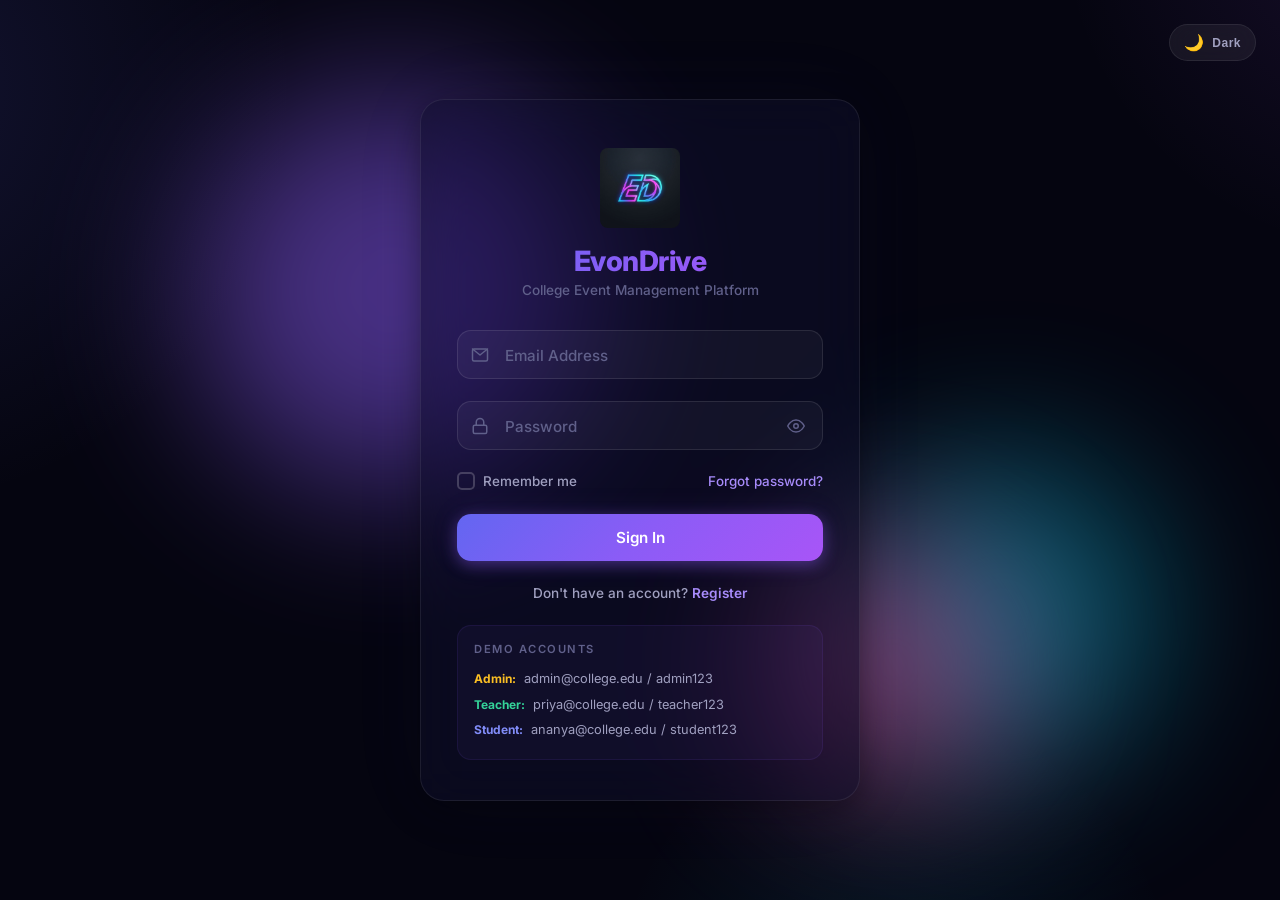
<file: admin.html>
<!DOCTYPE html>
<html lang="en" data-theme="dark">
<head>
  <meta charset="UTF-8">
  <meta name="viewport" content="width=device-width, initial-scale=1.0">
  <title>Admin Dashboard — EvonDrive</title>
  <meta name="description" content="Admin panel for managing events, teachers, students, and notices">
  <link rel="stylesheet" href="styles/dashboard.css">
  <link rel="manifest" href="manifest.json">
  <meta name="theme-color" content="#0B0D1A">
</head>
<body>
<div class="dashboard">
  <div class="sidebar-overlay" onclick="closeSidebar()"></div>
  <aside class="sidebar" id="sidebar">
    <div class="sidebar__logo"><div class="sidebar__logo-icon"><img src="images/logo.png" alt="Logo" style="width: 100%; height: 100%; object-fit: contain; border-radius: 8px;"></div><span class="sidebar__logo-text">EvonDrive</span></div>
    <nav class="sidebar__nav">
      <div class="sidebar__section-label">Main</div>
      <button class="sidebar__item active" data-section="sec-home" onclick="switchSection('sec-home')"><svg viewBox="0 0 24 24" fill="none" stroke="currentColor" stroke-width="2"><path d="M3 9l9-7 9 7v11a2 2 0 0 1-2 2H5a2 2 0 0 1-2-2z"/><polyline points="9 22 9 12 15 12 15 22"/></svg>Home</button>
      <button class="sidebar__item" data-section="sec-dashboard" onclick="switchSection('sec-dashboard')"><svg viewBox="0 0 24 24" fill="none" stroke="currentColor" stroke-width="2"><rect x="3" y="3" width="7" height="7" rx="1"/><rect x="14" y="3" width="7" height="7" rx="1"/><rect x="3" y="14" width="7" height="7" rx="1"/><rect x="14" y="14" width="7" height="7" rx="1"/></svg>Dashboard</button>
      <button class="sidebar__item" data-section="sec-events" onclick="switchSection('sec-events')"><svg viewBox="0 0 24 24" fill="none" stroke="currentColor" stroke-width="2"><rect x="3" y="4" width="18" height="18" rx="2"/><line x1="16" y1="2" x2="16" y2="6"/><line x1="8" y1="2" x2="8" y2="6"/><line x1="3" y1="10" x2="21" y2="10"/></svg>Events</button>
      <button class="sidebar__item" data-section="sec-teachers" onclick="switchSection('sec-teachers')"><svg viewBox="0 0 24 24" fill="none" stroke="currentColor" stroke-width="2"><path d="M17 21v-2a4 4 0 0 0-4-4H5a4 4 0 0 0-4 4v2"/><circle cx="9" cy="7" r="4"/><path d="M23 21v-2a4 4 0 0 0-3-3.87"/><path d="M16 3.13a4 4 0 0 1 0 7.75"/></svg>Teachers</button>
      <button class="sidebar__item" data-section="sec-students" onclick="switchSection('sec-students')"><svg viewBox="0 0 24 24" fill="none" stroke="currentColor" stroke-width="2"><path d="M17 21v-2a4 4 0 0 0-4-4H5a4 4 0 0 0-4 4v2"/><circle cx="9" cy="7" r="4"/></svg>Students</button>
      <button class="sidebar__item" data-section="sec-notices" onclick="switchSection('sec-notices')"><svg viewBox="0 0 24 24" fill="none" stroke="currentColor" stroke-width="2"><path d="M18 8A6 6 0 0 0 6 8c0 7-3 9-3 9h18s-3-2-3-9"/><path d="M13.73 21a2 2 0 0 1-3.46 0"/></svg>Notices</button>
      <button class="sidebar__item" data-section="sec-maps" onclick="switchSection('sec-maps')"><svg viewBox="0 0 24 24" fill="none" stroke="currentColor" stroke-width="2"><path d="M21 10c0 7-9 13-9 13s-9-6-9-13a9 9 0 0 1 18 0z"/><circle cx="12" cy="10" r="3"/></svg>Maps</button>
      <button class="sidebar__item" data-section="sec-gallery" onclick="switchSection('sec-gallery');renderGallery('galleryContainer')"><svg viewBox="0 0 24 24" fill="none" stroke="currentColor" stroke-width="2"><rect x="3" y="3" width="18" height="18" rx="2"/><circle cx="8.5" cy="8.5" r="1.5"/><polyline points="21 15 16 10 5 21"/></svg>Gallery</button>
      <button class="sidebar__item" data-section="sec-profile" onclick="switchSection('sec-profile')"><svg viewBox="0 0 24 24" fill="none" stroke="currentColor" stroke-width="2"><path d="M20 21v-2a4 4 0 0 0-4-4H8a4 4 0 0 0-4 4v2"/><circle cx="12" cy="7" r="4"/></svg>Profile</button>
    </nav>
  </aside>
  <div class="main-area">
    <header class="navbar">
      <div class="navbar__left">
        <button class="navbar__hamburger" onclick="toggleSidebar()"><svg viewBox="0 0 24 24" fill="none" stroke="currentColor" stroke-width="2"><line x1="3" y1="12" x2="21" y2="12"/><line x1="3" y1="6" x2="21" y2="6"/><line x1="3" y1="18" x2="21" y2="18"/></svg></button>
        <div class="navbar__search"><svg viewBox="0 0 24 24" fill="none" stroke="currentColor" stroke-width="2"><circle cx="11" cy="11" r="8"/><line x1="21" y1="21" x2="16.65" y2="16.65"/></svg><input type="text" placeholder="Search..." id="globalSearch"></div>
      </div>
      <div class="navbar__right">
        <button class="navbar__btn" id="themeToggleBtn" onclick="toggleTheme()" title="Toggle theme"></button>
        <div class="navbar__profile" style="position:relative">
          <div class="navbar__avatar" onclick="toggleProfileDropdown()" id="navAvatar">A</div>
          <div class="profile-dropdown" id="profileDropdown">
            <div class="profile-dropdown__item" style="flex-direction:column;align-items:flex-start;gap:2px;cursor:default"><strong id="ddName" style="color:var(--text-primary)">Admin</strong><span style="font-size:.75rem;color:var(--text-muted)" id="ddEmail">admin@college.edu</span></div>
            <div class="profile-dropdown__divider"></div>
            <button class="profile-dropdown__item profile-dropdown__item--danger" onclick="logout()"><svg width="16" height="16" viewBox="0 0 24 24" fill="none" stroke="currentColor" stroke-width="2"><path d="M9 21H5a2 2 0 0 1-2-2V5a2 2 0 0 1 2-2h4"/><polyline points="16 17 21 12 16 7"/><line x1="21" y1="12" x2="9" y2="12"/></svg>Sign Out</button>
          </div>
        </div>
      </div>
    </header>
    <main class="content">
      <!-- HOME -->
      <div class="section-content active" id="sec-home">
        <div class="welcome"><p class="welcome__greeting" id="adminGreeting">Good evening</p><h1 class="welcome__title">Admin <span>Dashboard</span></h1></div>
        <div id="featuredSliderContainer" class="mb-20"></div>
        <div id="noticesBannerHome" class="mb-20"></div>
        <div class="section-title">🔥 Upcoming Events</div>
        <div class="scroll-row mb-20" id="upcomingScroll"></div>
        <div class="section-title">✅ Completed Events</div>
        <div class="scroll-row" id="completedScroll"></div>
      </div>
      <!-- DASHBOARD -->
      <div class="section-content" id="sec-dashboard">
        <div class="welcome"><h1 class="welcome__title">📊 <span>Overview</span></h1></div>
        <div class="stats-row" id="statsRow"></div>
        <div class="dashboard-grid" id="dashboardGrid">
          <div class="panel"><div class="panel__header"><div class="panel__title">📅 Recent Events</div></div><div class="panel__body--flush" id="recentEventsList"></div></div>
          <div class="panel"><div class="panel__header"><div class="panel__title">🕒 Recent Activity</div></div><div class="panel__body" id="activityTimeline"></div></div>
        </div>
      </div>
      <!-- EVENTS -->
      <div class="section-content" id="sec-events"><div class="panel"><div class="panel__header"><div class="panel__title">📅 Event Management</div><div class="panel__actions"><button class="btn btn-primary btn-sm" onclick="openCreateEvent()">+ Add Event</button></div></div><div class="panel__body--flush" id="eventListPanel"></div></div></div>
      <!-- TEACHERS -->
      <div class="section-content" id="sec-teachers"><div class="panel" id="approvalPanel" style="display:none"><div class="panel__header"><div class="panel__title">⏳ Pending Approvals</div></div><div class="panel__body--flush" id="approvalList"></div></div><div class="panel"><div class="panel__header"><div class="panel__title">👨‍🏫 All Teachers</div></div><div class="panel__body--flush" id="teacherListPanel"></div></div></div>
      <!-- STUDENTS -->
      <div class="section-content" id="sec-students"><div class="panel"><div class="panel__header"><div class="panel__title">🎓 All Students</div></div><div class="panel__body--flush" id="studentListPanel"></div></div></div>
      <!-- NOTICES -->
      <div class="section-content" id="sec-notices"><div class="panel"><div class="panel__header"><div class="panel__title">📢 Notices</div><div class="panel__actions"><button class="btn btn-primary btn-sm" onclick="openAddNotice()">+ Add Notice</button></div></div><div class="panel__body" id="noticesListPanel"></div></div></div>
      <!-- MAPS -->
      <div class="section-content" id="sec-maps"><div class="welcome"><h1 class="welcome__title">📍 <span>Maps & Venues</span></h1></div><div id="mapsContainer"></div></div>
      <!-- GALLERY -->
      <div class="section-content" id="sec-gallery"><div class="welcome"><h1 class="welcome__title">📸 <span>Gallery</span></h1></div><div id="galleryContainer"></div></div>
      <!-- PROFILE -->
      <div class="section-content" id="sec-profile"><div class="panel"><div class="panel__header"><div class="panel__title">👤 My Profile</div></div><div class="panel__body" id="profileContainer"></div></div></div>
    </main>
  </div>
</div>
<script src="js/data.js"></script>
<script src="js/auth.js"></script>
<script src="js/dashboard-nav.js"></script>
<script src="js/admin.js"></script>
</body>
</html>
</file>
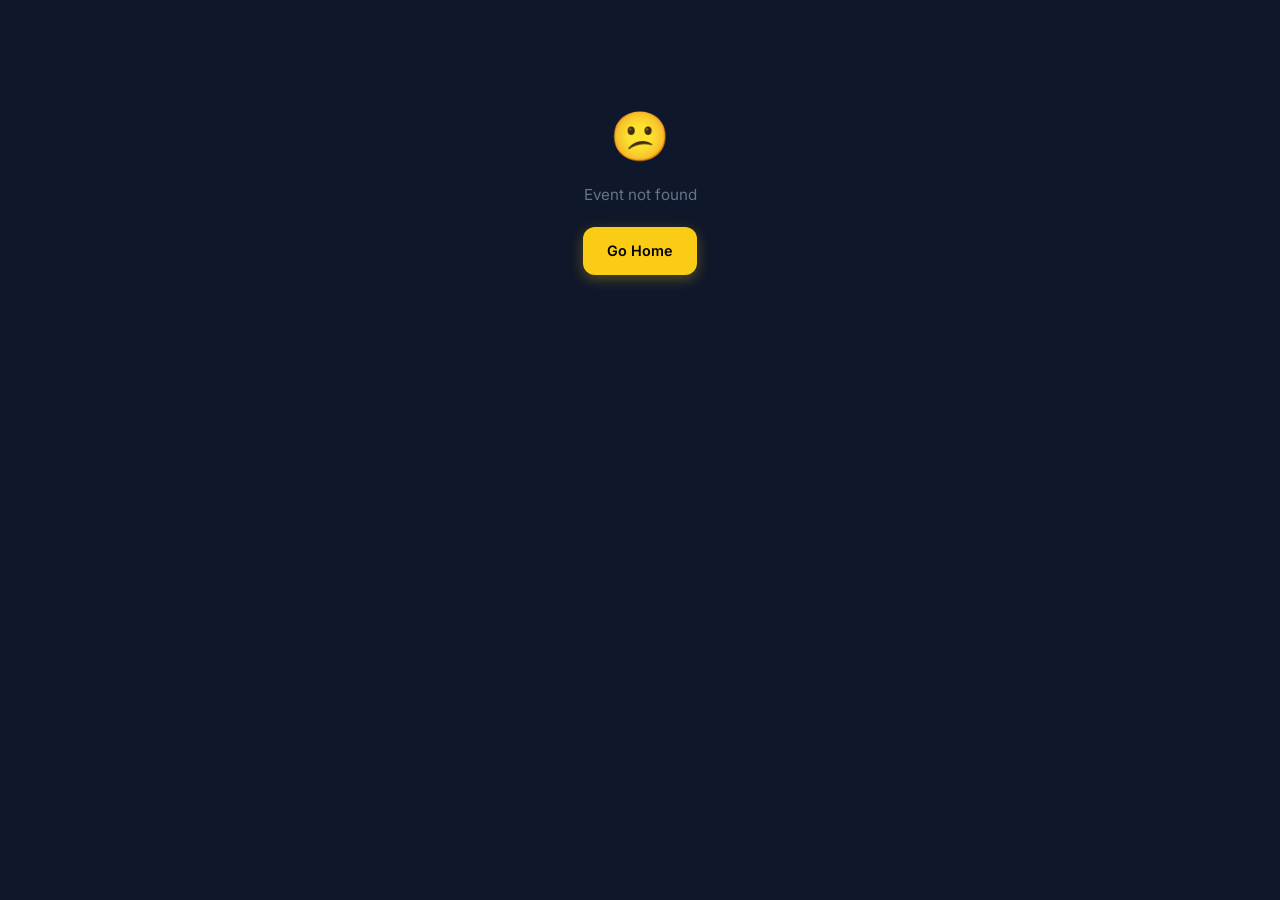
<file: event.html>
<!DOCTYPE html>
<html lang="en">
<head>
  <meta charset="UTF-8">
  <meta name="viewport" content="width=device-width, initial-scale=1.0, maximum-scale=1.0, user-scalable=no">
  <title>Event Details — EvonDrive</title>
  <meta name="description" content="View event details, speaker info, and reserve your seat">
  <link rel="stylesheet" href="styles/main.css">
  <link rel="manifest" href="manifest.json">
  <meta name="theme-color" content="#0a0a1a">
</head>
<body>

  <div id="eventContent"></div>

  <script src="js/data.js"></script>
  <script src="js/auth.js"></script>
  <script src="js/nav.js"></script>
  <script src="js/event-detail.js"></script>
</body>
</html>
</file>
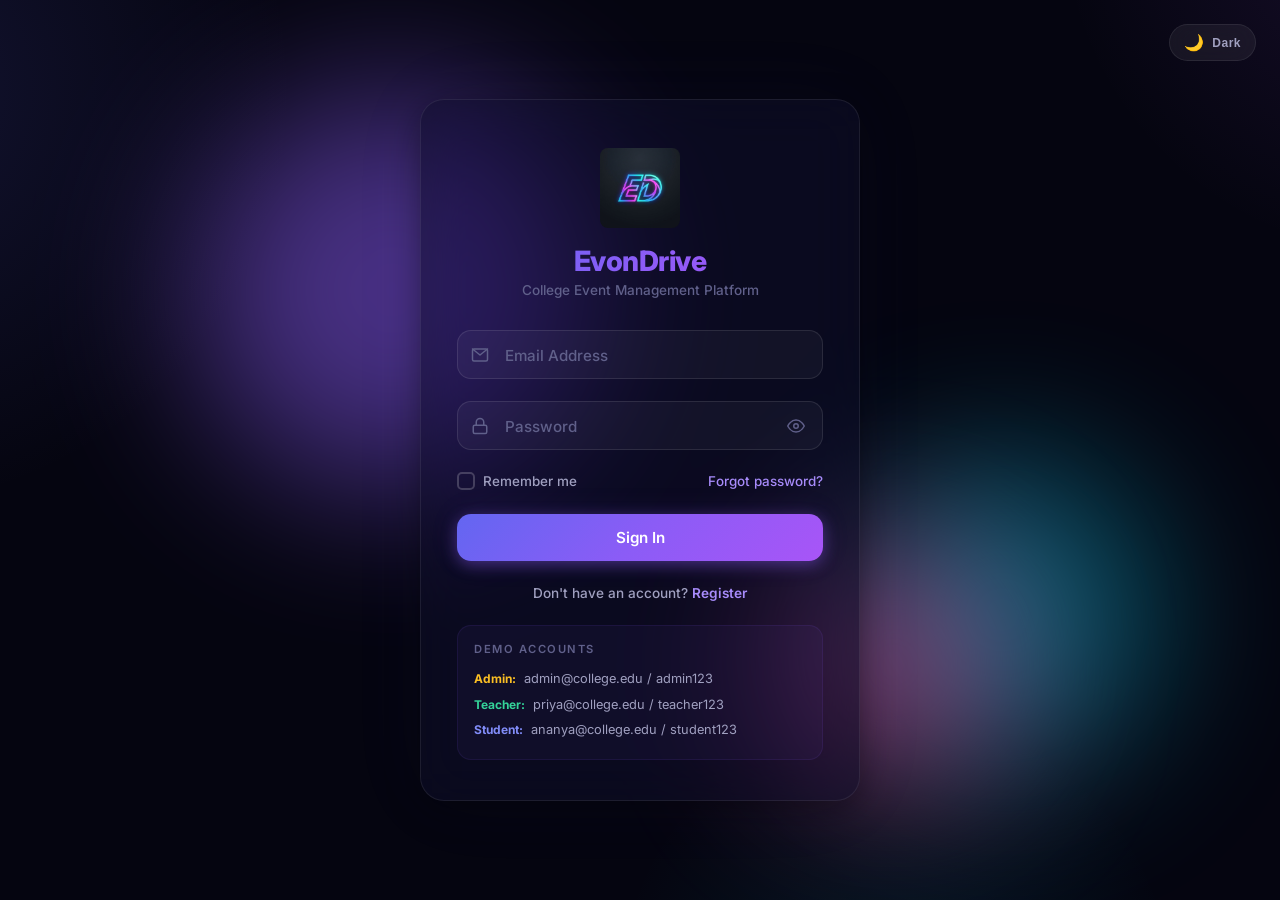
<file: login.html>
<!DOCTYPE html>
<html lang="en">
<head>
  <meta charset="UTF-8">
  <meta name="viewport" content="width=device-width, initial-scale=1.0, maximum-scale=1.0, user-scalable=no">
  <title>Login — EvonDrive</title>
  <meta name="description" content="Sign in to EvonDrive — your college event management platform">
  <link rel="stylesheet" href="styles/login.css">
  <link rel="manifest" href="manifest.json">
  <meta name="theme-color" content="#050510">
</head>
<body>

  <!-- ========== Animated Background ========== -->
  <div class="login-bg" aria-hidden="true">
    <div class="orb orb--1"></div>
    <div class="orb orb--2"></div>
    <div class="orb orb--3"></div>
  </div>

  <!-- ========== Dark/Light Toggle ========== -->
  <button class="theme-toggle" id="themeToggle" aria-label="Toggle theme">
    <span class="theme-toggle__icon">🌙</span>
    <span class="theme-toggle__label">Dark</span>
  </button>

  <!-- ========== Toast Container ========== -->
  <div class="toast-container" id="toastContainer"></div>

  <!-- ========== Login Wrapper ========== -->
  <div class="login-wrapper">
    <div class="login-card">

      <!-- Logo & Title -->
      <div class="login-card__logo"><img src="images/logo.png" alt="Logo" style="width: 80px; height: 80px; object-fit: contain; border-radius: 8px;"></div>
      <h1 class="login-card__title">EvonDrive</h1>
      <p class="login-card__subtitle">College Event Management Platform</p>

      <!-- Login Form -->
      <form id="loginForm" novalidate>

        <!-- Email Field -->
        <div class="form-group">
          <!-- Mail icon -->
          <svg class="form-group__icon" viewBox="0 0 24 24" fill="none" stroke="currentColor" stroke-width="2" stroke-linecap="round" stroke-linejoin="round">
            <rect x="2" y="4" width="20" height="16" rx="2"></rect>
            <path d="M22 4l-10 8L2 4"></path>
          </svg>
          <input
            type="email"
            id="email"
            class="form-input"
            placeholder="Email"
            autocomplete="email"
          >
          <label for="email" class="floating-label">Email Address</label>
        </div>

        <!-- Password Field -->
        <div class="form-group">
          <!-- Lock icon -->
          <svg class="form-group__icon" viewBox="0 0 24 24" fill="none" stroke="currentColor" stroke-width="2" stroke-linecap="round" stroke-linejoin="round">
            <rect x="3" y="11" width="18" height="11" rx="2"></rect>
            <path d="M7 11V7a5 5 0 0 1 10 0v4"></path>
          </svg>
          <input
            type="password"
            id="password"
            class="form-input"
            placeholder="Password"
            autocomplete="current-password"
            style="padding-right: 48px;"
          >
          <label for="password" class="floating-label">Password</label>
          <!-- Show/Hide toggle -->
          <button type="button" class="password-toggle" id="passwordToggle" aria-label="Show password">
            <!-- Eye icon -->
            <svg class="icon-eye" viewBox="0 0 24 24" fill="none" stroke="currentColor" stroke-width="2" stroke-linecap="round" stroke-linejoin="round">
              <path d="M1 12s4-8 11-8 11 8 11 8-4 8-11 8-11-8-11-8z"></path>
              <circle cx="12" cy="12" r="3"></circle>
            </svg>
            <!-- Eye-off icon -->
            <svg class="icon-eye-off" viewBox="0 0 24 24" fill="none" stroke="currentColor" stroke-width="2" stroke-linecap="round" stroke-linejoin="round">
              <path d="M17.94 17.94A10.07 10.07 0 0 1 12 20c-7 0-11-8-11-8a18.45 18.45 0 0 1 5.06-5.94"></path>
              <path d="M9.9 4.24A9.12 9.12 0 0 1 12 4c7 0 11 8 11 8a18.5 18.5 0 0 1-2.16 3.19"></path>
              <line x1="1" y1="1" x2="23" y2="23"></line>
              <path d="M14.12 14.12a3 3 0 1 1-4.24-4.24"></path>
            </svg>
          </button>
        </div>

        <!-- Remember Me + Forgot Password -->
        <div class="form-row">
          <label class="checkbox-group">
            <input type="checkbox" id="rememberMe">
            <span>Remember me</span>
          </label>
          <a href="#" class="forgot-link" id="forgotLink">Forgot password?</a>
        </div>

        <!-- Sign In Button -->
        <button type="submit" class="btn btn-primary" id="loginBtn">
          <span class="btn-text">Sign In</span>
          <span class="spinner"></span>
        </button>
      </form>

      <!-- Register Link -->
      <p class="login-footer">
        Don't have an account? <a href="register.html">Register</a>
      </p>

      <!-- Demo Credentials -->
      <div class="demo-box">
        <p class="demo-box__title">Demo Accounts</p>
        <div class="demo-box__row">
          <span class="demo-box__role demo-box__role--admin">Admin:</span>
          admin@college.edu / admin123
        </div>
        <div class="demo-box__row">
          <span class="demo-box__role demo-box__role--teacher">Teacher:</span>
          priya@college.edu / teacher123
        </div>
        <div class="demo-box__row">
          <span class="demo-box__role demo-box__role--student">Student:</span>
          ananya@college.edu / student123
        </div>
      </div>

    </div><!-- .login-card -->
  </div><!-- .login-wrapper -->

  <!-- ========== Forgot Password Modal ========== -->
  <div class="modal-overlay" id="forgotModal">
    <div class="modal">
      <h2 class="modal__title">Reset Password</h2>
      <p class="modal__text">Enter your registered email and set a new password.</p>

      <form id="resetForm" novalidate>
        <!-- Reset Email -->
        <div class="form-group">
          <svg class="form-group__icon" viewBox="0 0 24 24" fill="none" stroke="currentColor" stroke-width="2" stroke-linecap="round" stroke-linejoin="round">
            <rect x="2" y="4" width="20" height="16" rx="2"></rect>
            <path d="M22 4l-10 8L2 4"></path>
          </svg>
          <input type="email" id="resetEmail" class="form-input" placeholder="Email" autocomplete="email">
          <label for="resetEmail" class="floating-label">Registered Email</label>
        </div>
        <!-- New Password -->
        <div class="form-group">
          <svg class="form-group__icon" viewBox="0 0 24 24" fill="none" stroke="currentColor" stroke-width="2" stroke-linecap="round" stroke-linejoin="round">
            <rect x="3" y="11" width="18" height="11" rx="2"></rect>
            <path d="M7 11V7a5 5 0 0 1 10 0v4"></path>
          </svg>
          <input type="password" id="newPassword" class="form-input" placeholder="New Password">
          <label for="newPassword" class="floating-label">New Password</label>
        </div>
        <!-- Confirm Password -->
        <div class="form-group">
          <svg class="form-group__icon" viewBox="0 0 24 24" fill="none" stroke="currentColor" stroke-width="2" stroke-linecap="round" stroke-linejoin="round">
            <rect x="3" y="11" width="18" height="11" rx="2"></rect>
            <path d="M7 11V7a5 5 0 0 1 10 0v4"></path>
          </svg>
          <input type="password" id="confirmPassword" class="form-input" placeholder="Confirm Password">
          <label for="confirmPassword" class="floating-label">Confirm Password</label>
        </div>
        <button type="submit" class="btn btn-primary" id="resetBtn">
          <span class="btn-text">Reset Password</span>
          <span class="spinner"></span>
        </button>
      </form>

      <button class="btn btn-ghost modal__cancel" id="closeModal" style="margin-top:12px;">Cancel</button>
    </div>
  </div>

  <!-- ========== Scripts ========== -->
  <script src="js/data.js"></script>
  <script src="js/auth.js"></script>
  <script src="js/login.js"></script>

</body>
</html>
</file>
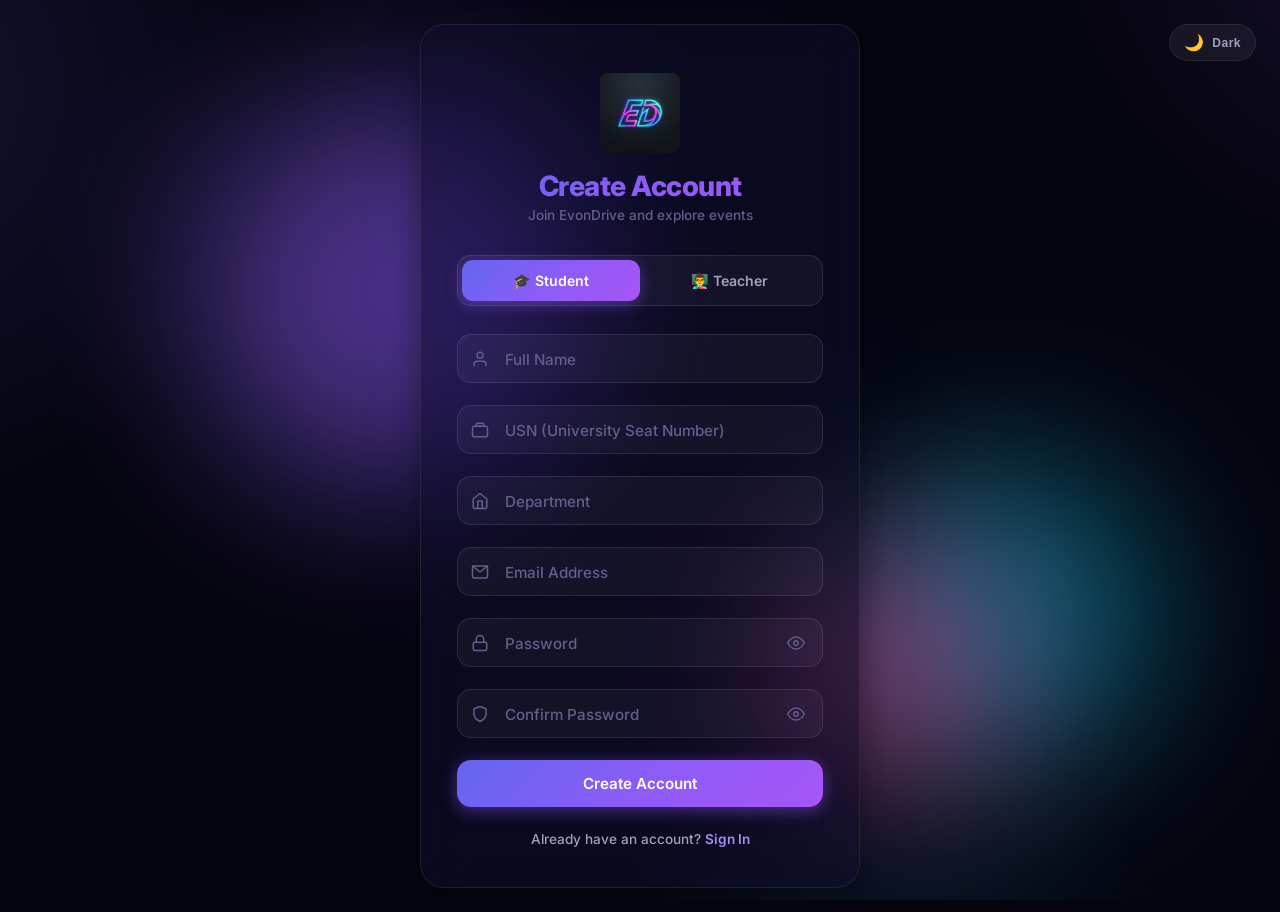
<file: register.html>
<!DOCTYPE html>
<html lang="en">
<head>
  <meta charset="UTF-8">
  <meta name="viewport" content="width=device-width, initial-scale=1.0, maximum-scale=1.0, user-scalable=no">
  <title>Register — EvonDrive</title>
  <meta name="description" content="Create your EvonDrive account to discover and join college events">
  <link rel="stylesheet" href="styles/login.css">
  <link rel="manifest" href="manifest.json">
  <meta name="theme-color" content="#050510">
</head>
<body>

  <!-- ========== Animated Background ========== -->
  <div class="login-bg" aria-hidden="true">
    <div class="orb orb--1"></div>
    <div class="orb orb--2"></div>
    <div class="orb orb--3"></div>
  </div>

  <!-- ========== Dark/Light Toggle ========== -->
  <button class="theme-toggle" id="themeToggle" aria-label="Toggle theme">
    <span class="theme-toggle__icon">🌙</span>
    <span class="theme-toggle__label">Dark</span>
  </button>

  <!-- ========== Toast Container ========== -->
  <div class="toast-container" id="toastContainer"></div>

  <!-- ========== Register Wrapper ========== -->
  <div class="login-wrapper">
    <div class="login-card">

      <!-- Logo & Title -->
      <div class="login-card__logo"><img src="images/logo.png" alt="Logo" style="width: 80px; height: 80px; object-fit: contain; border-radius: 8px;"></div>
      <h1 class="login-card__title">Create Account</h1>
      <p class="login-card__subtitle">Join EvonDrive and explore events</p>

      <!-- Role Toggle Tabs -->
      <div class="register-tabs">
        <button class="register-tab active" id="tabStudent" onclick="switchRegisterTab('student')">🎓 Student</button>
        <button class="register-tab" id="tabTeacher" onclick="switchRegisterTab('teacher')">👨‍🏫 Teacher</button>
      </div>

      <!-- ========== STUDENT REGISTRATION FORM ========== -->
      <form id="studentForm" novalidate>

        <!-- Full Name -->
        <div class="form-group">
          <svg class="form-group__icon" viewBox="0 0 24 24" fill="none" stroke="currentColor" stroke-width="2" stroke-linecap="round" stroke-linejoin="round">
            <path d="M20 21v-2a4 4 0 0 0-4-4H8a4 4 0 0 0-4 4v2"></path>
            <circle cx="12" cy="7" r="4"></circle>
          </svg>
          <input type="text" id="stuName" class="form-input" placeholder="Name" required autocomplete="name">
          <label for="stuName" class="floating-label">Full Name</label>
        </div>

        <!-- USN -->
        <div class="form-group">
          <svg class="form-group__icon" viewBox="0 0 24 24" fill="none" stroke="currentColor" stroke-width="2" stroke-linecap="round" stroke-linejoin="round">
            <rect x="2" y="7" width="20" height="14" rx="2"></rect>
            <path d="M16 3h-8l-2 4h12l-2-4z"></path>
          </svg>
          <input type="text" id="stuUSN" class="form-input" placeholder="USN" required>
          <label for="stuUSN" class="floating-label">USN (University Seat Number)</label>
        </div>

        <!-- Department -->
        <div class="form-group">
          <svg class="form-group__icon" viewBox="0 0 24 24" fill="none" stroke="currentColor" stroke-width="2" stroke-linecap="round" stroke-linejoin="round">
            <path d="M3 9l9-7 9 7v11a2 2 0 0 1-2 2H5a2 2 0 0 1-2-2z"></path>
            <polyline points="9 22 9 12 15 12 15 22"></polyline>
          </svg>
          <input type="text" id="stuDept" class="form-input" placeholder="Dept" required>
          <label for="stuDept" class="floating-label">Department</label>
        </div>

        <!-- Email -->
        <div class="form-group">
          <svg class="form-group__icon" viewBox="0 0 24 24" fill="none" stroke="currentColor" stroke-width="2" stroke-linecap="round" stroke-linejoin="round">
            <rect x="2" y="4" width="20" height="16" rx="2"></rect>
            <path d="M22 4l-10 8L2 4"></path>
          </svg>
          <input type="email" id="stuEmail" class="form-input" placeholder="Email" required autocomplete="email">
          <label for="stuEmail" class="floating-label">Email Address</label>
        </div>

        <!-- Password -->
        <div class="form-group">
          <svg class="form-group__icon" viewBox="0 0 24 24" fill="none" stroke="currentColor" stroke-width="2" stroke-linecap="round" stroke-linejoin="round">
            <rect x="3" y="11" width="18" height="11" rx="2"></rect>
            <path d="M7 11V7a5 5 0 0 1 10 0v4"></path>
          </svg>
          <input type="password" id="stuPassword" class="form-input" placeholder="Password" required minlength="6" autocomplete="new-password" style="padding-right: 48px;">
          <label for="stuPassword" class="floating-label">Password</label>
          <button type="button" class="password-toggle" onclick="togglePwdVisibility('stuPassword', this)" aria-label="Show password">
            <svg class="icon-eye" viewBox="0 0 24 24" fill="none" stroke="currentColor" stroke-width="2" stroke-linecap="round" stroke-linejoin="round">
              <path d="M1 12s4-8 11-8 11 8 11 8-4 8-11 8-11-8-11-8z"></path>
              <circle cx="12" cy="12" r="3"></circle>
            </svg>
            <svg class="icon-eye-off" viewBox="0 0 24 24" fill="none" stroke="currentColor" stroke-width="2" stroke-linecap="round" stroke-linejoin="round">
              <path d="M17.94 17.94A10.07 10.07 0 0 1 12 20c-7 0-11-8-11-8a18.45 18.45 0 0 1 5.06-5.94"></path>
              <path d="M9.9 4.24A9.12 9.12 0 0 1 12 4c7 0 11 8 11 8a18.5 18.5 0 0 1-2.16 3.19"></path>
              <line x1="1" y1="1" x2="23" y2="23"></line>
              <path d="M14.12 14.12a3 3 0 1 1-4.24-4.24"></path>
            </svg>
          </button>
        </div>

        <!-- Confirm Password -->
        <div class="form-group">
          <svg class="form-group__icon" viewBox="0 0 24 24" fill="none" stroke="currentColor" stroke-width="2" stroke-linecap="round" stroke-linejoin="round">
            <path d="M12 22s8-4 8-10V5l-8-3-8 3v7c0 6 8 10 8 10z"></path>
          </svg>
          <input type="password" id="stuConfirm" class="form-input" placeholder="Confirm" required minlength="6" autocomplete="new-password" style="padding-right: 48px;">
          <label for="stuConfirm" class="floating-label">Confirm Password</label>
          <button type="button" class="password-toggle" onclick="togglePwdVisibility('stuConfirm', this)" aria-label="Show password">
            <svg class="icon-eye" viewBox="0 0 24 24" fill="none" stroke="currentColor" stroke-width="2" stroke-linecap="round" stroke-linejoin="round">
              <path d="M1 12s4-8 11-8 11 8 11 8-4 8-11 8-11-8-11-8z"></path>
              <circle cx="12" cy="12" r="3"></circle>
            </svg>
            <svg class="icon-eye-off" viewBox="0 0 24 24" fill="none" stroke="currentColor" stroke-width="2" stroke-linecap="round" stroke-linejoin="round">
              <path d="M17.94 17.94A10.07 10.07 0 0 1 12 20c-7 0-11-8-11-8a18.45 18.45 0 0 1 5.06-5.94"></path>
              <path d="M9.9 4.24A9.12 9.12 0 0 1 12 4c7 0 11 8 11 8a18.5 18.5 0 0 1-2.16 3.19"></path>
              <line x1="1" y1="1" x2="23" y2="23"></line>
              <path d="M14.12 14.12a3 3 0 1 1-4.24-4.24"></path>
            </svg>
          </button>
        </div>

        <button type="submit" class="btn btn-primary" id="stuRegisterBtn">
          <span class="btn-text">Create Account</span>
          <span class="spinner"></span>
        </button>
      </form>

      <!-- ========== TEACHER REGISTRATION FORM ========== -->
      <form id="teacherForm" style="display: none;" novalidate>

        <!-- Full Name -->
        <div class="form-group">
          <svg class="form-group__icon" viewBox="0 0 24 24" fill="none" stroke="currentColor" stroke-width="2" stroke-linecap="round" stroke-linejoin="round">
            <path d="M20 21v-2a4 4 0 0 0-4-4H8a4 4 0 0 0-4 4v2"></path>
            <circle cx="12" cy="7" r="4"></circle>
          </svg>
          <input type="text" id="tchName" class="form-input" placeholder="Name" required autocomplete="name">
          <label for="tchName" class="floating-label">Full Name</label>
        </div>

        <!-- Phone Number -->
        <div class="form-group">
          <svg class="form-group__icon" viewBox="0 0 24 24" fill="none" stroke="currentColor" stroke-width="2" stroke-linecap="round" stroke-linejoin="round">
            <path d="M22 16.92v3a2 2 0 0 1-2.18 2 19.79 19.79 0 0 1-8.63-3.07 19.5 19.5 0 0 1-6-6A19.79 19.79 0 0 1 2.12 4.18 2 2 0 0 1 4.11 2h3a2 2 0 0 1 2 1.72c.127.96.361 1.903.7 2.81a2 2 0 0 1-.45 2.11L8.09 9.91a16 16 0 0 0 6 6l1.27-1.27a2 2 0 0 1 2.11-.45c.907.339 1.85.573 2.81.7A2 2 0 0 1 22 16.92z"></path>
          </svg>
          <input type="tel" id="tchPhone" class="form-input" placeholder="Phone" required pattern="[0-9]{10}" title="Enter a valid 10-digit phone number">
          <label for="tchPhone" class="floating-label">Phone Number</label>
        </div>

        <!-- Employee ID -->
        <div class="form-group">
          <svg class="form-group__icon" viewBox="0 0 24 24" fill="none" stroke="currentColor" stroke-width="2" stroke-linecap="round" stroke-linejoin="round">
            <rect x="2" y="7" width="20" height="14" rx="2"></rect>
            <path d="M16 3h-8l-2 4h12l-2-4z"></path>
          </svg>
          <input type="text" id="tchEmpId" class="form-input" placeholder="ID" required>
          <label for="tchEmpId" class="floating-label">USN / Employee ID</label>
        </div>

        <!-- Department -->
        <div class="form-group">
          <svg class="form-group__icon" viewBox="0 0 24 24" fill="none" stroke="currentColor" stroke-width="2" stroke-linecap="round" stroke-linejoin="round">
            <path d="M3 9l9-7 9 7v11a2 2 0 0 1-2 2H5a2 2 0 0 1-2-2z"></path>
            <polyline points="9 22 9 12 15 12 15 22"></polyline>
          </svg>
          <input type="text" id="tchDept" class="form-input" placeholder="Dept" required>
          <label for="tchDept" class="floating-label">Department</label>
        </div>

        <!-- Email -->
        <div class="form-group">
          <svg class="form-group__icon" viewBox="0 0 24 24" fill="none" stroke="currentColor" stroke-width="2" stroke-linecap="round" stroke-linejoin="round">
            <rect x="2" y="4" width="20" height="16" rx="2"></rect>
            <path d="M22 4l-10 8L2 4"></path>
          </svg>
          <input type="email" id="tchEmail" class="form-input" placeholder="Email" required autocomplete="email">
          <label for="tchEmail" class="floating-label">Email Address</label>
        </div>

        <!-- Password -->
        <div class="form-group">
          <svg class="form-group__icon" viewBox="0 0 24 24" fill="none" stroke="currentColor" stroke-width="2" stroke-linecap="round" stroke-linejoin="round">
            <rect x="3" y="11" width="18" height="11" rx="2"></rect>
            <path d="M7 11V7a5 5 0 0 1 10 0v4"></path>
          </svg>
          <input type="password" id="tchPassword" class="form-input" placeholder="Password" required minlength="6" autocomplete="new-password" style="padding-right: 48px;">
          <label for="tchPassword" class="floating-label">Password</label>
          <button type="button" class="password-toggle" onclick="togglePwdVisibility('tchPassword', this)" aria-label="Show password">
            <svg class="icon-eye" viewBox="0 0 24 24" fill="none" stroke="currentColor" stroke-width="2" stroke-linecap="round" stroke-linejoin="round">
              <path d="M1 12s4-8 11-8 11 8 11 8-4 8-11 8-11-8-11-8z"></path>
              <circle cx="12" cy="12" r="3"></circle>
            </svg>
            <svg class="icon-eye-off" viewBox="0 0 24 24" fill="none" stroke="currentColor" stroke-width="2" stroke-linecap="round" stroke-linejoin="round">
              <path d="M17.94 17.94A10.07 10.07 0 0 1 12 20c-7 0-11-8-11-8a18.45 18.45 0 0 1 5.06-5.94"></path>
              <path d="M9.9 4.24A9.12 9.12 0 0 1 12 4c7 0 11 8 11 8a18.5 18.5 0 0 1-2.16 3.19"></path>
              <line x1="1" y1="1" x2="23" y2="23"></line>
              <path d="M14.12 14.12a3 3 0 1 1-4.24-4.24"></path>
            </svg>
          </button>
        </div>

        <!-- Confirm Password -->
        <div class="form-group">
          <svg class="form-group__icon" viewBox="0 0 24 24" fill="none" stroke="currentColor" stroke-width="2" stroke-linecap="round" stroke-linejoin="round">
            <path d="M12 22s8-4 8-10V5l-8-3-8 3v7c0 6 8 10 8 10z"></path>
          </svg>
          <input type="password" id="tchConfirm" class="form-input" placeholder="Confirm" required minlength="6" autocomplete="new-password" style="padding-right: 48px;">
          <label for="tchConfirm" class="floating-label">Confirm Password</label>
          <button type="button" class="password-toggle" onclick="togglePwdVisibility('tchConfirm', this)" aria-label="Show password">
            <svg class="icon-eye" viewBox="0 0 24 24" fill="none" stroke="currentColor" stroke-width="2" stroke-linecap="round" stroke-linejoin="round">
              <path d="M1 12s4-8 11-8 11 8 11 8-4 8-11 8-11-8-11-8z"></path>
              <circle cx="12" cy="12" r="3"></circle>
            </svg>
            <svg class="icon-eye-off" viewBox="0 0 24 24" fill="none" stroke="currentColor" stroke-width="2" stroke-linecap="round" stroke-linejoin="round">
              <path d="M17.94 17.94A10.07 10.07 0 0 1 12 20c-7 0-11-8-11-8a18.45 18.45 0 0 1 5.06-5.94"></path>
              <path d="M9.9 4.24A9.12 9.12 0 0 1 12 4c7 0 11 8 11 8a18.5 18.5 0 0 1-2.16 3.19"></path>
              <line x1="1" y1="1" x2="23" y2="23"></line>
              <path d="M14.12 14.12a3 3 0 1 1-4.24-4.24"></path>
            </svg>
          </button>
        </div>

        <button type="submit" class="btn btn-primary" id="tchRegisterBtn">
          <span class="btn-text">Create Account</span>
          <span class="spinner"></span>
        </button>
      </form>

      <!-- Sign In Link -->
      <p class="login-footer">
        Already have an account? <a href="login.html">Sign In</a>
      </p>

    </div><!-- .login-card -->
  </div><!-- .login-wrapper -->

  <!-- ========== Scripts ========== -->
  <script src="js/data.js"></script>
  <script src="js/auth.js"></script>
  <script>
    // Redirect if already logged in
    if (isLoggedIn()) {
      const user = getCurrentUser();
      redirectToDashboard(user.role);
    }

    // ---- Theme Toggle (same as login) ----
    const themeToggle = document.getElementById('themeToggle');
    const savedTheme = localStorage.getItem('cv_theme');
    if (savedTheme === 'light') document.body.classList.add('light-mode');
    updateToggleLabel();

    themeToggle.addEventListener('click', () => {
      document.body.classList.toggle('light-mode');
      const isLight = document.body.classList.contains('light-mode');
      localStorage.setItem('cv_theme', isLight ? 'light' : 'dark');
      updateToggleLabel();
    });

    function updateToggleLabel() {
      const isLight = document.body.classList.contains('light-mode');
      document.querySelector('.theme-toggle__icon').textContent = isLight ? '☀️' : '🌙';
      document.querySelector('.theme-toggle__label').textContent = isLight ? 'Light' : 'Dark';
    }

    // ---- Floating Label Logic ----
    document.querySelectorAll('.form-input').forEach(input => {
      const check = () => input.classList.toggle('has-value', input.value.length > 0);
      input.addEventListener('input', check);
      input.addEventListener('change', check);
      check();
    });

    // ---- Password Toggle ----
    function togglePwdVisibility(inputId, btn) {
      const input = document.getElementById(inputId);
      const isPassword = input.type === 'password';
      input.type = isPassword ? 'text' : 'password';
    }

    // ---- Toast ----
    function showToast(message, type = 'success') {
      const container = document.getElementById('toastContainer');
      const toast = document.createElement('div');
      toast.className = `toast toast--${type}`;
      const icon = type === 'success' ? '✓' : type === 'error' ? '✕' : 'ℹ';
      toast.innerHTML = `<span>${icon}</span><span>${message}</span>`;
      container.appendChild(toast);
      setTimeout(() => {
        toast.style.animation = 'toastOut 0.3s ease forwards';
        setTimeout(() => toast.remove(), 300);
      }, 3500);
    }

    // ---- Tab Switching ----
    function switchRegisterTab(tab) {
      document.getElementById('tabStudent').classList.toggle('active', tab === 'student');
      document.getElementById('tabTeacher').classList.toggle('active', tab === 'teacher');
      document.getElementById('studentForm').style.display = tab === 'student' ? 'block' : 'none';
      document.getElementById('teacherForm').style.display = tab === 'teacher' ? 'block' : 'none';
    }

    // ---- Helper: generate unique ID ----
    function genUserId() {
      return 'u' + Date.now().toString(36) + Math.random().toString(36).substr(2, 4);
    }

    // ---- Helper: check email uniqueness ----
    function isEmailTaken(email) {
      const users = getUsers();
      const pending = getPendingTeachers();
      return users.some(u => u.email === email) || pending.some(u => u.email === email);
    }

    // ---- Set loading state ----
    function setLoading(btn, loading) {
      if (loading) {
        btn.classList.add('btn--loading');
      } else {
        btn.classList.remove('btn--loading');
      }
    }

    // ========== STUDENT REGISTRATION ==========
    document.getElementById('studentForm').addEventListener('submit', function(e) {
      e.preventDefault();

      const name = document.getElementById('stuName').value.trim();
      const usn = document.getElementById('stuUSN').value.trim();
      const department = document.getElementById('stuDept').value.trim();
      const email = document.getElementById('stuEmail').value.trim().toLowerCase();
      const password = document.getElementById('stuPassword').value;
      const confirm = document.getElementById('stuConfirm').value;
      const btn = document.getElementById('stuRegisterBtn');

      // Validation
      if (!name || !usn || !department || !email || !password || !confirm) {
        showToast('All fields are required', 'error');
        return;
      }
      if (password.length < 6) {
        showToast('Password must be at least 6 characters', 'error');
        return;
      }
      if (password !== confirm) {
        showToast('Passwords do not match', 'error');
        return;
      }
      if (isEmailTaken(email)) {
        showToast('An account with this email already exists', 'error');
        return;
      }

      setLoading(btn, true);

      setTimeout(() => {
        // Create student user
        const newUser = {
          id: genUserId(),
          name: name,
          usn: usn,
          department: department,
          email: email,
          password: password,
          role: 'student',
          avatar: ''
        };

        const users = getUsers();
        users.push(newUser);
        saveUsers(users);

        setLoading(btn, false);
        showToast('Account created! Redirecting to login...', 'success');
        this.reset();
        document.querySelectorAll('.form-input').forEach(i => i.classList.remove('has-value'));

        setTimeout(() => {
          window.location.href = 'login.html';
        }, 1500);
      }, 800);
    });

    // ========== TEACHER REGISTRATION ==========
    document.getElementById('teacherForm').addEventListener('submit', function(e) {
      e.preventDefault();

      const name = document.getElementById('tchName').value.trim();
      const phone = document.getElementById('tchPhone').value.trim();
      const employee_id = document.getElementById('tchEmpId').value.trim();
      const department = document.getElementById('tchDept').value.trim();
      const email = document.getElementById('tchEmail').value.trim().toLowerCase();
      const password = document.getElementById('tchPassword').value;
      const confirm = document.getElementById('tchConfirm').value;
      const btn = document.getElementById('tchRegisterBtn');

      // Validation
      if (!name || !phone || !employee_id || !department || !email || !password || !confirm) {
        showToast('All fields are required', 'error');
        return;
      }
      if (password.length < 6) {
        showToast('Password must be at least 6 characters', 'error');
        return;
      }
      if (password !== confirm) {
        showToast('Passwords do not match', 'error');
        return;
      }
      if (isEmailTaken(email)) {
        showToast('An account with this email already exists', 'error');
        return;
      }

      setLoading(btn, true);

      setTimeout(() => {
        // Create teacher (pending approval)
        const newTeacher = {
          id: genUserId(),
          name: name,
          phone: phone,
          employee_id: employee_id,
          department: department,
          email: email,
          password: password,
          role: 'teacher',
          status: 'pending',
          requestedAt: new Date().toISOString(),
          coordinators: [],
          avatar: ''
        };

        const pending = getPendingTeachers();
        pending.push(newTeacher);
        savePendingTeachers(pending);

        setLoading(btn, false);
        showToast('⏳ Submitted for admin approval!', 'info');
        this.reset();
        document.querySelectorAll('.form-input').forEach(i => i.classList.remove('has-value'));
      }, 800);
    });
  </script>
</body>
</html>
</file>
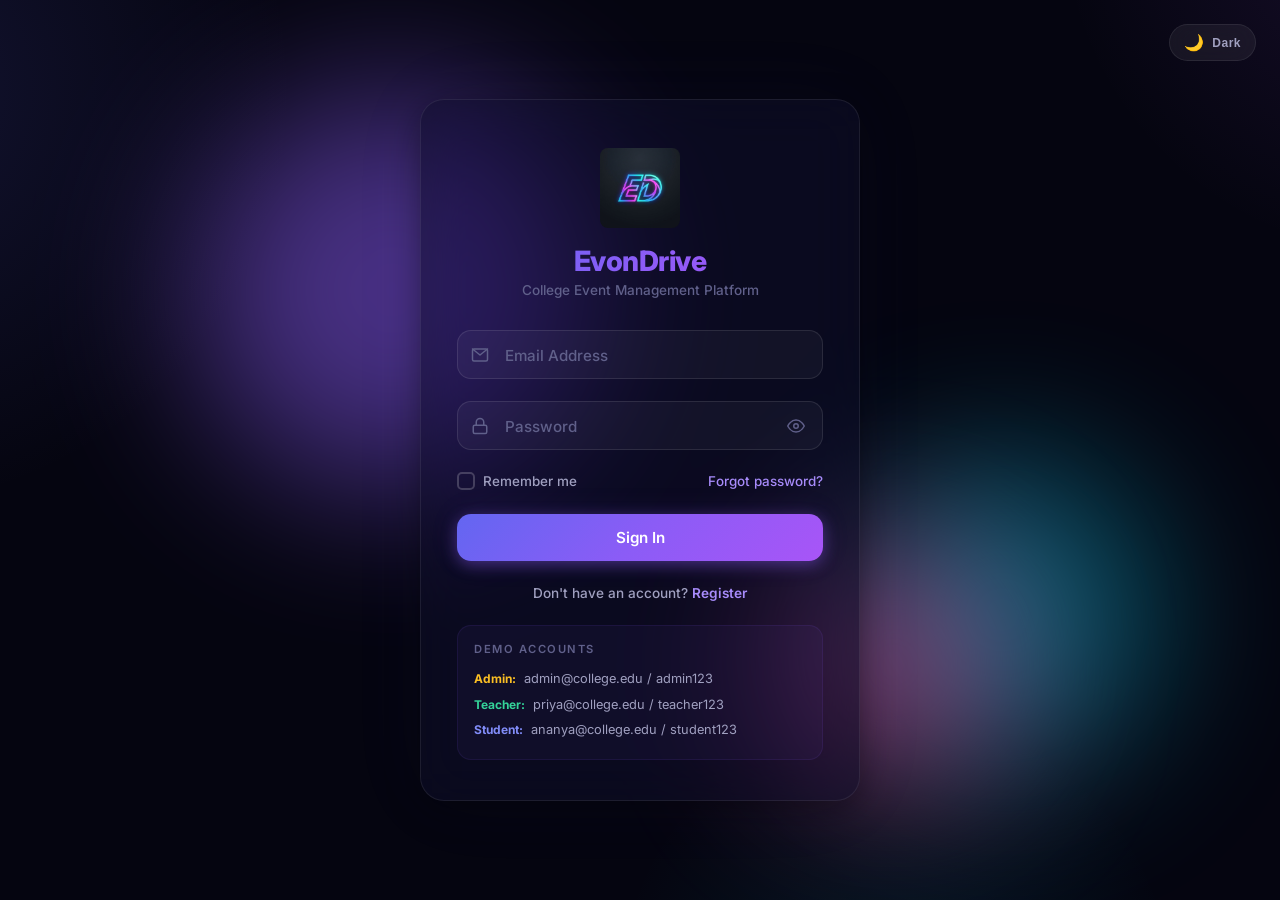
<file: student.html>
<!DOCTYPE html>
<html lang="en" data-theme="dark">
<head>
  <meta charset="UTF-8">
  <meta name="viewport" content="width=device-width, initial-scale=1.0, maximum-scale=5.0, user-scalable=yes, viewport-fit=cover">
  <title>Student Dashboard — EvonDrive</title>
  <meta name="description" content="Browse events, register, and manage your favorites">
  <link rel="stylesheet" href="styles/dashboard.css">
  <link rel="manifest" href="manifest.json">
  <meta name="theme-color" content="#0B0D1A">
</head>
<body>
<div class="dashboard">
  <div class="sidebar-overlay" onclick="closeSidebar()"></div>
  <aside class="sidebar" id="sidebar">
    <div class="sidebar__logo"><div class="sidebar__logo-icon"><img src="images/logo.png" alt="Logo" style="width: 100%; height: 100%; object-fit: contain; border-radius: 8px;"></div><span class="sidebar__logo-text">EvonDrive</span></div>
    <nav class="sidebar__nav">
      <div class="sidebar__section-label">Menu</div>
      <button class="sidebar__item active" data-section="sec-home" onclick="switchStudentSection('sec-home')"><svg viewBox="0 0 24 24" fill="none" stroke="currentColor" stroke-width="2"><path d="M3 9l9-7 9 7v11a2 2 0 0 1-2 2H5a2 2 0 0 1-2-2z"/><polyline points="9 22 9 12 15 12 15 22"/></svg>Home</button>
      <button class="sidebar__item" data-section="sec-allevents" onclick="switchStudentSection('sec-allevents')"><svg viewBox="0 0 24 24" fill="none" stroke="currentColor" stroke-width="2"><rect x="3" y="4" width="18" height="18" rx="2" ry="2"/><line x1="16" y1="2" x2="16" y2="6"/><line x1="8" y1="2" x2="8" y2="6"/><line x1="3" y1="10" x2="21" y2="10"/></svg>All Events</button>
      <button class="sidebar__item" data-section="sec-favorites" onclick="switchStudentSection('sec-favorites')"><svg viewBox="0 0 24 24" fill="none" stroke="currentColor" stroke-width="2"><path d="M20.84 4.61a5.5 5.5 0 0 0-7.78 0L12 5.67l-1.06-1.06a5.5 5.5 0 0 0-7.78 7.78l1.06 1.06L12 21.23l7.78-7.78 1.06-1.06a5.5 5.5 0 0 0 0-7.78z"/></svg>Favorites</button>
      <button class="sidebar__item" data-section="sec-maps" onclick="switchStudentSection('sec-maps')"><svg viewBox="0 0 24 24" fill="none" stroke="currentColor" stroke-width="2"><path d="M21 10c0 7-9 13-9 13s-9-6-9-13a9 9 0 0 1 18 0z"/><circle cx="12" cy="10" r="3"/></svg>Maps</button>
      <button class="sidebar__item" data-section="sec-gallery" onclick="switchStudentSection('sec-gallery')"><svg viewBox="0 0 24 24" fill="none" stroke="currentColor" stroke-width="2"><rect x="3" y="3" width="18" height="18" rx="2"/><circle cx="8.5" cy="8.5" r="1.5"/><polyline points="21 15 16 10 5 21"/></svg>Gallery</button>
      <button class="sidebar__item" data-section="sec-profile" onclick="switchStudentSection('sec-profile')"><svg viewBox="0 0 24 24" fill="none" stroke="currentColor" stroke-width="2"><path d="M20 21v-2a4 4 0 0 0-4-4H8a4 4 0 0 0-4 4v2"/><circle cx="12" cy="7" r="4"/></svg>Profile</button>
    </nav>
  </aside>
  <div class="main-area">
    <header class="navbar">
      <div class="navbar__left">
        <button class="navbar__hamburger" onclick="toggleSidebar()"><svg viewBox="0 0 24 24" fill="none" stroke="currentColor" stroke-width="2"><line x1="3" y1="12" x2="21" y2="12"/><line x1="3" y1="6" x2="21" y2="6"/><line x1="3" y1="18" x2="21" y2="18"/></svg></button>
        <div class="navbar__search"><svg viewBox="0 0 24 24" fill="none" stroke="currentColor" stroke-width="2"><circle cx="11" cy="11" r="8"/><line x1="21" y1="21" x2="16.65" y2="16.65"/></svg><input type="text" placeholder="Search events..." id="searchInput" oninput="renderHome(); if(window.renderAllEvents) renderAllEvents();"></div>
      </div>
      <div class="navbar__right">
        <button class="navbar__btn" id="themeToggleBtn" onclick="toggleTheme()" title="Toggle theme"></button>
        <div class="navbar__profile" style="position:relative">
          <div class="navbar__avatar" onclick="toggleProfileDropdown()" id="navAvatar">S</div>
          <div class="profile-dropdown" id="profileDropdown">
            <div class="profile-dropdown__item" style="flex-direction:column;align-items:flex-start;gap:2px;cursor:default"><strong id="ddName" style="color:var(--text-primary)">Student</strong><span style="font-size:.75rem;color:var(--text-muted)" id="ddEmail">student@college.edu</span></div>
            <div class="profile-dropdown__divider"></div>
            <button class="profile-dropdown__item profile-dropdown__item--danger" onclick="logout()"><svg width="16" height="16" viewBox="0 0 24 24" fill="none" stroke="currentColor" stroke-width="2"><path d="M9 21H5a2 2 0 0 1-2-2V5a2 2 0 0 1 2-2h4"/><polyline points="16 17 21 12 16 7"/><line x1="21" y1="12" x2="9" y2="12"/></svg>Sign Out</button>
          </div>
        </div>
      </div>
    </header>
    <main class="content">
      <!-- HOME -->
      <div class="section-content active" id="sec-home">
        <div class="welcome"><p class="welcome__greeting" id="studentGreeting">Welcome back 👋</p><h1 class="welcome__title">Student <span>Dashboard</span></h1></div>
        <div id="featuredSliderContainer" class="mb-20"></div>
        <div id="noticesBannerHome" class="mb-20"></div>
        <div class="section-title">🔥 Upcoming Events</div>
        <div class="scroll-row mb-20" id="upcomingScroll"></div>
        <div class="section-title">✅ Completed Events</div>
        <div class="scroll-row" id="completedScroll"></div>
      </div>
      <!-- ALL EVENTS -->
      <div class="section-content" id="sec-allevents"><div class="welcome"><h1 class="welcome__title">📅 <span>All Events</span></h1></div><div class="panel"><div class="panel__body" id="allEventsContainer"></div></div></div>
      <!-- FAVORITES -->
      <div class="section-content" id="sec-favorites"><div class="welcome"><h1 class="welcome__title">❤️ <span>Favorites</span></h1></div><div class="panel"><div class="panel__body" id="favoritesContainer"></div></div></div>
      <!-- MAPS -->
      <div class="section-content" id="sec-maps"><div class="welcome"><h1 class="welcome__title">📍 <span>Maps & Venues</span></h1></div><div id="mapsContainer"></div></div>
      <!-- GALLERY -->
      <div class="section-content" id="sec-gallery"><div class="welcome"><h1 class="welcome__title">📸 <span>Gallery</span></h1></div><div id="galleryContainer"></div></div>
      <!-- PROFILE -->
      <div class="section-content" id="sec-profile"><div class="panel"><div class="panel__header"><div class="panel__title">👤 My Profile</div></div><div class="panel__body" id="profileContainer"></div></div></div>
    </main>
  </div>
  <!-- Mobile Bottom Nav -->
  <nav class="student-bottom-nav" id="studentBottomNav">
    <button class="student-bottom-nav__item active" data-section="sec-home" onclick="switchStudentSection('sec-home')">
      <svg viewBox="0 0 24 24" fill="none" stroke="currentColor" stroke-width="2"><path d="M3 9l9-7 9 7v11a2 2 0 0 1-2 2H5a2 2 0 0 1-2-2z"/><polyline points="9 22 9 12 15 12 15 22"/></svg>
      Home
    </button>
    <button class="student-bottom-nav__item" data-section="sec-allevents" onclick="switchStudentSection('sec-allevents')">
      <svg viewBox="0 0 24 24" fill="none" stroke="currentColor" stroke-width="2"><rect x="3" y="4" width="18" height="18" rx="2" ry="2"/><line x1="16" y1="2" x2="16" y2="6"/><line x1="8" y1="2" x2="8" y2="6"/><line x1="3" y1="10" x2="21" y2="10"/></svg>
      All Events
    </button>
    <button class="student-bottom-nav__item" data-section="sec-favorites" onclick="switchStudentSection('sec-favorites')">
      <svg viewBox="0 0 24 24" fill="none" stroke="currentColor" stroke-width="2"><path d="M20.84 4.61a5.5 5.5 0 0 0-7.78 0L12 5.67l-1.06-1.06a5.5 5.5 0 0 0-7.78 7.78l1.06 1.06L12 21.23l7.78-7.78 1.06-1.06a5.5 5.5 0 0 0 0-7.78z"/></svg>
      Favorites
    </button>
    <button class="student-bottom-nav__item" data-section="sec-maps" onclick="switchStudentSection('sec-maps')">
      <svg viewBox="0 0 24 24" fill="none" stroke="currentColor" stroke-width="2"><path d="M21 10c0 7-9 13-9 13s-9-6-9-13a9 9 0 0 1 18 0z"/><circle cx="12" cy="10" r="3"/></svg>
      Maps
    </button>
    <button class="student-bottom-nav__item" data-section="sec-gallery" onclick="switchStudentSection('sec-gallery')">
      <svg viewBox="0 0 24 24" fill="none" stroke="currentColor" stroke-width="2"><rect x="3" y="3" width="18" height="18" rx="2"/><circle cx="8.5" cy="8.5" r="1.5"/><polyline points="21 15 16 10 5 21"/></svg>
      Gallery
    </button>
    <button class="student-bottom-nav__item" data-section="sec-profile" onclick="switchStudentSection('sec-profile')">
      <svg viewBox="0 0 24 24" fill="none" stroke="currentColor" stroke-width="2"><path d="M20 21v-2a4 4 0 0 0-4-4H8a4 4 0 0 0-4 4v2"/><circle cx="12" cy="7" r="4"/></svg>
      Profile
    </button>
  </nav>
</div>
<script src="js/data.js"></script>
<script src="js/auth.js"></script>
<script src="js/dashboard-nav.js"></script>
<script src="js/student.js"></script>
</body>
</html>
</file>
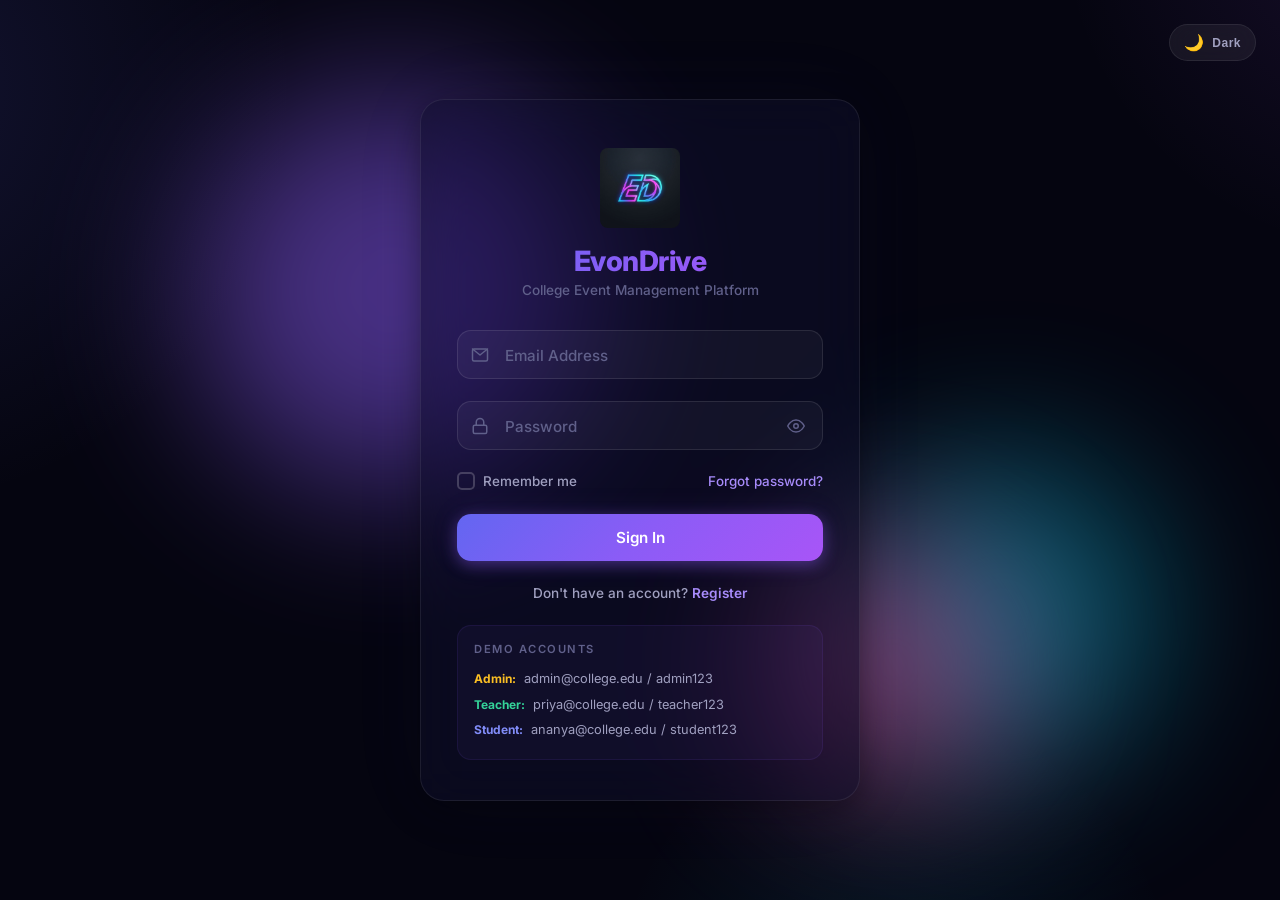
<file: teacher.html>
<!DOCTYPE html>
<html lang="en" data-theme="dark">
<head>
  <meta charset="UTF-8">
  <meta name="viewport" content="width=device-width, initial-scale=1.0">
  <title>Teacher Dashboard — EvonDrive</title>
  <meta name="description" content="Manage your assigned events and student coordinators">
  <link rel="stylesheet" href="styles/dashboard.css">
  <link rel="manifest" href="manifest.json">
  <meta name="theme-color" content="#0B0D1A">
</head>
<body>
<div class="dashboard">
  <div class="sidebar-overlay" onclick="closeSidebar()"></div>
  <aside class="sidebar" id="sidebar">
    <div class="sidebar__logo"><div class="sidebar__logo-icon"><img src="images/logo.png" alt="Logo" style="width: 100%; height: 100%; object-fit: contain; border-radius: 8px;"></div><span class="sidebar__logo-text">EvonDrive</span></div>
    <nav class="sidebar__nav">
      <div class="sidebar__section-label">Main</div>
      <button class="sidebar__item active" data-section="sec-home" onclick="switchSection('sec-home')"><svg viewBox="0 0 24 24" fill="none" stroke="currentColor" stroke-width="2"><path d="M3 9l9-7 9 7v11a2 2 0 0 1-2 2H5a2 2 0 0 1-2-2z"/><polyline points="9 22 9 12 15 12 15 22"/></svg>Home</button>
      <button class="sidebar__item" data-section="sec-events" onclick="switchSection('sec-events')"><svg viewBox="0 0 24 24" fill="none" stroke="currentColor" stroke-width="2"><rect x="3" y="4" width="18" height="18" rx="2"/><line x1="16" y1="2" x2="16" y2="6"/><line x1="8" y1="2" x2="8" y2="6"/><line x1="3" y1="10" x2="21" y2="10"/></svg>My Events</button>
      <button class="sidebar__item" data-section="sec-coordinators" onclick="switchSection('sec-coordinators')"><svg viewBox="0 0 24 24" fill="none" stroke="currentColor" stroke-width="2"><path d="M17 21v-2a4 4 0 0 0-4-4H5a4 4 0 0 0-4 4v2"/><circle cx="9" cy="7" r="4"/><path d="M23 21v-2a4 4 0 0 0-3-3.87"/><path d="M16 3.13a4 4 0 0 1 0 7.75"/></svg>Coordinators</button>
      <button class="sidebar__item" data-section="sec-profile" onclick="switchSection('sec-profile')"><svg viewBox="0 0 24 24" fill="none" stroke="currentColor" stroke-width="2"><path d="M20 21v-2a4 4 0 0 0-4-4H8a4 4 0 0 0-4 4v2"/><circle cx="12" cy="7" r="4"/></svg>Profile</button>
      <button class="sidebar__item" data-section="sec-maps" onclick="switchSection('sec-maps')"><svg viewBox="0 0 24 24" fill="none" stroke="currentColor" stroke-width="2"><path d="M21 10c0 7-9 13-9 13s-9-6-9-13a9 9 0 0 1 18 0z"/><circle cx="12" cy="10" r="3"/></svg>Maps</button>
      <button class="sidebar__item" data-section="sec-gallery" onclick="switchSection('sec-gallery');renderGallery('galleryContainer')"><svg viewBox="0 0 24 24" fill="none" stroke="currentColor" stroke-width="2"><rect x="3" y="3" width="18" height="18" rx="2"/><circle cx="8.5" cy="8.5" r="1.5"/><polyline points="21 15 16 10 5 21"/></svg>Gallery</button>
    </nav>
  </aside>
  <div class="main-area">
    <header class="navbar">
      <div class="navbar__left">
        <button class="navbar__hamburger" onclick="toggleSidebar()"><svg viewBox="0 0 24 24" fill="none" stroke="currentColor" stroke-width="2"><line x1="3" y1="12" x2="21" y2="12"/><line x1="3" y1="6" x2="21" y2="6"/><line x1="3" y1="18" x2="21" y2="18"/></svg></button>
        <div class="navbar__search"><svg viewBox="0 0 24 24" fill="none" stroke="currentColor" stroke-width="2"><circle cx="11" cy="11" r="8"/><line x1="21" y1="21" x2="16.65" y2="16.65"/></svg><input type="text" placeholder="Search events..." id="globalSearch"></div>
      </div>
      <div class="navbar__right">
        <button class="navbar__btn" id="themeToggleBtn" onclick="toggleTheme()" title="Toggle theme"></button>
        <div class="navbar__profile" style="position:relative">
          <div class="navbar__avatar" onclick="toggleProfileDropdown()" id="navAvatar">T</div>
          <div class="profile-dropdown" id="profileDropdown">
            <div class="profile-dropdown__item" style="flex-direction:column;align-items:flex-start;gap:2px;cursor:default"><strong id="ddName" style="color:var(--text-primary)">Teacher</strong><span style="font-size:.75rem;color:var(--text-muted)" id="ddEmail">teacher@college.edu</span></div>
            <div class="profile-dropdown__divider"></div>
            <button class="profile-dropdown__item profile-dropdown__item--danger" onclick="logout()"><svg width="16" height="16" viewBox="0 0 24 24" fill="none" stroke="currentColor" stroke-width="2"><path d="M9 21H5a2 2 0 0 1-2-2V5a2 2 0 0 1 2-2h4"/><polyline points="16 17 21 12 16 7"/><line x1="21" y1="12" x2="9" y2="12"/></svg>Sign Out</button>
          </div>
        </div>
      </div>
    </header>
    <main class="content">
      <!-- HOME -->
      <div class="section-content active" id="sec-home">
        <div class="welcome"><p class="welcome__greeting" id="teacherGreeting">Welcome, Teacher 👋</p><h1 class="welcome__title">Teacher <span>Dashboard</span></h1></div>
        <div id="featuredSliderContainer" class="mb-20"></div>
        <div id="noticesBannerHome" class="mb-20"></div>
        <div class="section-title">🔥 Upcoming Events</div>
        <div class="scroll-row mb-20" id="upcomingScroll"></div>
        <div class="section-title">✅ Completed Events</div>
        <div class="scroll-row" id="completedScroll"></div>
      </div>
      <!-- MY EVENTS -->
      <div class="section-content" id="sec-events"><div class="panel"><div class="panel__header"><div class="panel__title">📅 Assigned Events</div></div><div class="panel__body" id="eventCardsContainer"></div></div></div>
      <!-- COORDINATORS -->
      <div class="section-content" id="sec-coordinators"><div class="panel"><div class="panel__header"><div class="panel__title">👥 Student Coordinators</div></div><div class="panel__body" id="coordinatorsContainer"></div></div></div>
      <!-- PROFILE -->
      <div class="section-content" id="sec-profile"><div class="panel"><div class="panel__header"><div class="panel__title">👤 My Profile</div></div><div class="panel__body" id="profileContainer"></div></div></div>
      <!-- MAPS -->
      <div class="section-content" id="sec-maps"><div class="welcome"><h1 class="welcome__title">📍 <span>Maps & Venues</span></h1></div><div id="mapsContainer"></div></div>
      <!-- GALLERY -->
      <div class="section-content" id="sec-gallery"><div class="welcome"><h1 class="welcome__title">📸 <span>Gallery</span></h1></div><div id="galleryContainer"></div></div>
    </main>
  </div>
</div>
<script src="js/data.js"></script>
<script src="js/auth.js"></script>
<script src="js/dashboard-nav.js"></script>
<script src="js/teacher.js"></script>
</body>
</html>
</file>
<file: styles/dashboard.css>
/* ============================================================
   dashboard.css — SaaS Dashboard Design System
   Dark/Light • Sidebar • Glassmorphism • Responsive
   ============================================================ */
@import url('https://fonts.googleapis.com/css2?family=Inter:wght@300;400;500;600;700;800&display=swap');

/* ---------- Theme Variables ---------- */
:root {
  --font: 'Inter', -apple-system, BlinkMacSystemFont, sans-serif;
  --sidebar-w: 260px;
  --navbar-h: 64px;
  --accent: #6C5CE7;
  --accent-light: #A29BFE;
  --accent-glow: rgba(108,92,231,0.25);
  --success: #00B894;
  --danger: #FF6B6B;
  --warning: #FDCB6E;
  --info: #74B9FF;
  --radius-sm: 8px;
  --radius-md: 12px;
  --radius-lg: 16px;
  --radius-xl: 24px;
  --radius-full: 50px;
  --transition: all 0.3s cubic-bezier(.4,0,.2,1);
}

/* Dark Theme (default) */
[data-theme="dark"] {
  --bg-body: #0B0D1A;
  --bg-sidebar: #10122B;
  --bg-navbar: rgba(16,18,43,0.85);
  --bg-card: rgba(22,25,52,0.7);
  --bg-card-solid: #161934;
  --bg-card-hover: rgba(30,35,70,0.8);
  --bg-input: rgba(255,255,255,0.05);
  --border: rgba(255,255,255,0.07);
  --border-hover: rgba(255,255,255,0.14);
  --text-primary: #F0F0F8;
  --text-secondary: #8B8FA3;
  --text-muted: #5A5E78;
  --shadow-sm: 0 2px 8px rgba(0,0,0,.25);
  --shadow-md: 0 4px 24px rgba(0,0,0,.35);
  --shadow-lg: 0 8px 40px rgba(0,0,0,.45);
  --overlay: rgba(0,0,0,.55);
}

/* Light Theme */
[data-theme="light"] {
  --bg-body: #F4F6FB;
  --bg-sidebar: #FFFFFF;
  --bg-navbar: rgba(255,255,255,0.88);
  --bg-card: rgba(255,255,255,0.75);
  --bg-card-solid: #FFFFFF;
  --bg-card-hover: rgba(255,255,255,0.95);
  --bg-input: rgba(0,0,0,0.04);
  --border: rgba(0,0,0,0.08);
  --border-hover: rgba(0,0,0,0.15);
  --text-primary: #1A1D2E;
  --text-secondary: #5A5E78;
  --text-muted: #9CA0B8;
  --shadow-sm: 0 2px 8px rgba(0,0,0,.06);
  --shadow-md: 0 4px 24px rgba(0,0,0,.08);
  --shadow-lg: 0 8px 40px rgba(0,0,0,.12);
  --overlay: rgba(0,0,0,.3);
}

/* ---------- Reset ---------- */
*,*::before,*::after{box-sizing:border-box;margin:0;padding:0}
html{font-size:16px;scroll-behavior:smooth;-webkit-tap-highlight-color:transparent;width:100%;height:100%}
body{font-family:var(--font);background:var(--bg-body);color:var(--text-primary);min-height:100vh;line-height:1.6;-webkit-font-smoothing:antialiased;overflow-x:hidden;transition:background .3s,color .3s;width:100%;margin:0;padding:0}
a{color:var(--accent);text-decoration:none;transition:var(--transition)}
a:hover{opacity:.85}
img{max-width:100%;height:auto;display:block}
ul{list-style:none}
::-webkit-scrollbar{width:5px;height:5px}
::-webkit-scrollbar-track{background:transparent}
::-webkit-scrollbar-thumb{background:var(--accent);border-radius:5px}

/* ---------- LAYOUT ---------- */
.dashboard{display:flex;min-height:100vh}

/* -- Sidebar -- */
.sidebar{position:fixed;top:0;left:0;width:var(--sidebar-w);height:100vh;background:var(--bg-sidebar);border-right:1px solid var(--border);z-index:100;display:flex;flex-direction:column;transition:transform .35s cubic-bezier(.4,0,.2,1)}
.sidebar__logo{padding:24px 24px 20px;display:flex;align-items:center;gap:12px;border-bottom:1px solid var(--border)}
.sidebar__logo-icon{width:42px;height:42px;border-radius:var(--radius-md);background:linear-gradient(135deg,var(--accent),var(--accent-light));display:flex;align-items:center;justify-content:center;font-size:1.2rem;color:#fff;font-weight:700;box-shadow:0 4px 15px var(--accent-glow)}
.sidebar__logo-text{font-size:1.2rem;font-weight:800;letter-spacing:-.02em;color:var(--text-primary)}
.sidebar__nav{flex:1;padding:16px 12px;overflow-y:auto}
.sidebar__section-label{font-size:.7rem;font-weight:600;text-transform:uppercase;letter-spacing:.08em;color:var(--text-muted);padding:16px 12px 8px}
.sidebar__item{display:flex;align-items:center;gap:12px;padding:11px 16px;border-radius:var(--radius-md);font-size:.9rem;font-weight:500;color:var(--text-secondary);cursor:pointer;transition:var(--transition);margin-bottom:2px;border:none;background:none;width:100%;text-align:left;font-family:var(--font)}
.sidebar__item:hover{background:var(--bg-input);color:var(--text-primary)}
.sidebar__item.active{background:linear-gradient(135deg,rgba(108,92,231,.15),rgba(162,155,254,.08));color:var(--accent);font-weight:600}
.sidebar__item.active::before{content:'';position:absolute;left:0;top:50%;transform:translateY(-50%);width:3px;height:24px;background:var(--accent);border-radius:0 3px 3px 0}
.sidebar__item{position:relative}
.sidebar__item svg{width:20px;height:20px;flex-shrink:0;stroke-width:1.8}
.sidebar__footer{padding:16px;border-top:1px solid var(--border)}

/* -- Main Area -- */
.main-area{flex:1;margin-left:var(--sidebar-w);display:flex;flex-direction:column;min-height:100vh;transition:margin-left .35s cubic-bezier(.4,0,.2,1)}

/* -- Top Navbar -- */
.navbar{position:sticky;top:0;height:var(--navbar-h);background:var(--bg-navbar);backdrop-filter:blur(20px);-webkit-backdrop-filter:blur(20px);border-bottom:1px solid var(--border);display:flex;align-items:center;justify-content:space-between;padding:0 28px;z-index:90}
.navbar__left{display:flex;align-items:center;gap:16px}
.navbar__hamburger{display:none;background:none;border:none;color:var(--text-primary);cursor:pointer;padding:8px;border-radius:var(--radius-sm)}
.navbar__hamburger svg{width:24px;height:24px}
.navbar__search{position:relative}
.navbar__search input{width:260px;height:40px;padding:0 16px 0 40px;background:var(--bg-input);border:1px solid var(--border);border-radius:var(--radius-full);color:var(--text-primary);font-size:.85rem;font-family:var(--font);outline:none;transition:var(--transition)}
.navbar__search input::placeholder{color:var(--text-muted)}
.navbar__search input:focus{border-color:var(--accent);box-shadow:0 0 0 3px var(--accent-glow)}
.navbar__search svg{position:absolute;left:13px;top:50%;transform:translateY(-50%);width:16px;height:16px;color:var(--text-muted)}
.navbar__right{display:flex;align-items:center;gap:8px}
.navbar__btn{width:40px;height:40px;border-radius:var(--radius-md);background:var(--bg-input);border:1px solid var(--border);color:var(--text-secondary);display:flex;align-items:center;justify-content:center;cursor:pointer;position:relative;transition:var(--transition)}
.navbar__btn:hover{background:var(--bg-card-hover);color:var(--text-primary);border-color:var(--border-hover)}
.navbar__btn svg{width:18px;height:18px}
.navbar__badge{position:absolute;top:6px;right:6px;width:8px;height:8px;border-radius:50%;background:var(--danger)}
.navbar__avatar{width:36px;height:36px;border-radius:50%;background:linear-gradient(135deg,var(--accent),var(--accent-light));display:flex;align-items:center;justify-content:center;font-size:.85rem;font-weight:700;color:#fff;cursor:pointer;border:2px solid var(--border);transition:var(--transition)}
.navbar__avatar:hover{border-color:var(--accent)}

/* Profile Dropdown */
.profile-dropdown{position:absolute;top:calc(100% + 8px);right:0;width:200px;background:var(--bg-card-solid);border:1px solid var(--border);border-radius:var(--radius-md);box-shadow:var(--shadow-lg);opacity:0;visibility:hidden;transform:translateY(-8px);transition:var(--transition);z-index:200;overflow:hidden}
.profile-dropdown.show{opacity:1;visibility:visible;transform:translateY(0)}
.profile-dropdown__item{display:flex;align-items:center;gap:10px;padding:12px 16px;font-size:.85rem;color:var(--text-secondary);cursor:pointer;transition:var(--transition);border:none;background:none;width:100%;text-align:left;font-family:var(--font)}
.profile-dropdown__item:hover{background:var(--bg-input);color:var(--text-primary)}
.profile-dropdown__item--danger{color:var(--danger)}
.profile-dropdown__item--danger:hover{background:rgba(255,107,107,.1)}
.profile-dropdown__divider{height:1px;background:var(--border);margin:4px 0}

/* -- Content Area -- */
.content{flex:1;padding:28px;max-width:1200px;width:100%}

/* ---------- WELCOME ---------- */
.welcome{margin-bottom:28px}
.welcome__greeting{font-size:.9rem;color:var(--text-secondary);margin-bottom:4px}
.welcome__title{font-size:1.6rem;font-weight:800;letter-spacing:-.02em}
.welcome__title span{color:var(--accent)}

/* ---------- STATS CARDS ---------- */
.stats-row{display:grid;grid-template-columns:repeat(4,1fr);gap:20px;margin-bottom:28px}
.dashboard-grid { display: grid; grid-template-columns: repeat(2, 1fr); gap: 20px; }
.stat-card{background:var(--bg-card);backdrop-filter:blur(16px);border:1px solid var(--border);border-radius:var(--radius-lg);padding:22px;transition:var(--transition);cursor:default;position:relative;overflow:hidden}
.stat-card::before{content:'';position:absolute;top:0;left:0;right:0;height:3px;border-radius:3px 3px 0 0;opacity:0;transition:opacity .3s}
.stat-card:nth-child(1)::before{background:var(--accent);opacity:1}
.stat-card:nth-child(2)::before{background:var(--success);opacity:1}
.stat-card:nth-child(3)::before{background:var(--warning);opacity:1}
.stat-card:nth-child(4)::before{background:var(--info);opacity:1}
.stat-card:hover{transform:translateY(-4px);box-shadow:var(--shadow-md);border-color:var(--border-hover)}
.stat-card__header{display:flex;align-items:center;justify-content:space-between;margin-bottom:14px}
.stat-card__icon{width:44px;height:44px;border-radius:var(--radius-md);display:flex;align-items:center;justify-content:center;font-size:1.1rem}
.stat-card:nth-child(1) .stat-card__icon{background:rgba(108,92,231,.15);color:var(--accent)}
.stat-card:nth-child(2) .stat-card__icon{background:rgba(0,184,148,.15);color:var(--success)}
.stat-card:nth-child(3) .stat-card__icon{background:rgba(253,203,110,.15);color:var(--warning)}
.stat-card:nth-child(4) .stat-card__icon{background:rgba(116,185,255,.15);color:var(--info)}
.stat-card__value{font-size:2rem;font-weight:800;line-height:1;margin-bottom:4px}
.stat-card__label{font-size:.8rem;color:var(--text-muted);font-weight:500}

/* ---------- GLASS CARD ---------- */
.glass-card{background:var(--bg-card);backdrop-filter:blur(16px);border:1px solid var(--border);border-radius:var(--radius-lg);box-shadow:var(--shadow-sm);transition:var(--transition)}
.glass-card:hover{box-shadow:var(--shadow-md);border-color:var(--border-hover)}

/* ---------- SECTION PANELS ---------- */
.panel{background:var(--bg-card);backdrop-filter:blur(16px);border:1px solid var(--border);border-radius:var(--radius-lg);box-shadow:var(--shadow-sm);margin-bottom:24px;overflow:hidden}
.panel__header{display:flex;align-items:center;justify-content:space-between;padding:18px 22px;border-bottom:1px solid var(--border)}
.panel__title{font-size:1rem;font-weight:700;display:flex;align-items:center;gap:10px}
.panel__title svg{width:20px;height:20px;color:var(--accent)}
.panel__actions{display:flex;gap:8px}
.panel__body{padding:22px}
.panel__body--flush{padding:0}

/* ---------- BUTTONS ---------- */
.btn{display:inline-flex;align-items:center;justify-content:center;gap:8px;height:40px;padding:0 20px;border:none;border-radius:var(--radius-md);font-family:var(--font);font-size:.85rem;font-weight:600;cursor:pointer;transition:var(--transition);white-space:nowrap}
.btn:active{transform:scale(.97)}
.btn-primary{background:var(--accent);color:#fff;box-shadow:0 4px 14px var(--accent-glow)}
.btn-primary:hover{background:var(--accent-light);box-shadow:0 6px 20px var(--accent-glow)}
.btn-outline{background:transparent;color:var(--text-primary);border:1px solid var(--border)}
.btn-outline:hover{background:var(--bg-input);border-color:var(--border-hover)}
.btn-ghost{background:var(--bg-input);color:var(--text-primary);border:1px solid transparent}
.btn-ghost:hover{background:var(--bg-card-hover)}
.btn-danger{background:var(--danger);color:#fff}
.btn-success{background:var(--success);color:#fff}
.btn-sm{height:34px;padding:0 14px;font-size:.8rem;border-radius:var(--radius-sm)}
.btn-block{width:100%}
.btn-icon{width:40px;height:40px;padding:0;border-radius:var(--radius-md)}

/* ---------- DATA LIST / TABLE ---------- */
.data-list{display:flex;flex-direction:column;gap:10px}
.data-item{padding:16px 20px;border-bottom:1px solid var(--border);transition:var(--transition);cursor:default}
.data-item:last-child{border-bottom:none}
.data-item:hover{background:var(--bg-input)}
.data-item__header{display:flex;justify-content:space-between;align-items:flex-start;margin-bottom:6px}
.data-item__title{font-weight:600;font-size:.93rem;flex:1;color:var(--text-primary)}
.data-item__actions{display:flex;gap:6px}
.data-item__meta{font-size:.82rem;color:var(--text-secondary);line-height:1.6}

/* ---------- EVENT CARDS GRID ---------- */
.event-grid{display:grid;grid-template-columns:repeat(auto-fill,minmax(300px,1fr));gap:20px}
.event-card{background:var(--bg-card);border:1px solid var(--border);border-radius:var(--radius-lg);overflow:hidden;transition:var(--transition);cursor:pointer}
.event-card:hover{transform:translateY(-4px);box-shadow:var(--shadow-md);border-color:var(--border-hover)}
.event-card__body{padding:18px}
.event-card__title{font-size:1rem;font-weight:700;margin-bottom:10px;display:-webkit-box;-webkit-line-clamp:2;line-clamp:2;-webkit-box-orient:vertical;overflow:hidden}
.event-card__meta{display:flex;flex-direction:column;gap:6px;font-size:.82rem;color:var(--text-secondary)}
.event-card__meta-row{display:flex;align-items:center;gap:8px}
.event-card__meta-row svg{width:15px;height:15px;color:var(--accent);flex-shrink:0}
.event-card__footer{display:flex;justify-content:space-between;align-items:center;margin-top:14px;padding-top:14px;border-top:1px solid var(--border)}
.event-card__teachers{display:flex;align-items:center;gap:6px;font-size:.78rem;color:var(--text-muted)}

/* ---------- BADGES ---------- */
.badge{display:inline-flex;align-items:center;padding:4px 10px;border-radius:var(--radius-full);font-size:.7rem;font-weight:600;text-transform:uppercase;letter-spacing:.5px}
.badge--upcoming{background:rgba(108,92,231,.15);color:var(--accent-light)}
.badge--completed{background:rgba(0,184,148,.15);color:var(--success)}
.badge--live{background:rgba(255,107,107,.15);color:var(--danger)}
.badge--pending{background:rgba(253,203,110,.15);color:var(--warning)}

/* ---------- FORMS ---------- */
.form-group{margin-bottom:16px}
.form-group label{display:block;font-size:.82rem;font-weight:500;color:var(--text-secondary);margin-bottom:6px}
.form-input,.form-select,.form-textarea{width:100%;height:44px;padding:0 16px;background:var(--bg-input);border:1px solid var(--border);border-radius:var(--radius-md);color:var(--text-primary);font-family:var(--font);font-size:.88rem;outline:none;transition:var(--transition)}
.form-input::placeholder{color:var(--text-muted)}
.form-input:focus,.form-select:focus,.form-textarea:focus{border-color:var(--accent);box-shadow:0 0 0 3px var(--accent-glow)}
.form-textarea{height:auto;min-height:80px;padding:12px 16px;resize:vertical}

/* ---------- NOTICE CARDS ---------- */
.notice-list{display:flex;flex-direction:column;gap:12px}
.notice-card{background:var(--bg-card);border:1px solid var(--border);border-left:3px solid var(--warning);border-radius:var(--radius-md);padding:16px 18px;transition:var(--transition)}
.notice-card:hover{background:var(--bg-card-hover)}
.notice-card__title{font-size:.9rem;font-weight:700;margin-bottom:4px}
.notice-card__msg{font-size:.82rem;color:var(--text-secondary);line-height:1.6;margin-bottom:6px}
.notice-card__date{font-size:.72rem;color:var(--text-muted)}

/* ---------- APPROVAL CARD ---------- */
.approval-card{display:flex;align-items:center;justify-content:space-between;padding:16px 20px;border-bottom:1px solid var(--border);transition:var(--transition)}
.approval-card:hover{background:var(--bg-input)}
.approval-card:last-child{border-bottom:none}
.approval-card__info{flex:1}
.approval-card__name{font-size:.93rem;font-weight:600;margin-bottom:2px}
.approval-card__details{font-size:.8rem;color:var(--text-secondary)}
.approval-card__actions{display:flex;gap:8px}

/* ---------- TIMELINE ---------- */
.timeline{position:relative;padding-left:28px}
.timeline::before{content:'';position:absolute;left:8px;top:0;bottom:0;width:2px;background:var(--border)}
.timeline__item{position:relative;padding-bottom:20px}
.timeline__item:last-child{padding-bottom:0}
.timeline__dot{position:absolute;left:-24px;top:4px;width:12px;height:12px;border-radius:50%;background:var(--accent);border:2px solid var(--bg-body)}
.timeline__content{font-size:.85rem;color:var(--text-secondary)}
.timeline__content strong{color:var(--text-primary);font-weight:600}
.timeline__time{font-size:.72rem;color:var(--text-muted);margin-top:2px}

/* ---------- TEACHER CHECKBOX LIST ---------- */
.teacher-checkbox-list{display:flex;flex-direction:column;gap:6px;max-height:200px;overflow-y:auto;padding:4px 0}
.teacher-checkbox{display:flex;align-items:center;gap:10px;padding:10px 12px;background:var(--bg-input);border:1px solid var(--border);border-radius:var(--radius-md);cursor:pointer;transition:var(--transition)}
.teacher-checkbox:hover{border-color:var(--accent-glow);background:var(--bg-card-hover)}
.teacher-checkbox input[type="checkbox"]{width:18px;height:18px;accent-color:var(--accent);flex-shrink:0}
.teacher-checkbox__name{font-size:.9rem;font-weight:600;color:var(--text-primary)}
.teacher-checkbox__email{font-size:.75rem;color:var(--text-muted);margin-left:auto}

/* ---------- COORDINATOR SECTION ---------- */
.coordinator-section{background:var(--bg-input);border:1px solid var(--border);border-radius:var(--radius-md);padding:16px;margin-bottom:16px}
.coordinator-section__title{font-size:.9rem;font-weight:600;color:var(--accent);margin-bottom:14px;padding-bottom:8px;border-bottom:1px solid var(--border)}
.coordinator-cards{display:grid;grid-template-columns:repeat(2,1fr);gap:12px}

/* ---------- MODAL ---------- */
.modal-overlay{position:fixed;inset:0;background:var(--overlay);backdrop-filter:blur(4px);display:flex;align-items:center;justify-content:center;z-index:2000;opacity:0;transition:opacity .3s;pointer-events:none}
.modal-overlay.show{opacity:1;pointer-events:auto}
.modal{width:94%;max-width:560px;max-height:85vh;background:var(--bg-card-solid);border:1px solid var(--border);border-radius:var(--radius-xl);overflow-y:auto;transform:scale(.95);transition:transform .3s cubic-bezier(.32,.72,0,1);box-shadow:var(--shadow-lg)}
.modal-overlay.show .modal{transform:scale(1)}
.modal__header{display:flex;justify-content:space-between;align-items:center;padding:20px 24px;border-bottom:1px solid var(--border);position:sticky;top:0;background:var(--bg-card-solid);z-index:1}
.modal__header h3{font-size:1.05rem;font-weight:700}
.modal__close{background:var(--bg-input);border:none;color:var(--text-secondary);width:36px;height:36px;border-radius:var(--radius-sm);font-size:1.3rem;cursor:pointer;display:flex;align-items:center;justify-content:center;transition:var(--transition)}
.modal__close:hover{background:var(--bg-card-hover);color:var(--text-primary)}
.modal__body{padding:24px}
.modal__footer{padding:16px 24px;border-top:1px solid var(--border)}

/* ---------- EVENT DETAIL MODAL (Hero Banner Style) ---------- */
.event-detail-modal {
  padding: 0;
  overflow-y: auto;
  position: relative;
}
.event-detail-modal .modal__body {
  padding: 0 !important;
}
.event-detail-modal__close {
  position: absolute;
  top: 14px;
  right: 14px;
  z-index: 10;
  width: 38px;
  height: 38px;
  border-radius: 50%;
  border: none;
  background: rgba(0,0,0,0.45);
  backdrop-filter: blur(8px);
  -webkit-backdrop-filter: blur(8px);
  color: #fff;
  font-size: 1.4rem;
  cursor: pointer;
  display: flex;
  align-items: center;
  justify-content: center;
  transition: var(--transition);
  line-height: 1;
}
.event-detail-modal__close:hover {
  background: rgba(0,0,0,0.7);
  transform: rotate(90deg);
}

/* Hero Banner */
.event-modal-hero {
  position: relative;
  width: 100%;
  height: 280px;
  overflow: hidden;
  background: linear-gradient(135deg, #8B2252, #A0522D, #6B3A5E);
}
.event-modal-hero img {
  width: 100%;
  height: 100%;
  object-fit: cover;
  display: block;
}
.event-modal-hero__overlay {
  position: absolute;
  inset: 0;
  background: linear-gradient(
    180deg,
    rgba(0,0,0,0.15) 0%,
    rgba(0,0,0,0.35) 40%,
    rgba(0,0,0,0.65) 100%
  );
}
.event-modal-hero__content {
  position: absolute;
  inset: 0;
  display: flex;
  flex-direction: column;
  align-items: flex-start;
  justify-content: flex-end;
  padding: 28px 24px;
  z-index: 2;
}
.event-modal-hero__emoji {
  font-size: 1.8rem;
  margin-bottom: 8px;
  filter: drop-shadow(0 2px 6px rgba(0,0,0,0.3));
}
.event-modal-hero__title {
  font-size: 1.6rem;
  font-weight: 800;
  color: #fff;
  line-height: 1.2;
  margin-bottom: 8px;
  text-shadow: 0 2px 12px rgba(0,0,0,0.5);
  letter-spacing: -0.02em;
}
.event-modal-hero__tagline {
  font-size: 0.88rem;
  color: rgba(255,255,255,0.8);
  line-height: 1.5;
  text-shadow: 0 1px 6px rgba(0,0,0,0.4);
  max-width: 90%;
}

/* Content Sections */
.event-modal-sections {
  padding: 20px;
  display: flex;
  flex-direction: column;
  gap: 18px;
}
.event-modal-section {
  display: flex;
  gap: 0;
  background: var(--bg-card-solid);
  border: 1px solid var(--border);
  border-radius: var(--radius-lg);
  overflow: hidden;
  box-shadow: var(--shadow-sm);
  transition: var(--transition);
}
.event-modal-section:hover {
  box-shadow: var(--shadow-md);
  border-color: var(--border-hover);
}
.event-modal-section__accent {
  width: 4px;
  min-height: 100%;
  background: #E91E63;
  flex-shrink: 0;
  border-radius: 4px 0 0 4px;
}
.event-modal-section__content {
  padding: 18px 20px;
  flex: 1;
  min-width: 0;
}
.event-modal-section__title {
  font-size: 1.1rem;
  font-weight: 700;
  color: #00897B;
  margin-bottom: 10px;
  display: flex;
  align-items: center;
  gap: 6px;
}
[data-theme="dark"] .event-modal-section__title {
  color: #26A69A;
}
.event-modal-section__text {
  font-size: 0.9rem;
  color: var(--text-secondary);
  line-height: 1.7;
}

/* Schedule List */
.event-modal-schedule {
  list-style: none;
  padding: 0;
  margin: 0;
  display: flex;
  flex-direction: column;
  gap: 10px;
}
.event-modal-schedule li {
  font-size: 0.92rem;
  color: var(--text-primary);
  display: flex;
  align-items: center;
  gap: 8px;
}
.event-modal-schedule li::before {
  content: '•';
  color: #E91E63;
  font-size: 1.4rem;
  line-height: 1;
  flex-shrink: 0;
}
.event-modal-schedule__label {
  font-weight: 700;
  color: #E91E63;
  min-width: 55px;
}

/* Actions */
.event-modal-actions {
  padding: 0 20px 24px;
  display: flex;
  flex-direction: column;
  gap: 10px;
}

/* ---------- TOAST ---------- */
.toast{position:fixed;top:20px;right:28px;padding:14px 22px;border-radius:var(--radius-md);font-size:.88rem;font-weight:500;z-index:9999;display:flex;align-items:center;gap:10px;transform:translateX(120%);transition:transform .35s cubic-bezier(.4,0,.2,1);box-shadow:var(--shadow-md);max-width:380px}
.toast.show{transform:translateX(0)}
.toast--success{background:var(--success);color:#fff}
.toast--error{background:var(--danger);color:#fff}
.toast--info{background:var(--info);color:#fff}
.toast__close{background:none;border:none;color:inherit;font-size:1.2rem;cursor:pointer;padding:0;line-height:1;opacity:.7}
.toast__close:hover{opacity:1}

/* ---------- EMPTY STATE ---------- */
.empty-state{text-align:center;padding:48px 20px;color:var(--text-muted)}
.empty-state__icon{font-size:3rem;margin-bottom:12px}
.empty-state__text{font-size:.95rem}

/* ---------- SECTION CONTENT (SPA PAGES) ---------- */
.section-content{display:none;animation:sectionFadeIn .35s ease}
.section-content.active{display:block}

/* ---------- STUDENT BOTTOM NAV (Mobile) ---------- */
.student-bottom-nav {
  display: none;
  position: fixed;
  bottom: 0;
  left: 0;
  right: 0;
  height: 62px;
  background: var(--bg-sidebar);
  border-top: 1px solid var(--border);
  z-index: 100;
  justify-content: space-around;
  align-items: center;
  padding: 0 4px;
  padding-bottom: env(safe-area-inset-bottom, 0);
  backdrop-filter: blur(20px);
  -webkit-backdrop-filter: blur(20px);
}
.student-bottom-nav__item {
  display: flex;
  flex-direction: column;
  align-items: center;
  gap: 3px;
  padding: 6px 10px;
  border: none;
  background: none;
  color: var(--text-muted);
  font-family: var(--font);
  font-size: 0.6rem;
  font-weight: 500;
  cursor: pointer;
  transition: var(--transition);
  position: relative;
  min-width: 50px;
}
.student-bottom-nav__item svg {
  width: 20px;
  height: 20px;
  stroke-width: 1.8;
  transition: var(--transition);
}
.student-bottom-nav__item.active {
  color: var(--accent);
}
.student-bottom-nav__item.active svg {
  filter: drop-shadow(0 0 6px var(--accent-glow));
}
.student-bottom-nav__item.active::after {
  content: '';
  position: absolute;
  top: 0;
  left: 50%;
  transform: translateX(-50%);
  width: 24px;
  height: 3px;
  background: var(--accent);
  border-radius: 0 0 3px 3px;
}

/* ---------- SIDEBAR OVERLAY (Mobile) ---------- */
.sidebar-overlay{position:fixed;inset:0;background:var(--overlay);z-index:99;display:none}
.sidebar-overlay.show{display:block}

/* ---------- FEATURED SLIDER ---------- */
.featured-slider{position:relative;border-radius:var(--radius-xl);overflow:hidden;margin-bottom:24px;box-shadow:var(--shadow-md)}
.featured-slider__track{display:flex;transition:transform .5s cubic-bezier(.4,0,.2,1);will-change:transform}
.featured-slide{min-width:100%;position:relative;height:340px;border-radius:var(--radius-xl);overflow:hidden;flex-shrink:0}
.featured-slide img{width:100%;height:100%;object-fit:cover;transition:transform .6s ease}
.featured-slide:hover img{transform:scale(1.03)}
.featured-slide__overlay{position:absolute;bottom:0;left:0;right:0;padding:24px 22px;background:linear-gradient(transparent,rgba(0,0,0,.88))}
.featured-slide__overlay h3{font-size:1.15rem;font-weight:700;color:#fff;margin-bottom:6px;text-shadow:0 2px 8px rgba(0,0,0,.4)}
.featured-slide__overlay p{font-size:.88rem;color:rgba(255,255,255,.75)}
.featured-slide__placeholder{width:100%;height:100%;display:flex;align-items:center;justify-content:center;background:linear-gradient(135deg,rgba(108,92,231,.2),rgba(162,155,254,.1));font-size:3.5rem}
.slider-dots{display:flex;justify-content:center;gap:8px;margin-top:14px}
.slider-dot{width:10px;height:10px;border-radius:50%;background:var(--text-muted);cursor:pointer;transition:var(--transition);border:none}
.slider-dot.active{background:var(--accent);width:24px;border-radius:5px}

/* ---------- HORIZONTAL SCROLL ---------- */
.scroll-row{display:flex;gap:16px;overflow-x:auto;padding-bottom:10px;scroll-snap-type:x mandatory;-webkit-overflow-scrolling:touch}
.scroll-row>*{scroll-snap-align:start;flex-shrink:0}
.scroll-row::-webkit-scrollbar{display:none}
.scroll-card{min-width:280px;background:var(--bg-card);border:1px solid var(--border);border-radius:var(--radius-lg);overflow:hidden;transition:var(--transition);cursor:pointer}
.scroll-card:hover{transform:translateY(-4px);box-shadow:var(--shadow-md);border-color:var(--border-hover)}
.scroll-card__img{width:100%;height:150px;object-fit:cover;background:linear-gradient(135deg,var(--bg-card),var(--bg-body))}
.scroll-card__body{padding:16px}
.scroll-card__title{font-size:.95rem;font-weight:600;margin-bottom:6px;display:-webkit-box;-webkit-line-clamp:2;line-clamp:2;-webkit-box-orient:vertical;overflow:hidden}
.scroll-card__meta{font-size:.82rem;color:var(--text-secondary)}

/* ---------- GALLERY PHOTO SLIDER ---------- */
.gallery-slider-wrapper{margin-bottom:20px}
.gallery-photo-slider .featured-slide{height:340px}
.gallery-photo-slider .featured-slide__overlay{background:linear-gradient(transparent 40%,rgba(0,0,0,.9))}
.gallery-photo-slider .featured-slide__overlay h3{font-size:1.1rem;letter-spacing:-.01em}
.gallery-photo-slider .featured-slide__overlay p{font-size:.82rem;color:rgba(255,255,255,.6)}

/* ---------- GALLERY GRID ---------- */
.gallery-grid{display:grid;grid-template-columns:repeat(3,1fr);gap:10px}
.gallery-item{position:relative;border-radius:var(--radius-md);overflow:hidden;cursor:pointer;aspect-ratio:1;background:var(--bg-input)}
.gallery-item img{width:100%;height:100%;object-fit:cover;transition:transform .4s ease}
.gallery-item:hover img{transform:scale(1.08)}
.gallery-item__overlay{position:absolute;bottom:0;left:0;right:0;padding:8px 10px;background:linear-gradient(transparent,rgba(0,0,0,.75));opacity:0;transition:opacity .3s}
.gallery-item:hover .gallery-item__overlay{opacity:1}
.gallery-item__overlay span{font-size:.7rem;color:#fff;font-weight:500}
.gallery-item__placeholder{width:100%;height:100%;display:flex;flex-direction:column;align-items:center;justify-content:center;gap:4px;font-size:1.5rem;color:var(--text-muted)}
.gallery-item__placeholder span{font-size:.6rem}

/* ---------- LIGHTBOX ---------- */
.lightbox{position:fixed;inset:0;background:rgba(0,0,0,.95);z-index:10000;display:flex;align-items:center;justify-content:center;opacity:0;pointer-events:none;transition:opacity .3s}
.lightbox.active{opacity:1;pointer-events:auto}
.lightbox__img{max-width:90vw;max-height:80vh;object-fit:contain;border-radius:var(--radius-md)}
.lightbox__close{position:absolute;top:16px;right:16px;width:44px;height:44px;border-radius:50%;border:none;background:rgba(255,255,255,.15);color:#fff;font-size:1.5rem;cursor:pointer;display:flex;align-items:center;justify-content:center;transition:var(--transition)}
.lightbox__close:hover{background:rgba(255,255,255,.3)}
.lightbox__prev,.lightbox__next{position:absolute;top:50%;transform:translateY(-50%);width:48px;height:48px;border-radius:50%;border:none;background:rgba(255,255,255,.1);color:#fff;font-size:1.8rem;cursor:pointer;display:flex;align-items:center;justify-content:center;transition:var(--transition)}
.lightbox__prev{left:12px}
.lightbox__next{right:12px}
.lightbox__prev:hover,.lightbox__next:hover{background:rgba(108,92,231,.4)}
.lightbox__caption{position:absolute;bottom:24px;left:50%;transform:translateX(-50%);font-size:.9rem;color:rgba(255,255,255,.8);background:rgba(0,0,0,.5);padding:8px 20px;border-radius:20px;white-space:nowrap}

/* ---------- LOCATION / MAP CARDS ---------- */
.loc-grid{display:grid;grid-template-columns:repeat(auto-fill,minmax(240px,1fr));gap:16px}
.loc-card{background:var(--bg-card);border:1px solid var(--border);border-radius:var(--radius-lg);padding:22px 18px;text-align:center;transition:var(--transition);position:relative;overflow:hidden;cursor:pointer}
.loc-card::before{content:'';position:absolute;top:0;left:0;right:0;height:3px;background:linear-gradient(90deg,transparent,var(--accent),transparent);opacity:.6}
.loc-card:hover{background:var(--bg-card-hover);border-color:var(--border-hover);transform:translateY(-3px);box-shadow:var(--shadow-md)}
.loc-card__icon{font-size:2rem;margin-bottom:10px}
.loc-card__place{font-size:1.05rem;font-weight:700;margin-bottom:4px}
.loc-card__event{font-size:.8rem;color:var(--accent);font-weight:500;margin-bottom:14px}
.loc-card__details{display:flex;flex-direction:column;gap:6px;text-align:left;background:var(--bg-input);border-radius:var(--radius-sm);padding:10px 12px}
.loc-card__detail{display:flex;justify-content:space-between;align-items:center}
.loc-card__label{font-size:.72rem;color:var(--text-muted);font-weight:500;text-transform:uppercase;letter-spacing:.04em}
.loc-card__value{font-size:.82rem;color:var(--text-secondary);font-weight:500}

/* ---------- SECTION TITLE ---------- */
.section-title{font-size:1.1rem;font-weight:700;margin-bottom:16px;display:flex;align-items:center;justify-content:space-between}

/* ---------- SETTINGS GRID ---------- */
.settings-grid{display:grid;grid-template-columns:repeat(auto-fill,minmax(340px,1fr));gap:20px}
.settings-grid .panel{margin-bottom:0}
.settings-grid .form-group label{font-size:.9rem;font-weight:600;color:var(--text-primary);margin-bottom:4px}

/* ---------- ANIMATIONS ---------- */
@keyframes sectionFadeIn{from{opacity:0;transform:translateY(12px)}to{opacity:1;transform:translateY(0)}}
@keyframes pulse{0%,100%{transform:scale(1)}50%{transform:scale(1.05)}}

/* ---------- UTILITIES ---------- */
.mt-8{margin-top:8px}.mt-12{margin-top:12px}.mt-16{margin-top:16px}.mt-20{margin-top:20px}.mt-24{margin-top:24px}
.mb-8{margin-bottom:8px}.mb-12{margin-bottom:12px}.mb-16{margin-bottom:16px}.mb-20{margin-bottom:20px}
.flex{display:flex}.flex-col{flex-direction:column}.items-center{align-items:center}.justify-between{justify-content:space-between}
.gap-8{gap:8px}.gap-12{gap:12px}.gap-16{gap:16px}.gap-20{gap:20px}
.text-sm{font-size:.85rem}.text-xs{font-size:.75rem}.text-muted{color:var(--text-secondary)}.text-accent{color:var(--accent)}
.hidden{display:none!important}

/* ---------- RESPONSIVE ---------- */
/* ---------- RESPONSIVE ---------- */

/* Tablets and Desktops (≥1025px) */
@media (min-width: 1025px) {
  .loader{text-align:center}
  .loader__icon{font-size:3rem;margin-bottom:16px;animation:pulse 1.5s infinite}
  .loader__text{font-size:.9rem;color:var(--text-secondary)}
}

/* Large Tablets (≤1024px) */
@media (max-width: 1024px) {
  .sidebar-w { width: 220px; }
  .main-area { margin-left: 220px; }
  .sidebar { width: 220px; }
  .navbar__search input { width: 200px; }
  .content { padding: 20px; }
  .welcome__title { font-size: 1.3rem; }
  .stats-row { grid-template-columns: repeat(2, 1fr); gap: 16px; }
  .event-grid { grid-template-columns: 1fr; }
  .settings-grid { grid-template-columns: 1fr; }
  .coordinator-cards { grid-template-columns: 1fr; }
  .dashboard-grid { grid-template-columns: 1fr; }
  .gallery-grid { grid-template-columns: repeat(2, 1fr); gap: 8px; }
  .loc-grid { grid-template-columns: repeat(2, 1fr); }
}

/* Tablets (≤768px) */
@media (max-width: 768px) {
  :root {
    --sidebar-w: 0;
    --navbar-h: 56px;
  }
  
  /* Sidebar */
  .sidebar {
    position: fixed;
    left: 0;
    top: 0;
    width: min(85vw, 260px);
    max-width: 260px;
    height: 100vh;
    transform: translateX(-105%);
    z-index: 150;
    transition: transform 0.35s cubic-bezier(.4, 0, .2, 1);
    box-shadow: 2px 0 20px rgba(0, 0, 0, 0.25);
  }
  
  .sidebar.open {
    transform: translateX(0);
  }
  
  .sidebar__logo {
    padding: 18px 18px 16px;
  }
  
  .sidebar__nav {
    padding: 12px 10px 20px;
  }
  
  .sidebar__item {
    padding: 10px 14px;
    font-size: .88rem;
  }
  
  .sidebar__item svg {
    width: 18px;
    height: 18px;
  }
  
  .sidebar__item.active::before {
    left: 0;
    width: 3px;
    height: 22px;
  }
  
  /* Main Area */
  .main-area {
    margin-left: 0;
  }
  
  /* Navbar */
  .navbar {
    padding: 0 16px;
    height: var(--navbar-h);
  }
  
  .navbar__hamburger {
    display: flex !important;
  }
  
  .navbar__search input {
    width: 140px;
  }
  
  .navbar__right { gap: 6px; }
  
  /* Content */
  .content {
    padding: 16px 14px;
    max-width: 100%;
  }
  
  /* Welcome */
  .welcome {
    margin-bottom: 16px;
  }
  
  .welcome__greeting {
    font-size: 0.8rem;
    margin-bottom: 2px;
  }
  
  .welcome__title {
    font-size: 1.1rem;
    font-weight: 800;
  }
  
  /* Sidebar Overlay */
  .sidebar-overlay {
    position: fixed;
    inset: 0;
    background: rgba(0, 0, 0, 0.5);
    z-index: 99;
    display: none;
    animation: fadeIn 0.2s;
  }
  
  .sidebar-overlay.show {
    display: block;
  }
  
  /* Stats */
  .stats-row {
    grid-template-columns: repeat(2, 1fr);
    gap: 12px;
    margin-bottom: 16px;
  }
  
  .stat-card {
    padding: 14px;
    border-radius: var(--radius-md);
  }
  
  .stat-card__value {
    font-size: 1.4rem;
  }
  
  .stat-card__label {
    font-size: 0.7rem;
  }
  
  .stat-card__icon {
    width: 36px;
    height: 36px;
    font-size: 0.85rem;
  }
  
  /* Panels */
  .panel {
    margin-bottom: 16px;
    border-radius: var(--radius-lg);
  }
  
  .panel__header {
    padding: 12px 14px;
  }
  
  .panel__title {
    font-size: 0.85rem;
  }
  
  .panel__body {
    padding: 14px;
  }
  
  /* Featured Slider */
  .featured-slide {
    height: 260px;
  }
  
  .featured-slide__overlay {
    padding: 16px;
  }
  
  .featured-slide__overlay h3 {
    font-size: 1rem;
  }
  
  .featured-slide__overlay p {
    font-size: 0.8rem;
  }
  
  /* Scroll Cards */
  .scroll-row {
    gap: 12px;
    padding-bottom: 8px;
  }
  
  .scroll-card {
    min-width: 220px;
  }
  
  .scroll-card__img {
    height: 120px;
  }
  
  /* Gallery */
  .gallery-grid {
    grid-template-columns: repeat(2, 1fr);
    gap: 8px;
  }
  
  /* Maps */
  .loc-grid {
    grid-template-columns: repeat(2, 1fr);
    gap: 12px;
  }
  
  .loc-card {
    padding: 16px 14px;
  }
  
  /* Modal */
  .modal {
    width: 94%;
    max-width: 100%;
    border-radius: var(--radius-lg);
  }
  
  /* Buttons */
  .btn {
    height: 36px;
    padding: 0 14px;
    font-size: 0.8rem;
  }
  
  .btn-sm {
    height: 30px;
    padding: 0 10px;
    font-size: 0.7rem;
  }
  
  /* Student Bottom Nav - show on mobile */
  .student-bottom-nav {
    display: flex;
  }
  
  /* Add bottom padding to content for bottom nav */
  .content {
    padding-bottom: 80px;
  }
}

/* Mobile (≤480px) */
@media (max-width: 480px) {
  :root {
    --navbar-h: 52px;
  }
  
  html {
    font-size: 13px;
  }
  
  body {
    font-size: 0.88rem;
  }
  
  /* Navbar */
  .navbar {
    padding: 0 10px;
    height: 52px;
    gap: 8px;
  }
  
  .navbar__left {
    gap: 8px;
    flex: 1;
  }
  
  .navbar__hamburger {
    padding: 6px;
    width: 36px;
    height: 36px;
  }
  
  .navbar__hamburger svg {
    width: 20px;
    height: 20px;
  }
  
  .navbar__search {
    position: absolute;
    left: 50%;
    transform: translateX(-50%);
    width: min(70vw, 120px);
  }
  
  .navbar__search input {
    width: 100%;
    height: 34px;
    padding: 0 10px 0 30px;
    font-size: 0.75rem;
  }
  
  .navbar__search svg {
    left: 8px;
    width: 12px;
    height: 12px;
  }
  
  .navbar__right {
    gap: 4px;
  }
  
  .navbar__btn {
    width: 32px;
    height: 32px;
  }
  
  .navbar__btn svg {
    width: 14px;
    height: 14px;
  }
  
  .navbar__avatar {
    width: 30px;
    height: 30px;
    font-size: 0.7rem;
  }
  
  /* Profile Dropdown */
  .profile-dropdown {
    width: 160px;
    font-size: 0.75rem;
    right: -10px;
  }
  
  .profile-dropdown__item {
    padding: 10px 12px;
    gap: 6px;
  }
  
  /* Content */
  .content {
    padding: 12px 10px;
    max-width: 100%;
    overflow-x: hidden;
  }
  
  /* Welcome */
  .welcome {
    margin-bottom: 12px;
  }
  
  .welcome__greeting {
    font-size: 0.7rem;
  }
  
  .welcome__title {
    font-size: 0.95rem;
    font-weight: 700;
  }
  
  .welcome__title span {
    display: block;
  }
  
  /* Sections */
  .section-title {
    font-size: 0.8rem;
    margin-bottom: 8px;
  }
  
  /* Featured Slider */
  .featured-slider {
    margin-bottom: 16px;
    border-radius: var(--radius-md);
  }
  
  .featured-slide {
    height: 200px;
    border-radius: var(--radius-md);
  }
  
  .featured-slide__overlay {
    padding: 12px;
  }
  
  .featured-slide__overlay h3 {
    font-size: 0.85rem;
  }
  
  .featured-slide__overlay p {
    font-size: 0.7rem;
  }
  
  .slider-dots {
    gap: 4px;
    margin-top: 8px;
  }
  
  .slider-dot {
    width: 6px;
    height: 6px;
  }
  
  .slider-dot.active {
    width: 16px;
  }
  
  /* Stats */
  .stats-row {
    grid-template-columns: repeat(2, 1fr);
    gap: 8px;
    margin-bottom: 12px;
  }
  
  .stat-card {
    padding: 10px;
    border-radius: var(--radius-md);
  }
  
  .stat-card__header {
    margin-bottom: 8px;
  }
  
  .stat-card__icon {
    width: 32px;
    height: 32px;
    font-size: 0.75rem;
  }
  
  .stat-card__value {
    font-size: 1.2rem;
  }
  
  .stat-card__label {
    font-size: 0.65rem;
  }
  
  /* Scroll Row */
  .scroll-row {
    display: grid;
    grid-template-columns: repeat(auto-fill, minmax(280px, 1fr));
    gap: 12px;
    padding-bottom: 6px;
    overflow-x: hidden;
  }
  
  .scroll-card {
    min-width: 100%;
    border-radius: var(--radius-md);
  }
  
  .scroll-card__img {
    height: 140px;
  }
  
  .scroll-card__body {
    padding: 12px;
  }
  
  .scroll-card__title {
    font-size: 0.9rem;
  }
  
  .scroll-card__meta {
    font-size: 0.8rem;
  }
  
  /* Panels */
  .panel {
    margin-bottom: 12px;
    border-radius: var(--radius-md);
  }
  
  .panel__header {
    padding: 10px 12px;
  }
  
  .panel__title {
    font-size: 0.8rem;
    gap: 6px;
  }
  
  .panel__title svg {
    width: 16px;
    height: 16px;
  }
  
  .panel__body {
    padding: 10px;
  }
  
  .panel__body--flush {
    padding: 0;
  }
  
  /* Data List */
  .data-list {
    gap: 6px;
  }
  
  .data-item {
    padding: 10px 12px;
  }
  
  .data-item__title {
    font-size: 0.8rem;
  }
  
  .data-item__meta {
    font-size: 0.7rem;
    margin-top: 2px;
  }
  
  /* Event Cards */
  .event-grid {
    grid-template-columns: 1fr;
    gap: 10px;
  }
  
  .event-card {
    border-radius: var(--radius-md);
    overflow: hidden;
  }
  
  .event-card__body {
    padding: 10px;
  }
  
  .event-card__title {
    font-size: 0.78rem;
    margin-bottom: 6px;
  }
  
  .event-card__meta {
    font-size: 0.7rem;
    gap: 3px;
  }
  
  .event-card__footer {
    gap: 6px;
    margin-top: 8px;
  }
  
  /* Notices */
  .notice-list {
    gap: 8px;
  }
  
  .notice-card {
    padding: 10px;
  }
  
  .notice-card__title {
    font-size: 0.8rem;
  }
  
  .notice-card__msg {
    font-size: 0.75rem;
  }
  
  .notice-card__date {
    font-size: 0.65rem;
  }
  
  /* Gallery */
  .gallery-grid {
    grid-template-columns: repeat(2, 1fr);
    gap: 6px;
  }
  
  .gallery-item {
    border-radius: var(--radius-sm);
  }
  
  .gallery-photo-slider .featured-slide {
    height: 200px;
  }
  
  .gallery-photo-slider .featured-slide__overlay h3 {
    font-size: 0.8rem;
  }
  
  /* Maps */
  .loc-grid {
    grid-template-columns: 1fr;
    gap: 10px;
  }
  
  .loc-card {
    padding: 12px;
    border-radius: var(--radius-md);
  }
  
  .loc-card__icon {
    width: 40px;
    height: 40px;
  }
  
  .loc-card__icon svg {
    width: 32px;
    height: 32px;
  }
  
  .loc-card__place {
    font-size: 0.9rem;
  }
  
  .loc-card__event {
    font-size: 0.7rem;
  }
  
  .loc-card__details {
    padding: 8px;
    gap: 4px;
  }
  
  .loc-card__label {
    font-size: 0.6rem;
  }
  
  .loc-card__value {
    font-size: 0.75rem;
  }
  
  /* Coordinator Cards */
  .coordinator-section {
    padding: 10px;
    margin-bottom: 10px;
  }
  
  .coordinator-section__title {
    font-size: 0.78rem;
    margin-bottom: 8px;
  }
  
  .coordinator-cards {
    grid-template-columns: 1fr;
    gap: 8px;
  }
  
  .coordinator-card {
    padding: 10px;
    gap: 4px;
  }
  
  .coordinator-card__name {
    font-size: 0.8rem;
  }
  
  .coordinator-card__phone {
    font-size: 0.72rem;
  }
  
  /* Teacher Checkbox */
  .teacher-checkbox-list {
    gap: 4px;
  }
  
  .teacher-checkbox {
    padding: 8px 10px;
    gap: 8px;
  }
  
  .teacher-checkbox input[type="checkbox"] {
    width: 16px;
    height: 16px;
  }
  
  .teacher-checkbox__name {
    font-size: 0.8rem;
  }
  
  .teacher-checkbox__email {
    font-size: 0.65rem;
  }
  
  /* Modal */
  .modal-overlay {
    align-items: flex-end;
    padding: 0;
  }
  
  .modal {
    width: 100%;
    max-width: 100%;
    max-height: 85vh;
    border-radius: var(--radius-md) var(--radius-md) 0 0;
    transform: translateY(100%);
  }
  
  .modal-overlay.show .modal {
    transform: translateY(0);
  }
  
  .modal__header {
    padding: 12px;
  }
  
  .modal__header h3 {
    font-size: 0.85rem;
  }
  
  .modal__close {
    width: 30px;
    height: 30px;
  }
  
  .modal__body {
    padding: 12px;
  }
  
  .modal__footer {
    padding: 10px;
  }
  
  /* Event Detail Modal Mobile */
  .event-detail-modal__close {
    width: 32px;
    height: 32px;
    top: 10px;
    right: 10px;
    font-size: 1.2rem;
  }
  
  .event-modal-hero {
    height: 220px;
  }
  
  .event-modal-hero__content {
    padding: 16px;
  }
  
  .event-modal-hero__emoji {
    font-size: 1.4rem;
    margin-bottom: 6px;
  }
  
  .event-modal-hero__title {
    font-size: 1.2rem;
    margin-bottom: 6px;
  }
  
  .event-modal-hero__tagline {
    font-size: 0.78rem;
  }
  
  .event-modal-sections {
    padding: 14px;
    gap: 14px;
  }
  
  .event-modal-section__content {
    padding: 14px;
  }
  
  .event-modal-section__title {
    font-size: 0.95rem;
    margin-bottom: 8px;
  }
  
  .event-modal-section__text {
    font-size: 0.82rem;
  }
  
  .event-modal-schedule li {
    font-size: 0.82rem;
  }
  
  .event-modal-actions {
    padding: 0 14px 18px;
    gap: 8px;
  }
  
  /* Forms */
  .form-group {
    margin-bottom: 12px;
  }
  
  .form-group label {
    font-size: 0.75rem;
  }
  
  .form-input, .form-select, .form-textarea {
    height: 40px;
    padding: 0 12px;
    font-size: 0.8rem;
    border-radius: var(--radius-sm);
  }
  
  .form-textarea {
    min-height: 70px;
    padding: 8px 12px;
  }
  
  /* Buttons */
  .btn {
    height: 36px;
    padding: 0 12px;
    font-size: 0.75rem;
    border-radius: var(--radius-sm);
  }
  
  .btn-sm {
    height: 28px;
    padding: 0 8px;
    font-size: 0.65rem;
  }
  
  .btn-icon {
    width: 32px;
    height: 32px;
  }
  
  /* Toast */
  .toast {
    right: 8px;
    left: 8px;
    top: auto;
    bottom: 60px;
    max-width: none;
    font-size: 0.75rem;
    padding: 10px 12px;
  }
  
  .toast.show {
    transform: translateX(0);
  }
}

/* Small phones (≤360px) */
@media (max-width: 360px) {
  :root {
    --navbar-h: 48px;
  }
  
  html {
    font-size: 12px;
  }
  
  .navbar {
    padding: 0 8px;
    height: 48px;
  }
  
  .navbar__hamburger {
    width: 32px;
    height: 32px;
    padding: 4px;
  }
  
  .navbar__hamburger svg {
    width: 18px;
    height: 18px;
  }
  
  .navbar__search input {
    width: 80px;
  }
  
  .navbar__btn {
    width: 28px;
    height: 28px;
  }
  
  .navbar__avatar {
    width: 28px;
    height: 28px;
    font-size: 0.65rem;
  }
  
  .content {
    padding: 10px 8px;
  }
  
  .welcome__title {
    font-size: 0.85rem;
  }
  
  .section-title {
    font-size: 0.7rem;
    margin-bottom: 6px;
  }
  
  .featured-slide {
    height: 160px;
  }
  
  .featured-slide__overlay h3 {
    font-size: 0.75rem;
  }
  
  .featured-slide__overlay p {
    font-size: 0.65rem;
  }
  
  .stats-row {
    gap: 6px;
    margin-bottom: 10px;
  }
  
  .stat-card {
    padding: 8px;
  }
  
  .stat-card__value {
    font-size: 1rem;
  }
  
  .stat-card__label {
    font-size: 0.6rem;
  }
  
  .scroll-card {
    min-width: 100%;
  }
  
  .scroll-card__img {
    height: 120px;
  }
  
  .scroll-card__body {
    padding: 10px;
  }
  
  .panel {
    margin-bottom: 10px;
  }
  
  .panel__header {
    padding: 8px 10px;
  }
  
  .panel__body {
    padding: 8px;
  }
  
  .gallery-grid {
    gap: 4px;
  }
  
  .loc-grid {
    gap: 8px;
  }
  
  .profile-dropdown {
    width: 130px;
    font-size: 0.7rem;
  }
  
  .profile-dropdown__item {
    padding: 8px 10px;
  }
  
  .btn {
    height: 32px;
    padding: 0 10px;
    font-size: 0.7rem;
  }
  
  .btn-sm {
    height: 26px;
    padding: 0 6px;
    font-size: 0.6rem;
  }
  
  .form-input {
    height: 36px;
    font-size: 0.75rem;
  }
  
  .modal {
    max-height: 88vh;
  }
  
  .toast {
    bottom: 56px;
    font-size: 0.7rem;
  }
}

@keyframes fadeIn {
  from { opacity: 0; }
  to { opacity: 1; }
}

@keyframes sectionFadeIn {
  from { opacity: 0; transform: translateY(12px); }
  to { opacity: 1; transform: translateY(0); }
}

@keyframes pulse {
  0%, 100% { transform: scale(1); }
  50% { transform: scale(1.05); }
}
</file>
<file: styles/main.css>
/* ============================================================
   main.css — College Event Management Platform Design System
   Mobile-first • Dark Theme • Yellow Accent • Glassmorphism
   ============================================================ */

/* ---------- Google Fonts ---------- */
@import url('https://fonts.googleapis.com/css2?family=Inter:wght@300;400;500;600;700;800&display=swap');

/* ---------- CSS Variables ---------- */
:root {
  --accent:          #FACC15;
  --accent-dark:     #EAB308;
  --accent-glow:     rgba(250, 204, 21, 0.3);
  --bg-primary:      #0F172A;
  --bg-secondary:    #1E293B;
  --bg-card:         #1E293B;
  --bg-card-hover:   #253449;
  --bg-glass:        rgba(30, 41, 59, 0.8);
  --border-glass:    rgba(255, 255, 255, 0.08);
  --text-primary:    #F8FAFC;
  --text-secondary:  #94A3B8;
  --text-muted:      #64748B;
  --success:         #22C55E;
  --danger:          #EF4444;
  --info:            #6366F1;
  --warning:         #F59E0B;
  --radius-sm:       8px;
  --radius-md:       12px;
  --radius-lg:       16px;
  --radius-xl:       24px;
  --radius-full:     50px;
  --shadow-sm:       0 2px 8px rgba(0,0,0,0.3);
  --shadow-md:       0 4px 20px rgba(0,0,0,0.4);
  --shadow-lg:       0 8px 40px rgba(0,0,0,0.5);
  --shadow-glow:     0 0 20px var(--accent-glow);
  --transition:      all 0.25s cubic-bezier(0.4, 0, 0.2, 1);
  --nav-height:      72px;
  --font:            'Inter', -apple-system, BlinkMacSystemFont, sans-serif;
}

/* ---------- Reset ---------- */
*, *::before, *::after { box-sizing: border-box; margin: 0; padding: 0; }

html {
  font-size: 16px;
  scroll-behavior: smooth;
  -webkit-tap-highlight-color: transparent;
}

body {
  font-family: var(--font);
  background: var(--bg-primary);
  color: var(--text-primary);
  min-height: 100vh;
  padding-bottom: calc(var(--nav-height) + 24px);
  line-height: 1.5;
  -webkit-font-smoothing: antialiased;
  -moz-osx-font-smoothing: grayscale;
  overflow-x: hidden;
}

body.no-navbar { padding-bottom: 0; }

a { color: var(--accent); text-decoration: none; transition: var(--transition); }
a:hover { opacity: 0.85; }

img { max-width: 100%; height: auto; display: block; }
ul { list-style: none; }

/* ---------- Scrollbar ---------- */
::-webkit-scrollbar { width: 4px; height: 4px; }
::-webkit-scrollbar-track { background: transparent; }
::-webkit-scrollbar-thumb { background: var(--accent); border-radius: 4px; }

/* ---------- Layout ---------- */
.container { width: 100%; max-width: 480px; margin: 0 auto; padding: 0 16px; }
.page { padding: 12px 0; animation: fadeInUp 0.35s ease; }

/* ---------- Glassmorphism Card ---------- */
.glass-card {
  background: var(--bg-card);
  backdrop-filter: blur(16px);
  -webkit-backdrop-filter: blur(16px);
  border: 1px solid var(--border-glass);
  border-radius: var(--radius-lg);
  padding: 16px;
  box-shadow: var(--shadow-md);
  transition: var(--transition);
}
.glass-card:hover { background: var(--bg-card-hover); box-shadow: var(--shadow-lg); }

/* ---------- Typography ---------- */
.section-title {
  font-size: 1.1rem;
  font-weight: 700;
  margin-bottom: 12px;
  display: flex;
  align-items: center;
  justify-content: space-between;
}
.section-title .see-all { font-size: 0.8rem; font-weight: 500; color: var(--accent); }

h1 { font-size: 1.5rem; font-weight: 800; }
h2 { font-size: 1.25rem; font-weight: 700; }
h3 { font-size: 1.1rem; font-weight: 600; }
.text-accent { color: var(--accent); }
.text-muted  { color: var(--text-secondary); }
.text-sm     { font-size: 0.85rem; }
.text-xs     { font-size: 0.75rem; }

/* ---------- Buttons ---------- */
.btn {
  display: inline-flex;
  align-items: center;
  justify-content: center;
  gap: 8px;
  height: 48px;
  padding: 0 24px;
  border: none;
  border-radius: var(--radius-md);
  font-family: var(--font);
  font-size: 0.9rem;
  font-weight: 600;
  cursor: pointer;
  transition: var(--transition);
  text-align: center;
  line-height: 1;
  white-space: nowrap;
}
.btn:active { transform: scale(0.98); }

.btn-primary {
  background: var(--accent);
  color: #000;
  box-shadow: 0 4px 14px rgba(250, 204, 21, 0.3);
}
.btn-primary:hover { background: var(--accent-dark); box-shadow: 0 6px 20px rgba(250, 204, 21, 0.4); }

.btn-outline {
  background: transparent;
  color: var(--text-primary);
  border: 1px solid #334155;
}
.btn-outline:hover { background: rgba(255,255,255,0.06); border-color: #475569; }

.btn-ghost {
  background: rgba(255,255,255,0.06);
  color: var(--text-primary);
}
.btn-ghost:hover { background: rgba(255,255,255,0.1); }

.btn-danger {
  background: var(--danger);
  color: #fff;
}

.btn-success {
  background: var(--success);
  color: #000;
}

.btn-sm { height: 36px; padding: 0 14px; font-size: 0.8rem; border-radius: var(--radius-sm); }
.btn-block { width: 100%; }
.btn-icon {
  width: 44px; height: 44px; padding: 0; border-radius: var(--radius-md);
  display: inline-flex; align-items: center; justify-content: center;
}

/* ---------- Inputs ---------- */
.form-group { margin-bottom: 16px; }
.form-group label {
  display: block;
  font-size: 0.85rem;
  font-weight: 500;
  color: var(--text-secondary);
  margin-bottom: 6px;
}
.form-input, .form-select, .form-textarea {
  width: 100%;
  height: 48px;
  padding: 0 16px;
  background: rgba(15, 23, 42, 0.6);
  border: 1px solid #334155;
  border-radius: var(--radius-md);
  color: var(--text-primary);
  font-family: var(--font);
  font-size: 0.9rem;
  transition: var(--transition);
  outline: none;
}
.form-input::placeholder { color: var(--text-muted); }
.form-input:focus, .form-select:focus, .form-textarea:focus {
  border-color: var(--accent);
  box-shadow: 0 0 0 3px rgba(250, 204, 21, 0.15);
}
.form-select { appearance: none; cursor: pointer; }
.form-textarea { resize: vertical; min-height: 80px; height: auto; padding: 14px 16px; }

/* ---------- Badges ---------- */
.badge {
  display: inline-flex;
  align-items: center;
  padding: 4px 10px;
  border-radius: var(--radius-full);
  font-size: 0.7rem;
  font-weight: 600;
  text-transform: uppercase;
  letter-spacing: 0.5px;
}
.badge--upcoming { background: rgba(108, 99, 255, 0.2); color: #a29bfe; }
.badge--completed { background: rgba(0, 201, 167, 0.2); color: #00C9A7; }
.badge--live { background: rgba(255, 71, 87, 0.2); color: #FF4757; }
.badge--admin { background: rgba(255, 212, 0, 0.2); color: var(--accent); }
.badge--teacher { background: rgba(0, 201, 167, 0.2); color: #00C9A7; }
.badge--student { background: rgba(108, 99, 255, 0.2); color: #6C63FF; }
.badge--category {
  background: rgba(255,255,255,0.08);
  color: var(--text-secondary);
  cursor: pointer;
  transition: var(--transition);
}
.badge--category.active,
.badge--category:hover {
  background: var(--accent);
  color: #000;
}

/* ---------- Top Bar ---------- */
.top-bar {
  display: flex;
  align-items: center;
  justify-content: space-between;
  padding: 16px 0;
}
.top-bar__greeting .text-sm { color: var(--text-secondary); }
.top-bar__greeting h2 { font-size: 1.2rem; margin-top: 2px; }
.top-bar__actions { display: flex; gap: 8px; }

/* ---------- Event Card ---------- */
.event-card {
  background: var(--bg-card);
  border: 1px solid var(--border-glass);
  border-radius: var(--radius-lg);
  overflow: hidden;
  box-shadow: var(--shadow-sm);
  transition: var(--transition);
  cursor: pointer;
}
.event-card:hover { transform: translateY(-3px); box-shadow: var(--shadow-md); }
.event-card__image {
  width: 100%;
  height: 160px;
  object-fit: cover;
  background: linear-gradient(135deg, #1E293B, #0F172A);
}
.event-card__body { padding: 16px; }
.event-card__title {
  font-size: 0.95rem;
  font-weight: 600;
  margin-bottom: 8px;
  display: -webkit-box;
  -webkit-line-clamp: 2;
  line-clamp: 2;
  -webkit-box-orient: vertical;
  overflow: hidden;
}
.event-card__meta {
  display: flex;
  flex-direction: column;
  gap: 6px;
  font-size: 0.8rem;
  color: var(--text-secondary);
}
.event-card__meta span { display: flex; align-items: center; gap: 8px; }
.event-card__footer {
  display: flex;
  justify-content: space-between;
  align-items: center;
  margin-top: 12px;
}

/* Horizontal scroll card (smaller) */
.event-card--horizontal {
  min-width: 260px;
  flex-shrink: 0;
}
.event-card--horizontal .event-card__image { height: 120px; }

/* ---------- Swiper / Slider ---------- */
.swiper { width: 100%; border-radius: var(--radius-lg); overflow: hidden; }
.swiper-slide { border-radius: var(--radius-lg); overflow: hidden; }
.swiper-pagination-bullet { background: rgba(255,255,255,0.4); opacity: 1; }
.swiper-pagination-bullet-active { background: var(--accent); width: 20px; border-radius: 10px; }

.slider-card {
  position: relative;
  height: 340px;
  border-radius: var(--radius-lg);
  overflow: hidden;
}
.slider-card__img {
  width: 100%;
  height: 100%;
  object-fit: cover;
}
.slider-card__overlay {
  position: absolute;
  bottom: 0;
  left: 0;
  right: 0;
  padding: 16px;
  background: linear-gradient(transparent, rgba(0,0,0,0.85));
}
.slider-card__overlay h3 { font-size: 1rem; margin-bottom: 4px; }
.slider-card__overlay p  { font-size: 0.8rem; color: var(--text-secondary); }

/* ---------- Horizontal Scroll Container ---------- */
.scroll-row {
  display: flex;
  gap: 12px;
  overflow-x: auto;
  padding-bottom: 8px;
  scroll-snap-type: x mandatory;
}
.scroll-row > * { scroll-snap-align: start; }
.scroll-row::-webkit-scrollbar { display: none; }

/* ---------- Category Pills ---------- */
.category-pills {
  display: flex;
  gap: 8px;
  overflow-x: auto;
  padding: 8px 0;
}
.category-pills::-webkit-scrollbar { display: none; }

/* ---------- Bottom Navigation ---------- */
.bottom-nav {
  position: fixed;
  bottom: 0;
  left: 50%;
  transform: translateX(-50%);
  width: 100%;
  max-width: 480px;
  display: flex;
  justify-content: space-around;
  align-items: center;
  padding: 10px 0 env(safe-area-inset-bottom, 8px);
  background: rgba(15, 23, 42, 0.92);
  backdrop-filter: blur(24px);
  -webkit-backdrop-filter: blur(24px);
  border-top: 1px solid rgba(255,255,255,0.06);
  border-radius: 20px 20px 0 0;
  box-shadow: 0 -4px 24px rgba(0,0,0,0.4);
  z-index: 1000;
}
.bottom-nav__item {
  display: flex;
  flex-direction: column;
  align-items: center;
  gap: 3px;
  color: var(--text-muted);
  font-size: 0.6rem;
  font-weight: 500;
  transition: var(--transition);
  padding: 4px 10px;
  position: relative;
}
.bottom-nav__item svg { width: 22px; height: 22px; }
.bottom-nav__item.active,
.bottom-nav__item:hover {
  color: var(--accent);
}
.bottom-nav__item.active::after {
  content: '';
  position: absolute;
  top: -10px;
  width: 20px;
  height: 3px;
  background: var(--accent);
  border-radius: 0 0 3px 3px;
}
.bottom-nav__item.active svg { filter: drop-shadow(0 0 6px var(--accent-glow)); }

/* ---------- Login Page ---------- */
.login-page {
  min-height: 100vh;
  display: flex;
  flex-direction: column;
  justify-content: center;
  align-items: center;
  padding: 24px;
}
.login-card {
  width: 100%;
  max-width: 400px;
  text-align: center;
}
.login-card__logo {
  width: 80px;
  height: 80px;
  margin: 0 auto 16px;
  background: var(--accent);
  border-radius: var(--radius-xl);
  display: flex;
  align-items: center;
  justify-content: center;
  font-size: 2rem;
  box-shadow: var(--shadow-glow);
}
.login-card h1 { margin-bottom: 4px; }
.login-card .subtitle { color: var(--text-secondary); font-size: 0.9rem; margin-bottom: 32px; }
.login-card .form-group { text-align: left; }
.login-card__divider {
  display: flex;
  align-items: center;
  gap: 12px;
  margin: 20px 0;
  color: var(--text-muted);
  font-size: 0.8rem;
}
.login-card__divider::before,
.login-card__divider::after {
  content: '';
  flex: 1;
  height: 1px;
  background: rgba(255,255,255,0.1);
}
.login-card__footer { margin-top: 24px; font-size: 0.85rem; color: var(--text-secondary); }
.login-card__footer a { font-weight: 600; }
.login-card__error {
  background: rgba(255,71,87,0.1);
  border: 1px solid rgba(255,71,87,0.3);
  color: var(--danger);
  padding: 10px;
  border-radius: var(--radius-md);
  font-size: 0.85rem;
  margin-bottom: 16px;
  display: none;
}

/* ---------- Profile Page ---------- */
.profile-header {
  text-align: center;
  padding: 24px 0;
}
.profile-avatar {
  width: 100px;
  height: 100px;
  border-radius: 50%;
  margin: 0 auto 16px;
  background: linear-gradient(135deg, var(--accent), #FF6B35);
  display: flex;
  align-items: center;
  justify-content: center;
  font-size: 2.5rem;
  font-weight: 700;
  color: #000;
  box-shadow: 0 0 30px var(--accent-glow);
}
.profile-name { font-size: 1.3rem; font-weight: 700; margin-bottom: 4px; }
.profile-email { color: var(--text-secondary); font-size: 0.9rem; }
.profile-actions {
  display: flex;
  flex-direction: column;
  gap: 10px;
  margin-top: 20px;
}
.profile-action {
  display: flex;
  align-items: center;
  gap: 14px;
  padding: 16px;
  background: var(--bg-glass);
  border: 1px solid var(--border-glass);
  border-radius: var(--radius-lg);
  cursor: pointer;
  transition: var(--transition);
}
.profile-action:hover { background: var(--bg-card-hover); }
.profile-action__icon {
  width: 44px;
  height: 44px;
  border-radius: var(--radius-md);
  display: flex;
  align-items: center;
  justify-content: center;
  font-size: 1.2rem;
}
.profile-action__text { flex: 1; }
.profile-action__text h4 { font-size: 0.95rem; font-weight: 600; }
.profile-action__text p { font-size: 0.8rem; color: var(--text-secondary); }
.profile-action__arrow { color: var(--text-muted); font-size: 1.2rem; }

/* ---------- Venue Cards ---------- */
.venue-grid {
  display: grid;
  grid-template-columns: repeat(2, 1fr);
  gap: 12px;
}
.venue-card {
  background: var(--bg-card);
  border: 1px solid var(--border-glass);
  border-radius: var(--radius-lg);
  padding: 20px;
  text-align: center;
  box-shadow: var(--shadow-sm);
  transition: var(--transition);
}
.venue-card:hover { background: var(--bg-card-hover); transform: translateY(-3px); box-shadow: var(--shadow-md); }
.venue-card__icon { font-size: 2.8rem; margin-bottom: 12px; }
.venue-card__name { font-size: 0.95rem; font-weight: 600; margin-bottom: 6px; }
.venue-card__building { font-size: 0.78rem; color: var(--text-secondary); margin-bottom: 12px; }
.venue-card__capacity { font-size: 0.72rem; color: var(--text-muted); margin-bottom: 12px; }



/* ---------- Dashboard Stats ---------- */
.stats-grid {
  display: grid;
  grid-template-columns: repeat(2, 1fr);
  gap: 12px;
  margin-bottom: 20px;
}
.stat-card {
  background: var(--bg-card);
  border: 1px solid var(--border-glass);
  border-radius: var(--radius-lg);
  padding: 16px;
  text-align: center;
  box-shadow: var(--shadow-sm);
}
.stat-card__value {
  font-size: 1.8rem;
  font-weight: 800;
  color: var(--accent);
  line-height: 1;
}
.stat-card__label {
  font-size: 0.75rem;
  color: var(--text-secondary);
  margin-top: 6px;
  text-transform: uppercase;
  letter-spacing: 0.5px;
}

/* ---------- Data Table ---------- */
.data-list { display: flex; flex-direction: column; gap: 10px; }
.data-item {
  background: var(--bg-card);
  border: 1px solid var(--border-glass);
  border-radius: var(--radius-lg);
  padding: 16px;
  box-shadow: var(--shadow-sm);
  transition: var(--transition);
}
.data-item:hover { background: var(--bg-card-hover); }
.data-item__header {
  display: flex;
  justify-content: space-between;
  align-items: flex-start;
  margin-bottom: 8px;
}
.data-item__title { font-weight: 600; font-size: 0.95rem; flex: 1; }
.data-item__actions { display: flex; gap: 6px; }
.data-item__meta { font-size: 0.8rem; color: var(--text-secondary); margin-top: 4px; }

/* ---------- Student List Inside Event ---------- */
.student-list { margin-top: 10px; }
.student-chip {
  display: inline-flex;
  align-items: center;
  gap: 6px;
  padding: 6px 12px;
  background: rgba(108,99,255,0.15);
  border-radius: var(--radius-full);
  font-size: 0.8rem;
  margin: 4px 4px 4px 0;
}
.student-chip .remove-btn {
  background: none; border: none; color: var(--danger);
  cursor: pointer; font-size: 1rem; line-height: 1;
  padding: 0 2px;
}

/* ---------- Event Detail Page ---------- */
.event-detail__hero {
  position: relative;
  height: 240px;
  border-radius: 0 0 var(--radius-xl) var(--radius-xl);
  overflow: hidden;
}
.event-detail__hero img {
  width: 100%;
  height: 100%;
  object-fit: cover;
}
.event-detail__hero-overlay {
  position: absolute;
  inset: 0;
  background: linear-gradient(transparent 40%, rgba(10,10,26,0.95));
}
.event-detail__back {
  position: absolute;
  top: 16px;
  left: 16px;
  z-index: 2;
}
.event-detail__content { padding: 20px 16px; margin-top: -40px; position: relative; z-index: 2; }
.event-detail__title { font-size: 1.3rem; font-weight: 700; margin-bottom: 12px; }
.event-detail__info {
  display: flex;
  flex-direction: column;
  gap: 8px;
  margin-bottom: 20px;
}
.event-detail__info-item {
  display: flex;
  align-items: center;
  gap: 10px;
  font-size: 0.9rem;
  color: var(--text-secondary);
}
.event-detail__info-item svg { width: 18px; height: 18px; color: var(--accent); flex-shrink: 0; }
.event-detail__description {
  font-size: 0.9rem;
  color: var(--text-secondary);
  line-height: 1.7;
  margin-bottom: 24px;
}
.event-detail__speaker {
  display: flex;
  align-items: center;
  gap: 14px;
  padding: 16px;
  background: var(--bg-glass);
  border: 1px solid var(--border-glass);
  border-radius: var(--radius-lg);
  margin-bottom: 24px;
}
.event-detail__speaker-avatar {
  width: 56px;
  height: 56px;
  border-radius: 50%;
  background: linear-gradient(135deg, var(--info), #a29bfe);
  display: flex;
  align-items: center;
  justify-content: center;
  font-size: 1.5rem;
  font-weight: 700;
  color: #fff;
  flex-shrink: 0;
}
.event-detail__speaker-info h4 { font-size: 0.95rem; }
.event-detail__speaker-info p { font-size: 0.8rem; color: var(--text-secondary); }
.event-detail__actions { display: flex; gap: 10px; }

/* ---------- Search Bar ---------- */
.search-bar {
  position: relative;
  margin-bottom: 16px;
}
.search-bar input { padding-left: 44px; }
.search-bar svg {
  position: absolute;
  left: 14px;
  top: 50%;
  transform: translateY(-50%);
  width: 18px;
  height: 18px;
  color: var(--text-muted);
}

/* ---------- Tabs ---------- */
.tabs {
  display: flex;
  gap: 0;
  margin-bottom: 16px;
  background: rgba(255,255,255,0.04);
  border-radius: var(--radius-full);
  padding: 4px;
}
.tab {
  flex: 1;
  padding: 10px;
  text-align: center;
  border-radius: var(--radius-full);
  font-size: 0.85rem;
  font-weight: 600;
  color: var(--text-secondary);
  cursor: pointer;
  transition: var(--transition);
  border: none;
  background: none;
  font-family: var(--font);
}
.tab.active { background: var(--accent); color: #000; }
.tab:hover:not(.active) { color: var(--text-primary); }

/* ---------- Empty State ---------- */
.empty-state {
  text-align: center;
  padding: 40px 20px;
  color: var(--text-muted);
}
.empty-state__icon { font-size: 3rem; margin-bottom: 12px; }
.empty-state__text { font-size: 0.95rem; }

/* ---------- Toast ---------- */
.toast {
  position: fixed;
  top: 20px;
  left: 50%;
  transform: translateX(-50%) translateY(-100px);
  padding: 14px 24px;
  border-radius: var(--radius-full);
  font-size: 0.9rem;
  font-weight: 500;
  z-index: 9999;
  display: flex;
  align-items: center;
  gap: 12px;
  transition: transform 0.3s ease;
  max-width: 90%;
}
.toast.show { transform: translateX(-50%) translateY(0); }
.toast--success { background: var(--success); color: #000; }
.toast--error   { background: var(--danger); color: #fff; }
.toast--info    { background: var(--info); color: #fff; }
.toast__close {
  background: none; border: none; color: inherit;
  font-size: 1.2rem; cursor: pointer; padding: 0;
  line-height: 1;
}

/* ---------- Modal ---------- */
.modal-overlay {
  position: fixed;
  inset: 0;
  background: rgba(0,0,0,0.6);
  backdrop-filter: blur(4px);
  display: flex;
  align-items: flex-end;
  justify-content: center;
  z-index: 2000;
  opacity: 0;
  transition: opacity 0.3s;
}
.modal-overlay.show { opacity: 1; }
.modal {
  width: 100%;
  max-width: 480px;
  max-height: 85vh;
  background: var(--bg-primary);
  border: 1px solid var(--border-glass);
  border-radius: var(--radius-xl) var(--radius-xl) 0 0;
  overflow-y: auto;
  transform: translateY(100%);
  transition: transform 0.35s cubic-bezier(0.32, 0.72, 0, 1);
}
.modal-overlay.show .modal { transform: translateY(0); }
.modal__header {
  display: flex;
  justify-content: space-between;
  align-items: center;
  padding: 20px;
  border-bottom: 1px solid rgba(255,255,255,0.06);
  position: sticky;
  top: 0;
  background: var(--bg-primary);
  z-index: 1;
}
.modal__close {
  background: rgba(255,255,255,0.06); border: none; color: var(--text-secondary);
  width: 36px; height: 36px; border-radius: var(--radius-sm);
  font-size: 1.3rem; cursor: pointer; display: flex; align-items: center; justify-content: center;
  transition: var(--transition);
}
.modal__close:hover { background: rgba(255,255,255,0.1); }
.modal__body { padding: 20px; }
.modal__footer { padding: 16px 20px; border-top: 1px solid rgba(255,255,255,0.06); }

/* ---------- Animations ---------- */
@keyframes fadeInUp {
  from { opacity: 0; transform: translateY(20px); }
  to   { opacity: 1; transform: translateY(0); }
}
@keyframes fadeIn {
  from { opacity: 0; }
  to   { opacity: 1; }
}
@keyframes slideUp {
  from { transform: translateY(100%); }
  to   { transform: translateY(0); }
}
@keyframes pulse {
  0%, 100% { transform: scale(1); }
  50%      { transform: scale(1.05); }
}
@keyframes shimmer {
  0%   { background-position: -200px 0; }
  100% { background-position: calc(200px + 100%) 0; }
}

.animate-fadeIn   { animation: fadeIn 0.4s ease; }
.animate-fadeInUp { animation: fadeInUp 0.4s ease; }
.animate-pulse    { animation: pulse 2s infinite; }

/* Staggered animation for lists */
.stagger > *:nth-child(1) { animation-delay: 0.05s; }
.stagger > *:nth-child(2) { animation-delay: 0.1s; }
.stagger > *:nth-child(3) { animation-delay: 0.15s; }
.stagger > *:nth-child(4) { animation-delay: 0.2s; }
.stagger > *:nth-child(5) { animation-delay: 0.25s; }
.stagger > *:nth-child(6) { animation-delay: 0.3s; }

/* ---------- Utility ---------- */
.mt-8  { margin-top: 8px; }
.mt-12 { margin-top: 12px; }
.mt-16 { margin-top: 16px; }
.mt-20 { margin-top: 20px; }
.mt-24 { margin-top: 24px; }
.mb-8  { margin-bottom: 8px; }
.mb-12 { margin-bottom: 12px; }
.mb-16 { margin-bottom: 16px; }
.mb-20 { margin-bottom: 20px; }
.flex { display: flex; }
.flex-col { flex-direction: column; }
.items-center { align-items: center; }
.justify-between { justify-content: space-between; }
.gap-8 { gap: 8px; }
.gap-12 { gap: 12px; }
.gap-16 { gap: 16px; }
.hidden { display: none !important; }

/* ---------- Image placeholder ---------- */
.img-placeholder {
  width: 100%;
  height: 100%;
  background: linear-gradient(135deg, #1E293B 0%, #0F172A 50%, #1E293B 100%);
  display: flex;
  align-items: center;
  justify-content: center;
  color: var(--text-muted);
  font-size: 2rem;
}

/* ---------- Loading Skeleton ---------- */
.skeleton {
  background: linear-gradient(90deg, #1E293B 25%, #2D3B50 50%, #1E293B 75%);
  background-size: 200% 100%;
  animation: shimmer 1.5s infinite;
  border-radius: var(--radius-md);
}
.skeleton--text { height: 14px; margin-bottom: 8px; width: 80%; }
.skeleton--title { height: 20px; margin-bottom: 12px; width: 60%; }
.skeleton--img { width: 100%; height: 160px; border-radius: var(--radius-lg); }
.skeleton--card { width: 100%; height: 200px; border-radius: var(--radius-lg); }

/* ---------- Registration Tabs ---------- */
.register-card { max-width: 440px; }
.register-tabs {
  display: flex;
  gap: 0;
  margin-bottom: 24px;
  background: rgba(255,255,255,0.04);
  border-radius: var(--radius-full);
  padding: 4px;
}
.register-tab {
  flex: 1;
  padding: 12px 8px;
  text-align: center;
  border-radius: var(--radius-full);
  font-size: 0.85rem;
  font-weight: 600;
  color: var(--text-secondary);
  cursor: pointer;
  transition: var(--transition);
  border: none;
  background: none;
  font-family: var(--font);
}
.register-tab.active {
  background: var(--accent);
  color: #000;
  box-shadow: var(--shadow-glow);
}
.register-tab:hover:not(.active) {
  color: var(--text-primary);
  background: rgba(255,255,255,0.06);
}

.coordinator-section {
  background: rgba(255,255,255,0.04);
  border: 1px solid rgba(255,255,255,0.08);
  border-radius: var(--radius-md);
  padding: 16px;
  margin-bottom: 16px;
}
.coordinator-section__title {
  font-size: 0.9rem;
  font-weight: 600;
  color: var(--accent);
  margin-bottom: 14px;
  padding-bottom: 8px;
  border-bottom: 1px solid rgba(255,255,255,0.06);
}

/* ---------- Coordinator Cards (Teacher Dashboard) ---------- */
.coordinator-cards {
  display: grid;
  grid-template-columns: repeat(2, 1fr);
  gap: 12px;
  margin-bottom: 20px;
}

.coordinator-card {
  padding: 18px 16px;
  display: flex;
  flex-direction: column;
  gap: 8px;
}

.coordinator-card__badge {
  font-size: 0.7rem;
  font-weight: 600;
  text-transform: uppercase;
  letter-spacing: 0.06em;
  color: var(--accent);
  background: rgba(255, 212, 0, 0.1);
  padding: 4px 10px;
  border-radius: var(--radius-full);
  align-self: flex-start;
}

.coordinator-card__name {
  font-size: 1rem;
  font-weight: 600;
  color: var(--text-primary);
}

.coordinator-card__phone {
  font-size: 0.85rem;
  color: var(--text-secondary);
}

/* ---------- Multi-Teacher Checkbox List ---------- */
.teacher-checkbox-list {
  display: flex;
  flex-direction: column;
  gap: 6px;
  max-height: 200px;
  overflow-y: auto;
  padding: 4px 0;
}

.teacher-checkbox {
  display: flex;
  align-items: center;
  gap: 10px;
  padding: 10px 12px;
  background: rgba(255,255,255,0.03);
  border: 1px solid rgba(255,255,255,0.08);
  border-radius: var(--radius-md);
  cursor: pointer;
  transition: var(--transition);
}

.teacher-checkbox:hover {
  background: rgba(255,255,255,0.06);
  border-color: rgba(255, 212, 0, 0.2);
}

.teacher-checkbox input[type="checkbox"] {
  width: 18px;
  height: 18px;
  accent-color: var(--accent);
  flex-shrink: 0;
}

.teacher-checkbox__name {
  font-size: 0.9rem;
  font-weight: 600;
  color: var(--text-primary);
}

.teacher-checkbox__email {
  font-size: 0.75rem;
  color: var(--text-muted);
  margin-left: auto;
}

/* ---------- Location Cards ---------- */
.location-grid {
  display: grid;
  grid-template-columns: repeat(2, 1fr);
  gap: 16px;
  margin-top: 8px;
  padding-bottom: var(--nav-height);
}

.loc-card {
  background: var(--bg-card);
  border: 1px solid rgba(255, 212, 0, 0.12);
  border-radius: var(--radius-lg);
  padding: 24px 20px;
  text-align: center;
  transition: var(--transition);
  position: relative;
  overflow: hidden;
}

.loc-card::before {
  content: '';
  position: absolute;
  top: 0; left: 0; right: 0;
  height: 3px;
  background: linear-gradient(90deg, transparent, var(--accent), transparent);
  opacity: 0.6;
}

.loc-card:hover {
  background: var(--bg-card-hover);
  border-color: rgba(255, 212, 0, 0.25);
  transform: translateY(-2px);
  box-shadow: 0 8px 30px rgba(255, 212, 0, 0.08);
}

.loc-card__icon {
  margin: 0 auto 14px;
  width: 56px;
  height: 56px;
  display: flex;
  align-items: center;
  justify-content: center;
}

.loc-card__icon svg {
  width: 48px;
  height: 48px;
}

.loc-card__place {
  font-size: 1.15rem;
  font-weight: 700;
  color: var(--text-primary);
  margin-bottom: 4px;
  letter-spacing: -0.01em;
}

.loc-card__event {
  font-size: 0.82rem;
  color: var(--accent);
  font-weight: 500;
  margin-bottom: 16px;
  opacity: 0.9;
}

.loc-card__details {
  display: flex;
  flex-direction: column;
  gap: 8px;
  text-align: left;
  background: rgba(255,255,255,0.03);
  border-radius: var(--radius-md);
  padding: 12px 14px;
}

.loc-card__detail {
  display: flex;
  justify-content: space-between;
  align-items: center;
}

.loc-card__label {
  font-size: 0.78rem;
  color: var(--text-muted);
  font-weight: 500;
  text-transform: uppercase;
  letter-spacing: 0.04em;
}

.loc-card__value {
  font-size: 0.85rem;
  color: var(--text-secondary);
  font-weight: 500;
}

/* ---------- Responsive ---------- */
@media (min-width: 480px) {
  .container { padding: 0 24px; }
  .venue-grid { grid-template-columns: repeat(3, 1fr); }
  .location-grid { grid-template-columns: repeat(2, 1fr); }
  .stats-grid { grid-template-columns: repeat(4, 1fr); }
}

/* ---------- Immediate Notice Banner ---------- */
.notice-banner {
  margin-bottom: 16px;
  border-radius: var(--radius-lg);
  background: var(--bg-card);
  border: 1px solid rgba(250, 204, 21, 0.2);
  overflow: hidden;
  box-shadow: 0 4px 16px rgba(250, 204, 21, 0.08);
}

.notice-banner__header {
  display: flex;
  align-items: center;
  justify-content: space-between;
  padding: 12px 16px;
  background: var(--accent);
  color: #000;
  font-size: 0.9rem;
  font-weight: 700;
}

.notice-banner__count {
  background: rgba(0, 0, 0, 0.15);
  color: #000;
  padding: 2px 10px;
  border-radius: 10px;
  font-size: 0.75rem;
  font-weight: 700;
}

.notice-card {
  padding: 14px 16px;
  border-top: 1px solid rgba(255, 255, 255, 0.06);
}

.notice-card:first-child {
  border-top: none;
}

.notice-card__title {
  font-size: 0.9rem;
  font-weight: 700;
  color: var(--text-primary);
  margin-bottom: 4px;
}

.notice-card__msg {
  font-size: 0.82rem;
  color: var(--text-secondary);
  line-height: 1.5;
  margin-bottom: 6px;
}

.notice-card__date {
  font-size: 0.72rem;
  color: var(--text-muted);
}

/* ---------- Gallery Page ---------- */
.gallery-swiper {
  border-radius: var(--radius-lg);
  overflow: hidden;
}

.gallery-slide {
  position: relative;
  border-radius: var(--radius-lg);
  overflow: hidden;
  cursor: pointer;
  height: 340px;
}

.gallery-slide__img {
  width: 100%;
  height: 100%;
  object-fit: cover;
  transition: transform 0.5s ease;
}

.gallery-slide:hover .gallery-slide__img {
  transform: scale(1.05);
}

.gallery-slide__overlay {
  position: absolute;
  bottom: 0;
  left: 0;
  right: 0;
  padding: 16px;
  background: linear-gradient(transparent, rgba(0, 0, 0, 0.8));
}

.gallery-slide__overlay p {
  font-size: 0.85rem;
  font-weight: 600;
  color: #fff;
  margin: 0;
}

.gallery-slide__placeholder {
  width: 100%;
  height: 100%;
  display: flex;
  align-items: center;
  justify-content: center;
  background: rgba(255,255,255,0.04);
  font-size: 2.5rem;
  color: var(--text-muted);
}

/* Gallery Grid */
.gallery-grid {
  display: grid;
  grid-template-columns: repeat(2, 1fr);
  gap: 8px;
}

.gallery-item {
  position: relative;
  border-radius: var(--radius-md);
  overflow: hidden;
  cursor: pointer;
  aspect-ratio: 1;
  background: rgba(255,255,255,0.03);
}

.gallery-item img {
  width: 100%;
  height: 100%;
  object-fit: cover;
  transition: transform 0.4s ease;
}

.gallery-item:hover img {
  transform: scale(1.08);
}

.gallery-item__overlay {
  position: absolute;
  bottom: 0;
  left: 0;
  right: 0;
  padding: 8px 10px;
  background: linear-gradient(transparent, rgba(0, 0, 0, 0.75));
  opacity: 0;
  transition: opacity 0.3s ease;
}

.gallery-item:hover .gallery-item__overlay {
  opacity: 1;
}

.gallery-item__overlay span {
  font-size: 0.7rem;
  color: #fff;
  font-weight: 500;
}

.gallery-item__placeholder {
  width: 100%;
  height: 100%;
  display: flex;
  flex-direction: column;
  align-items: center;
  justify-content: center;
  gap: 6px;
  font-size: 2rem;
  color: var(--text-muted);
  text-align: center;
  padding: 12px;
}

.gallery-item__placeholder span {
  font-size: 0.65rem;
  color: var(--text-muted);
  line-height: 1.3;
}

/* Gallery Lightbox */
.gallery-lightbox {
  position: fixed;
  top: 0;
  left: 0;
  right: 0;
  bottom: 0;
  background: rgba(0, 0, 0, 0.95);
  z-index: 10000;
  display: flex;
  align-items: center;
  justify-content: center;
  opacity: 0;
  pointer-events: none;
  transition: opacity 0.3s ease;
}

.gallery-lightbox.active {
  opacity: 1;
  pointer-events: auto;
}

.gallery-lightbox__img {
  max-width: 90vw;
  max-height: 80vh;
  object-fit: contain;
  border-radius: var(--radius-md);
}

.gallery-lightbox__close {
  position: absolute;
  top: 16px;
  right: 16px;
  width: 44px;
  height: 44px;
  border-radius: 50%;
  border: none;
  background: rgba(255,255,255,0.15);
  color: #fff;
  font-size: 1.5rem;
  cursor: pointer;
  display: flex;
  align-items: center;
  justify-content: center;
  z-index: 2;
  transition: var(--transition);
}

.gallery-lightbox__close:hover {
  background: rgba(255,255,255,0.3);
}

.gallery-lightbox__prev,
.gallery-lightbox__next {
  position: absolute;
  top: 50%;
  transform: translateY(-50%);
  width: 48px;
  height: 48px;
  border-radius: 50%;
  border: none;
  background: rgba(255,255,255,0.1);
  color: #fff;
  font-size: 1.8rem;
  cursor: pointer;
  display: flex;
  align-items: center;
  justify-content: center;
  z-index: 2;
  transition: var(--transition);
}

.gallery-lightbox__prev { left: 12px; }
.gallery-lightbox__next { right: 12px; }

.gallery-lightbox__prev:hover,
.gallery-lightbox__next:hover {
  background: rgba(255, 212, 0, 0.3);
}

.gallery-lightbox__caption {
  position: absolute;
  bottom: 24px;
  left: 50%;
  transform: translateX(-50%);
  font-size: 0.9rem;
  color: rgba(255, 255, 255, 0.8);
  background: rgba(0, 0, 0, 0.5);
  padding: 8px 20px;
  border-radius: 20px;
  white-space: nowrap;
  max-width: 90vw;
  overflow: hidden;
  text-overflow: ellipsis;
}

/* --- Responsive Slider Heights ---
   Desktop (default):  340px
   Tablet  (≤768px):   280px
   Mobile  (≤480px):   220px
   Small   (≤360px):   180px
   --------------------------------- */

/* ========== RESPONSIVE DESIGN ========== */

/* Tablets (≤1024px) */
@media (max-width: 1024px) {
  :root { --nav-height: 64px; }
  .container { padding: 0 20px; }
  h1 { font-size: 1.35rem; }
  .section-title { font-size: 1rem; }
  .btn { height: 42px; padding: 0 20px; font-size: 0.85rem; }
  .btn-sm { height: 34px; padding: 0 12px; font-size: 0.75rem; }
  .venue-grid { grid-template-columns: repeat(2, 1fr); }
  .location-grid { grid-template-columns: 1fr; }
  .stats-grid { grid-template-columns: repeat(2, 1fr); gap: 12px; }
  .coordinator-cards { grid-template-columns: 1fr; }
  .gallery-grid { grid-template-columns: repeat(2, 1fr); gap: 10px; }
}

/* Tablets (≤768px) */
@media (max-width: 768px) {
  :root { 
    --nav-height: 56px;
    font-size: 15px;
  }
  
  html { font-size: 14px; }
  
  body {
    padding-bottom: calc(var(--nav-height) + 12px);
    font-size: 0.9rem;
  }

  .container { 
    max-width: 100%;
    padding: 0 14px;
    margin: 0 auto;
  }

  .page { padding: 8px 0; }

  /* Typography */
  h1 { font-size: 1.2rem; margin-bottom: 8px; }
  h2 { font-size: 1.05rem; margin-bottom: 6px; }
  h3 { font-size: 0.95rem; }
  .section-title { font-size: 0.9rem; margin-bottom: 10px; }

  /* Buttons */
  .btn { 
    height: 40px; 
    padding: 0 16px; 
    font-size: 0.8rem;
    border-radius: var(--radius-sm);
  }
  .btn-sm { 
    height: 32px; 
    padding: 0 10px; 
    font-size: 0.7rem; 
  }
  .btn-icon { width: 40px; height: 40px; }

  /* Inputs */
  .form-input, .form-select, .form-textarea {
    height: 44px;
    padding: 0 12px;
    font-size: 0.85rem;
  }
  .form-textarea { padding: 10px 12px; }

  /* Event Cards */
  .event-card__image { height: 140px; }
  .event-card--horizontal { min-width: 220px; }
  .event-card--horizontal .event-card__image { height: 100px; }
  .event-card__body { padding: 12px; }
  .event-card__title { font-size: 0.88rem; }
  .event-card__meta { font-size: 0.75rem; gap: 4px; }

  /* Sliders */
  .slider-card { height: 280px; }
  .gallery-slide { height: 280px; }

  /* Top Bar */
  .top-bar__greeting h2 { font-size: 1rem; }
  .top-bar__actions { gap: 6px; }

  /* Venue Cards */
  .venue-grid { grid-template-columns: repeat(2, 1fr); gap: 10px; }
  .venue-card { padding: 16px; }
  .venue-card__icon { font-size: 2.4rem; }
  .venue-card__name { font-size: 0.9rem; }
  .venue-card__building { font-size: 0.75rem; }

  /* Stats Grid */
  .stats-grid { grid-template-columns: repeat(2, 1fr); gap: 10px; }
  .stat-card { padding: 14px; }
  .stat-card__value { font-size: 1.6rem; }
  .stat-card__label { font-size: 0.7rem; }

  /* Event Detail */
  .event-detail__hero { height: 160px; border-radius: 0; }
  .event-detail__content { padding: 14px 12px; margin-top: -20px; }
  .event-detail__title { font-size: 1.1rem; margin-bottom: 10px; }
  .event-detail__info { margin-bottom: 14px; }
  .event-detail__description { margin-bottom: 16px; font-size: 0.85rem; }
  .event-detail__speaker { gap: 10px; padding: 12px; }
  .event-detail__speaker-avatar { width: 48px; height: 48px; font-size: 1.2rem; }
  .event-detail__speaker-info h4 { font-size: 0.9rem; }
  .event-detail__speaker-info p { font-size: 0.75rem; }
  .event-detail__actions { gap: 8px; flex-wrap: wrap; }

  /* Modal */
  .modal-overlay { align-items: center; }
  .modal {
    width: 96%;
    max-width: 100%;
    max-height: 88vh;
    border-radius: var(--radius-lg);
  }
  .modal__header { padding: 16px 14px; }
  .modal__header h3 { font-size: 0.95rem; }
  .modal__body { padding: 16px 14px; }
  .modal__footer { padding: 12px 14px; }

  /* Toast */
  .toast {
    left: 12px;
    right: 12px;
    max-width: 100%;
    font-size: 0.85rem;
    padding: 12px 16px;
  }

  /* Location Cards */
  .location-grid { 
    grid-template-columns: 1fr;
    padding-bottom: calc(var(--nav-height) + 12px);
  }
  .loc-card { padding: 18px 16px; }
  .loc-card__icon { width: 48px; height: 48px; }
  .loc-card__icon svg { width: 40px; height: 40px; }
  .loc-card__place { font-size: 1rem; }
  .loc-card__event { font-size: 0.78rem; }

  /* Coordinator Cards */
  .coordinator-cards { grid-template-columns: 1fr; gap: 10px; }
  .coordinator-card { padding: 14px; }
  .coordinator-card__name { font-size: 0.95rem; }

  /* Profile */
  .profile-header { padding: 16px 0; }
  .profile-avatar { width: 80px; height: 80px; font-size: 2rem; }
  .profile-name { font-size: 1.1rem; }
  .profile-email { font-size: 0.85rem; }
  .profile-action { padding: 14px; gap: 12px; }
  .profile-action__icon { width: 40px; height: 40px; }

  /* Data Items */
  .data-item { padding: 12px; }
  .data-item__title { font-size: 0.9rem; }
  .data-item__meta { font-size: 0.75rem; margin-top: 2px; }

  /* Gallery */
  .gallery-grid { grid-template-columns: repeat(2, 1fr); gap: 8px; }
  .gallery-item { border-radius: var(--radius-sm); }
  .gallery-slide { height: 280px; border-radius: var(--radius-md); }

  /* Search Bar */
  .search-bar input { font-size: 0.8rem; height: 40px; }

  /* Tabs */
  .tabs { padding: 2px; gap: 2px; }
  .tab { padding: 8px; font-size: 0.8rem; }

  /* Empty State */
  .empty-state { padding: 30px 16px; }
  .empty-state__icon { font-size: 2.5rem; }
  .empty-state__text { font-size: 0.9rem; }
}

/* Mobile (≤480px) */
@media (max-width: 480px) {
  :root {
    --nav-height: 52px;
    font-size: 13px;
  }

  html { 
    font-size: 13px;
    scroll-behavior: smooth;
  }

  body {
    padding-bottom: calc(var(--nav-height) + 8px);
    min-height: 100vh;
  }

  .container {
    width: 100%;
    max-width: 100%;
    padding: 0 12px;
    margin: 0 auto;
  }

  .page { padding: 6px 0; }

  /* Typography - Mobile First */
  h1 { font-size: 1.05rem; margin-bottom: 6px; line-height: 1.3; }
  h2 { font-size: 0.95rem; margin-bottom: 4px; }
  h3 { font-size: 0.88rem; }
  .section-title { font-size: 0.82rem; margin-bottom: 8px; font-weight: 600; }
  .text-sm { font-size: 0.75rem; }
  .text-xs { font-size: 0.65rem; }

  /* Buttons - Touch Friendly */
  .btn {
    height: 38px;
    padding: 0 12px;
    font-size: 0.75rem;
    gap: 6px;
    border-radius: var(--radius-sm);
  }
  .btn:active { transform: scale(0.96); }
  .btn-sm { 
    height: 30px; 
    padding: 0 8px; 
    font-size: 0.7rem; 
  }
  .btn-icon { 
    width: 36px; 
    height: 36px;
    min-width: 36px;
    min-height: 36px;
  }
  .btn-block { width: 100%; }

  /* Forms */
  .form-group { margin-bottom: 12px; }
  .form-group label { font-size: 0.78rem; margin-bottom: 4px; }
  .form-input, .form-select, .form-textarea {
    height: 40px;
    padding: 0 10px;
    font-size: 0.8rem;
    border-radius: var(--radius-sm);
  }
  .form-textarea { 
    min-height: 70px; 
    padding: 8px 10px; 
  }

  /* Badges */
  .badge { 
    padding: 3px 8px; 
    font-size: 0.65rem; 
  }

  /* Event Cards */
  .event-card {
    cursor: pointer;
    overflow: hidden;
  }
  .event-card__image { height: 120px; }
  .event-card--horizontal { min-width: 180px; }
  .event-card--horizontal .event-card__image { height: 90px; }
  .event-card__body { padding: 10px; }
  .event-card__title { 
    font-size: 0.8rem; 
    margin-bottom: 6px;
    -webkit-line-clamp: 2;
  }
  .event-card__meta {
    font-size: 0.7rem;
    gap: 3px;
    flex-wrap: wrap;
  }
  .event-card__footer { 
    gap: 8px;
    margin-top: 8px;
  }

  /* Sliders & Gallery */
  .slider-card { height: 220px; }
  .gallery-slide { height: 220px; }
  .gallery-slide__overlay { padding: 12px; }
  .gallery-slide__overlay p { font-size: 0.8rem; }

  /* Top Bar */
  .top-bar { padding: 12px 0; gap: 8px; }
  .top-bar__greeting h2 { font-size: 0.95rem; }
  .top-bar__actions { gap: 4px; }

  /* Scroll Row */
  .scroll-row {
    gap: 10px;
    padding-bottom: 6px;
    -webkit-overflow-scrolling: touch;
  }
  .scroll-row > * { scroll-snap-align: start; }

  /* Venue Cards */
  .venue-grid { 
    grid-template-columns: repeat(2, 1fr); 
    gap: 8px;
  }
  .venue-card { 
    padding: 12px;
    border-radius: var(--radius-md);
  }
  .venue-card__icon { 
    font-size: 2rem; 
    margin-bottom: 8px;
  }
  .venue-card__name { font-size: 0.8rem; margin-bottom: 4px; }
  .venue-card__building { font-size: 0.7rem; }
  .venue-card__capacity { font-size: 0.65rem; }

  /* Stats Grid - Single Column for Extra Small */
  .stats-grid {
    grid-template-columns: repeat(2, 1fr);
    gap: 8px;
    margin-bottom: 16px;
  }
  .stat-card { 
    padding: 12px;
    border-radius: var(--radius-md);
  }
  .stat-card__value { font-size: 1.4rem; }
  .stat-card__label { font-size: 0.65rem; margin-top: 4px; }

  /* Profile Section */
  .profile-header { padding: 12px 0; }
  .profile-avatar { 
    width: 70px; 
    height: 70px; 
    font-size: 1.8rem; 
  }
  .profile-name { 
    font-size: 1rem; 
    margin-bottom: 2px;
  }
  .profile-email { font-size: 0.75rem; }
  .profile-action { 
    padding: 10px; 
    gap: 10px;
    border-radius: var(--radius-md);
  }
  .profile-action__icon { 
    width: 36px; 
    height: 36px; 
    font-size: 1rem;
  }
  .profile-action__text h4 { font-size: 0.85rem; }
  .profile-action__text p { font-size: 0.72rem; }

  /* Data Items / Lists */
  .data-item { 
    padding: 10px 12px;
    border-radius: var(--radius-md);
  }
  .data-item__header { margin-bottom: 6px; gap: 4px; }
  .data-item__title { font-size: 0.85rem; }
  .data-item__actions { gap: 4px; flex-wrap: wrap; }
  .data-item__meta { font-size: 0.7rem; margin-top: 2px; }

  /* Event Detail */
  .event-detail__hero { 
    height: 140px; 
    border-radius: 0;
  }
  .event-detail__back { top: 12px; left: 12px; }
  .event-detail__content { 
    padding: 12px 10px; 
    margin-top: -15px;
  }
  .event-detail__title { 
    font-size: 0.95rem; 
    margin-bottom: 6px;
    line-height: 1.3;
  }
  .event-detail__info { gap: 5px; margin-bottom: 12px; }
  .event-detail__info-item {
    gap: 6px;
    font-size: 0.75rem;
  }
  .event-detail__info-item svg { width: 14px; height: 14px; }
  .event-detail__description {
    font-size: 0.78rem;
    line-height: 1.4;
    margin-bottom: 12px;
  }
  .event-detail__speaker {
    gap: 10px;
    padding: 10px;
    border-radius: var(--radius-md);
    margin-bottom: 16px;
  }
  .event-detail__speaker-avatar {
    width: 42px;
    height: 42px;
    font-size: 1rem;
    flex-shrink: 0;
  }
  .event-detail__speaker-info h4 { font-size: 0.8rem; }
  .event-detail__speaker-info p { font-size: 0.7rem; }
  .event-detail__actions {
    gap: 6px;
    flex-direction: column;
  }
  .event-detail__actions .btn { width: 100%; }

  /* Modal */
  .modal-overlay { 
    align-items: flex-end;
    padding: 0;
  }
  .modal {
    width: 100%;
    max-width: 100%;
    max-height: 90vh;
    border-radius: var(--radius-lg) var(--radius-lg) 0 0;
    transform: translateY(100%);
    transition: transform 0.3s cubic-bezier(0.32, 0.72, 0, 1);
  }
  .modal-overlay.show .modal { transform: translateY(0); }
  .modal__header { 
    padding: 12px;
  }
  .modal__header h3 { font-size: 0.9rem; }
  .modal__close { width: 32px; height: 32px; }
  .modal__body { 
    padding: 12px;
    overflow-y: auto;
  }
  .modal__footer { 
    padding: 10px 12px;
    gap: 8px;
    display: flex;
    flex-direction: column;
  }

  /* Toast */
  .toast {
    top: auto;
    bottom: 20px;
    left: 10px;
    right: 10px;
    max-width: none;
    padding: 12px 16px;
    font-size: 0.8rem;
    transform: translateY(120px);
  }
  .toast.show { transform: translateY(0); }

  /* Gallery Grid */
  .gallery-grid { 
    grid-template-columns: repeat(2, 1fr); 
    gap: 6px;
  }
  .gallery-item {
    border-radius: var(--radius-sm);
    aspect-ratio: 1;
  }
  .gallery-item__overlay { padding: 6px 8px; }
  .gallery-item__placeholder { 
    padding: 8px; 
    font-size: 1.5rem;
    gap: 4px;
  }

  /* Lightbox */
  .gallery-lightbox__img {
    max-width: 95vw;
    max-height: 85vh;
    border-radius: var(--radius-sm);
  }
  .gallery-lightbox__close {
    width: 36px;
    height: 36px;
    top: 8px;
    right: 8px;
    font-size: 1.3rem;
  }
  .gallery-lightbox__prev,
  .gallery-lightbox__next {
    width: 40px;
    height: 40px;
    font-size: 1.5rem;
  }
  .gallery-lightbox__prev { left: 8px; }
  .gallery-lightbox__next { right: 8px; }
  .gallery-lightbox__caption {
    bottom: 12px;
    font-size: 0.8rem;
    padding: 6px 14px;
  }

  /* Location Cards */
  .location-grid {
    grid-template-columns: 1fr;
    gap: 12px;
    padding-bottom: calc(var(--nav-height) + 8px);
  }
  .loc-card {
    padding: 14px 12px;
    border-radius: var(--radius-md);
  }
  .loc-card__icon { width: 44px; height: 44px; }
  .loc-card__icon svg { width: 36px; height: 36px; }
  .loc-card__place { font-size: 0.95rem; margin-bottom: 3px; }
  .loc-card__event { font-size: 0.7rem; margin-bottom: 12px; }
  .loc-card__details { padding: 8px 10px; gap: 6px; }
  .loc-card__label { font-size: 0.65rem; }
  .loc-card__value { font-size: 0.8rem; }

  /* Coordinator Cards */
  .coordinator-section { padding: 12px; margin-bottom: 12px; }
  .coordinator-section__title { 
    font-size: 0.82rem; 
    margin-bottom: 10px;
  }
  .coordinator-cards {
    grid-template-columns: 1fr;
    gap: 8px;
  }
  .coordinator-card { 
    padding: 12px;
    gap: 6px;
  }
  .coordinator-card__badge { font-size: 0.6rem; padding: 2px 8px; }
  .coordinator-card__name { font-size: 0.88rem; }
  .coordinator-card__phone { font-size: 0.8rem; }

  /* Search Bar */
  .search-bar { margin-bottom: 12px; }
  .search-bar input { 
    height: 36px;
    padding: 0 10px 0 34px;
    font-size: 0.75rem;
    border-radius: var(--radius-full);
  }
  .search-bar svg {
    left: 10px;
    width: 14px;
    height: 14px;
  }

  /* Tabs */
  .tabs { 
    padding: 2px; 
    gap: 1px;
    margin-bottom: 12px;
  }
  .tab { 
    padding: 6px; 
    font-size: 0.75rem;
    border-radius: var(--radius-md);
  }

  /* Empty State */
  .empty-state { 
    padding: 24px 12px; 
  }
  .empty-state__icon { 
    font-size: 2rem; 
    margin-bottom: 8px;
  }
  .empty-state__text { 
    font-size: 0.8rem;
    line-height: 1.5;
  }

  /* Social Icons */

  /* Login Page */
  .login-page { padding: 16px 12px; }
  .login-card {
    max-width: 100%;
    padding: 32px 20px 28px;
    border-radius: var(--radius-lg);
  }
  .login-card__logo {
    width: 64px;
    height: 64px;
    margin: 0 auto 12px;
    font-size: 1.8rem;
  }
  .login-card h1 { margin-bottom: 2px; font-size: 1.3rem; }
  .login-card .subtitle { font-size: 0.8rem; margin-bottom: 24px; }
  .login-card__divider { gap: 10px; margin: 16px 0; font-size: 0.75rem; }
  .login-card__footer { font-size: 0.8rem; }

  /* Utility Classes - Mobile */
  .mt-8  { margin-top: 6px; }
  .mt-12 { margin-top: 8px; }
  .mt-16 { margin-top: 12px; }
  .mt-20 { margin-top: 14px; }
  .mt-24 { margin-top: 16px; }
  .mb-8  { margin-bottom: 6px; }
  .mb-12 { margin-bottom: 8px; }
  .mb-16 { margin-bottom: 12px; }
  .mb-20 { margin-bottom: 14px; }
  .gap-8 { gap: 6px; }
  .gap-12 { gap: 8px; }
  .gap-16 { gap: 12px; }
  .gap-20 { gap: 14px; }
}

/* Small phones (≤360px) */
@media (max-width: 360px) {
  :root {
    --nav-height: 48px;
    font-size: 12px;
  }

  html { font-size: 12px; }

  body { padding-bottom: calc(var(--nav-height) + 4px); }

  .container { padding: 0 10px; }

  h1 { font-size: 0.95rem; }
  h2 { font-size: 0.88rem; }
  .section-title { font-size: 0.75rem; margin-bottom: 6px; }

  .btn {
    height: 36px;
    padding: 0 10px;
    font-size: 0.7rem;
  }
  .btn-sm { height: 28px; padding: 0 6px; font-size: 0.65rem; }
  .btn-icon { width: 32px; height: 32px; }

  .form-input, .form-select, .form-textarea {
    height: 36px;
    padding: 0 8px;
    font-size: 0.75rem;
  }

  .event-card__image { height: 100px; }
  .event-card--horizontal { min-width: 160px; }
  .event-card__body { padding: 8px; }
  .event-card__title { font-size: 0.75rem; }
  .event-card__meta { font-size: 0.65rem; }

  .venue-grid { grid-template-columns: 1fr; gap: 6px; }
  .venue-card { padding: 10px; }
  .venue-card__icon { font-size: 1.8rem; margin-bottom: 6px; }
  .venue-card__name { font-size: 0.75rem; }

  .stats-grid { 
    grid-template-columns: 1fr; 
    gap: 6px;
  }
  .stat-card { padding: 10px; }
  .stat-card__value { font-size: 1.2rem; }
  .stat-card__label { font-size: 0.6rem; }

  .profile-avatar { width: 60px; height: 60px; font-size: 1.5rem; }
  .profile-name { font-size: 0.95rem; }

  .data-item { padding: 8px 10px; }
  .data-item__title { font-size: 0.8rem; }

  .slider-card { height: 180px; }
  .gallery-slide { height: 180px; }
  .gallery-grid { grid-template-columns: 1fr; gap: 4px; }

  .modal {
    width: 100%;
    border-radius: var(--radius-md) var(--radius-md) 0 0;
  }
  .modal__body { padding: 10px; }

  .toast { font-size: 0.75rem; padding: 10px 12px; }

  .location-grid { grid-template-columns: 1fr; gap: 10px; }
  .loc-card { padding: 10px; }
  .loc-card__place { font-size: 0.9rem; }

  .event-detail__title { font-size: 0.95rem; }
  .event-detail__info-item { font-size: 0.75rem; }
  .event-detail__speaker-avatar { width: 38px; height: 38px; }

  /* Extra compact touchpoints */
  .event-detail__action { font-size: 0.7rem; }
}
</file>
<file: styles/login.css>
/* ============================================================
   login.css — Premium Login Page Styles
   EvonDrive — College Event Management Platform
   Glassmorphism + Neon Gradient Accents
   ============================================================ */

/* ---------- Google Font ---------- */
@import url('https://fonts.googleapis.com/css2?family=Inter:wght@400;500;600;700;800&display=swap');

/* ---------- CSS Variables (Dark Theme — Default) ---------- */
:root {
  --bg-primary: #050510;
  --bg-secondary: #0a0a1f;
  --card-bg: rgba(15, 15, 40, 0.55);
  --card-border: rgba(255, 255, 255, 0.08);
  --card-shadow: 0 8px 32px rgba(0, 0, 0, 0.4), 0 0 80px rgba(99, 102, 241, 0.06);
  --text-primary: #f0f0f8;
  --text-secondary: #a0a0c0;
  --text-muted: #60608a;
  --input-bg: rgba(255, 255, 255, 0.04);
  --input-border: rgba(255, 255, 255, 0.1);
  --input-focus-border: rgba(139, 92, 246, 0.6);
  --input-focus-glow: 0 0 0 3px rgba(139, 92, 246, 0.15), 0 0 20px rgba(139, 92, 246, 0.1);
  --accent-gradient: linear-gradient(135deg, #6366f1 0%, #8b5cf6 50%, #a855f7 100%);
  --accent-glow: rgba(139, 92, 246, 0.4);
  --neon-pink: #ec4899;
  --neon-cyan: #06b6d4;
  --neon-purple: #8b5cf6;
  --success-color: #10b981;
  --error-color: #ef4444;
  --divider-color: rgba(255, 255, 255, 0.06);
  --toggle-bg: rgba(255, 255, 255, 0.06);
  --checkbox-border: rgba(255, 255, 255, 0.2);
  --link-color: #a78bfa;
}

/* ---------- Light Theme ---------- */
body.light-mode {
  --bg-primary: #f0f0f8;
  --bg-secondary: #e8e8f4;
  --card-bg: rgba(255, 255, 255, 0.6);
  --card-border: rgba(255, 255, 255, 0.7);
  --card-shadow: 0 8px 32px rgba(100, 100, 140, 0.12), 0 0 80px rgba(99, 102, 241, 0.06);
  --text-primary: #1a1a2e;
  --text-secondary: #4a4a6a;
  --text-muted: #8a8aa0;
  --input-bg: rgba(0, 0, 0, 0.03);
  --input-border: rgba(0, 0, 0, 0.1);
  --input-focus-border: rgba(99, 102, 241, 0.5);
  --input-focus-glow: 0 0 0 3px rgba(99, 102, 241, 0.12), 0 0 20px rgba(99, 102, 241, 0.06);
  --divider-color: rgba(0, 0, 0, 0.06);
  --toggle-bg: rgba(0, 0, 0, 0.06);
  --checkbox-border: rgba(0, 0, 0, 0.2);
  --link-color: #7c3aed;
}

/* ---------- Reset & Base ---------- */
*,
*::before,
*::after {
  margin: 0;
  padding: 0;
  box-sizing: border-box;
}

html {
  font-size: 16px;
  -webkit-font-smoothing: antialiased;
  -moz-osx-font-smoothing: grayscale;
}

body {
  font-family: 'Inter', -apple-system, BlinkMacSystemFont, 'Segoe UI', sans-serif;
  background: var(--bg-primary);
  color: var(--text-primary);
  min-height: 100vh;
  overflow-x: hidden;
  transition: background 0.5s ease, color 0.4s ease;
}

a {
  color: var(--link-color);
  text-decoration: none;
  transition: color 0.2s, filter 0.2s;
}
a:hover {
  filter: brightness(1.3);
}

/* ---------- Animated Background ---------- */
.login-bg {
  position: fixed;
  inset: 0;
  z-index: 0;
  overflow: hidden;
  background: var(--bg-primary);
  transition: background 0.5s ease;
}

.login-bg::before {
  content: '';
  position: absolute;
  top: -50%;
  left: -50%;
  width: 200%;
  height: 200%;
  background:
    radial-gradient(ellipse 600px 600px at 20% 30%, rgba(99, 102, 241, 0.15) 0%, transparent 70%),
    radial-gradient(ellipse 500px 500px at 80% 20%, rgba(168, 85, 247, 0.12) 0%, transparent 70%),
    radial-gradient(ellipse 400px 400px at 60% 80%, rgba(6, 182, 212, 0.1) 0%, transparent 70%),
    radial-gradient(ellipse 350px 350px at 10% 90%, rgba(236, 72, 153, 0.08) 0%, transparent 70%);
  animation: bgDrift 20s ease-in-out infinite alternate;
}

@keyframes bgDrift {
  0%   { transform: translate(0, 0) rotate(0deg); }
  33%  { transform: translate(30px, -20px) rotate(1deg); }
  66%  { transform: translate(-20px, 15px) rotate(-0.5deg); }
  100% { transform: translate(10px, -10px) rotate(0.5deg); }
}

/* Floating orbs */
.orb {
  position: absolute;
  border-radius: 50%;
  filter: blur(80px);
  opacity: 0.5;
  animation: orbFloat 15s ease-in-out infinite alternate;
}

.orb--1 {
  width: 400px;
  height: 400px;
  background: var(--neon-purple);
  top: 10%;
  left: 15%;
  animation-duration: 18s;
}

.orb--2 {
  width: 300px;
  height: 300px;
  background: var(--neon-cyan);
  bottom: 15%;
  right: 10%;
  animation-duration: 22s;
  animation-delay: -5s;
}

.orb--3 {
  width: 250px;
  height: 250px;
  background: var(--neon-pink);
  top: 60%;
  left: 60%;
  animation-duration: 16s;
  animation-delay: -8s;
}

@keyframes orbFloat {
  0%   { transform: translate(0, 0) scale(1); }
  25%  { transform: translate(40px, -30px) scale(1.05); }
  50%  { transform: translate(-25px, 20px) scale(0.95); }
  75%  { transform: translate(15px, 35px) scale(1.02); }
  100% { transform: translate(-30px, -15px) scale(1); }
}

body.light-mode .orb { opacity: 0.25; }

/* ---------- Layout ---------- */
.login-wrapper {
  position: relative;
  z-index: 1;
  display: flex;
  align-items: center;
  justify-content: center;
  min-height: 100vh;
  padding: 24px 16px;
}

/* ---------- Login Card (Glassmorphism) ---------- */
.login-card {
  width: 100%;
  max-width: 440px;
  background: var(--card-bg);
  backdrop-filter: blur(24px) saturate(1.4);
  -webkit-backdrop-filter: blur(24px) saturate(1.4);
  border: 1px solid var(--card-border);
  border-radius: 24px;
  box-shadow: var(--card-shadow);
  padding: 48px 36px 40px;
  animation: cardEntry 0.8s cubic-bezier(0.16, 1, 0.3, 1) forwards;
  opacity: 0;
  transform: translateY(30px);
}

@keyframes cardEntry {
  to {
    opacity: 1;
    transform: translateY(0);
  }
}

/* ---------- Logo & Title ---------- */
.login-card__logo {
  font-size: 3rem;
  text-align: center;
  margin-bottom: 4px;
  animation: logoPulse 3s ease-in-out infinite;
}

@keyframes logoPulse {
  0%, 100% { transform: scale(1); }
  50%   { transform: scale(1.06); }
}

.login-card__title {
  text-align: center;
  font-size: 1.75rem;
  font-weight: 800;
  letter-spacing: -0.5px;
  background: var(--accent-gradient);
  -webkit-background-clip: text;
  -webkit-text-fill-color: transparent;
  background-clip: text;
  margin-bottom: 4px;
}

.login-card__subtitle {
  text-align: center;
  font-size: 0.85rem;
  color: var(--text-muted);
  margin-bottom: 32px;
  font-weight: 500;
}

/* ---------- Form Groups ---------- */
.form-group {
  position: relative;
  margin-bottom: 22px;
}

.form-group__icon {
  position: absolute;
  left: 14px;
  top: 50%;
  transform: translateY(-50%);
  width: 18px;
  height: 18px;
  color: var(--text-muted);
  pointer-events: none;
  transition: color 0.3s;
  z-index: 2;
}

.form-group:focus-within .form-group__icon {
  color: var(--neon-purple);
}

.form-input {
  width: 100%;
  padding: 14px 14px 14px 44px;
  background: var(--input-bg);
  border: 1.5px solid var(--input-border);
  border-radius: 14px;
  color: var(--text-primary);
  font-family: inherit;
  font-size: 0.95rem;
  font-weight: 500;
  outline: none;
  transition: border-color 0.3s, box-shadow 0.3s, background 0.3s;
}

.form-input::placeholder {
  color: transparent;
}

.form-input:focus {
  border-color: var(--input-focus-border);
  box-shadow: var(--input-focus-glow);
  background: rgba(139, 92, 246, 0.04);
}

/* ---------- Floating Label ---------- */
.floating-label {
  position: absolute;
  left: 44px;
  top: 50%;
  transform: translateY(-50%);
  font-size: 0.95rem;
  font-weight: 500;
  color: var(--text-muted);
  pointer-events: none;
  transition: all 0.25s cubic-bezier(0.4, 0, 0.2, 1);
  background: transparent;
  padding: 0 4px;
}

.form-input:focus ~ .floating-label,
.form-input.has-value ~ .floating-label {
  top: -1px;
  left: 12px;
  font-size: 0.72rem;
  font-weight: 600;
  color: var(--neon-purple);
  letter-spacing: 0.5px;
  text-transform: uppercase;
  background: var(--bg-primary);
  border-radius: 4px;
}

body.light-mode .form-input:focus ~ .floating-label,
body.light-mode .form-input.has-value ~ .floating-label {
  background: rgba(255, 255, 255, 0.85);
}

/* ---------- Show/Hide Password Toggle ---------- */
.password-toggle {
  position: absolute;
  right: 14px;
  top: 50%;
  transform: translateY(-50%);
  background: none;
  border: none;
  cursor: pointer;
  color: var(--text-muted);
  padding: 4px;
  display: flex;
  align-items: center;
  justify-content: center;
  transition: color 0.2s;
  z-index: 2;
}

.password-toggle:hover {
  color: var(--neon-purple);
}

.password-toggle svg {
  width: 18px;
  height: 18px;
}

.form-input[type="password"] ~ .password-toggle .icon-eye-off,
.form-input[type="text"] ~ .password-toggle .icon-eye {
  display: none;
}

/* ---------- Row: Remember Me + Forgot Password ---------- */
.form-row {
  display: flex;
  align-items: center;
  justify-content: space-between;
  margin-bottom: 24px;
  font-size: 0.84rem;
}

.checkbox-group {
  display: flex;
  align-items: center;
  gap: 8px;
  cursor: pointer;
  user-select: none;
}

.checkbox-group input[type="checkbox"] {
  appearance: none;
  -webkit-appearance: none;
  width: 18px;
  height: 18px;
  border: 2px solid var(--checkbox-border);
  border-radius: 5px;
  cursor: pointer;
  position: relative;
  transition: background 0.2s, border-color 0.2s;
  flex-shrink: 0;
}

.checkbox-group input[type="checkbox"]:checked {
  background: var(--accent-gradient);
  border-color: transparent;
}

.checkbox-group input[type="checkbox"]:checked::after {
  content: '✓';
  position: absolute;
  top: 50%;
  left: 50%;
  transform: translate(-50%, -50%);
  font-size: 11px;
  font-weight: 700;
  color: #fff;
}

.checkbox-group span {
  color: var(--text-secondary);
  font-weight: 500;
}

.forgot-link {
  color: var(--link-color);
  font-weight: 500;
  transition: color 0.2s, filter 0.2s;
}

.forgot-link:hover {
  filter: brightness(1.3);
}

/* ---------- Buttons ---------- */
.btn {
  display: inline-flex;
  align-items: center;
  justify-content: center;
  gap: 8px;
  width: 100%;
  padding: 14px 24px;
  border: none;
  border-radius: 14px;
  font-family: inherit;
  font-size: 0.95rem;
  font-weight: 600;
  cursor: pointer;
  transition: all 0.3s cubic-bezier(0.4, 0, 0.2, 1);
  position: relative;
  overflow: hidden;
}

/* Primary button — gradient + neon glow */
.btn-primary {
  background: var(--accent-gradient);
  color: #fff;
  box-shadow: 0 4px 15px var(--accent-glow), 0 0 30px rgba(139, 92, 246, 0.1);
}

.btn-primary::before {
  content: '';
  position: absolute;
  top: 0;
  left: -100%;
  width: 100%;
  height: 100%;
  background: linear-gradient(
    90deg,
    transparent,
    rgba(255, 255, 255, 0.15),
    transparent
  );
  transition: left 0.5s ease;
}

.btn-primary:hover::before {
  left: 100%;
}

.btn-primary:hover {
  transform: translateY(-2px);
  box-shadow: 0 8px 25px var(--accent-glow), 0 0 50px rgba(139, 92, 246, 0.15);
}

.btn-primary:active {
  transform: translateY(0) scale(0.98);
  box-shadow: 0 2px 10px var(--accent-glow);
}

/* Ghost button */
.btn-ghost {
  background: transparent;
  color: var(--text-secondary);
  border: 1.5px solid var(--input-border);
}

.btn-ghost:hover {
  border-color: var(--neon-purple);
  color: var(--neon-purple);
  box-shadow: 0 0 20px rgba(139, 92, 246, 0.1);
  transform: translateY(-1px);
}

.btn-ghost:active {
  transform: translateY(0) scale(0.98);
}

/* Disabled / loading state */
.btn--loading {
  pointer-events: none;
  opacity: 0.85;
}

/* ---------- Spinner ---------- */
.spinner {
  display: none;
  width: 18px;
  height: 18px;
  border: 2.5px solid rgba(255, 255, 255, 0.3);
  border-top-color: #fff;
  border-radius: 50%;
  animation: spin 0.7s linear infinite;
}

.btn--loading .spinner {
  display: block;
}

.btn--loading .btn-text {
  display: none;
}

@keyframes spin {
  to { transform: rotate(360deg); }
}

/* ---------- Divider ---------- */
.login-divider {
  display: flex;
  align-items: center;
  gap: 16px;
  margin: 20px 0;
  font-size: 0.8rem;
  color: var(--text-muted);
  font-weight: 500;
  text-transform: uppercase;
  letter-spacing: 1px;
}

.login-divider::before,
.login-divider::after {
  content: '';
  flex: 1;
  height: 1px;
  background: var(--divider-color);
}

/* ---------- Footer ---------- */
.login-footer {
  text-align: center;
  margin-top: 24px;
  font-size: 0.85rem;
  color: var(--text-secondary);
  font-weight: 500;
}

.login-footer a {
  font-weight: 600;
}

/* ---------- Demo Box ---------- */
.demo-box {
  margin-top: 24px;
  padding: 16px;
  background: rgba(139, 92, 246, 0.05);
  border: 1px solid rgba(139, 92, 246, 0.1);
  border-radius: 14px;
}

.demo-box__title {
  font-size: 0.7rem;
  color: var(--text-muted);
  text-transform: uppercase;
  letter-spacing: 1.5px;
  font-weight: 600;
  margin-bottom: 10px;
}

.demo-box__row {
  display: flex;
  align-items: center;
  gap: 8px;
  font-size: 0.8rem;
  color: var(--text-secondary);
  line-height: 2;
}

.demo-box__role {
  font-weight: 700;
  font-size: 0.75rem;
}

.demo-box__role--admin   { color: #fbbf24; }
.demo-box__role--teacher { color: #34d399; }
.demo-box__role--student { color: #818cf8; }

/* ---------- Dark Mode Toggle ---------- */
.theme-toggle {
  position: fixed;
  top: 24px;
  right: 24px;
  z-index: 100;
  display: flex;
  align-items: center;
  gap: 8px;
  background: var(--toggle-bg);
  backdrop-filter: blur(16px);
  -webkit-backdrop-filter: blur(16px);
  border: 1px solid var(--card-border);
  border-radius: 50px;
  padding: 8px 14px;
  cursor: pointer;
  transition: all 0.3s;
  user-select: none;
}

.theme-toggle:hover {
  border-color: var(--neon-purple);
  box-shadow: 0 0 15px rgba(139, 92, 246, 0.15);
}

.theme-toggle__icon {
  font-size: 1rem;
  transition: transform 0.4s;
}

.theme-toggle__label {
  font-size: 0.75rem;
  font-weight: 600;
  color: var(--text-secondary);
  letter-spacing: 0.5px;
}

body.light-mode .theme-toggle__icon {
  transform: rotate(180deg);
}

/* ---------- Toast Messages ---------- */
.toast-container {
  position: fixed;
  top: 24px;
  left: 50%;
  transform: translateX(-50%);
  z-index: 999;
  display: flex;
  flex-direction: column;
  gap: 10px;
  pointer-events: none;
  width: 90%;
  max-width: 400px;
}

.toast {
  padding: 14px 20px;
  border-radius: 14px;
  font-size: 0.88rem;
  font-weight: 600;
  font-family: 'Inter', sans-serif;
  display: flex;
  align-items: center;
  gap: 10px;
  backdrop-filter: blur(20px);
  -webkit-backdrop-filter: blur(20px);
  animation: toastIn 0.4s cubic-bezier(0.16, 1, 0.3, 1) forwards;
  pointer-events: auto;
  box-shadow: 0 8px 30px rgba(0, 0, 0, 0.25);
}

.toast--error {
  background: rgba(239, 68, 68, 0.15);
  border: 1px solid rgba(239, 68, 68, 0.3);
  color: #fca5a5;
}

body.light-mode .toast--error {
  background: rgba(239, 68, 68, 0.1);
  color: #dc2626;
}

.toast--success {
  background: rgba(16, 185, 129, 0.15);
  border: 1px solid rgba(16, 185, 129, 0.3);
  color: #6ee7b7;
}

body.light-mode .toast--success {
  background: rgba(16, 185, 129, 0.1);
  color: #059669;
}

.toast--info {
  background: rgba(99, 102, 241, 0.15);
  border: 1px solid rgba(99, 102, 241, 0.3);
  color: #a5b4fc;
}

@keyframes toastIn {
  from {
    opacity: 0;
    transform: translateY(-20px) scale(0.95);
  }
  to {
    opacity: 1;
    transform: translateY(0) scale(1);
  }
}

@keyframes toastOut {
  to {
    opacity: 0;
    transform: translateY(-20px) scale(0.95);
  }
}

/* ---------- Forgot Password Modal ---------- */
.modal-overlay {
  position: fixed;
  inset: 0;
  background: rgba(0, 0, 0, 0.5);
  backdrop-filter: blur(8px);
  -webkit-backdrop-filter: blur(8px);
  z-index: 500;
  display: none;
  align-items: center;
  justify-content: center;
  padding: 24px;
  animation: fadeIn 0.3s ease;
}

.modal-overlay.active {
  display: flex;
}

.modal {
  background: var(--card-bg);
  backdrop-filter: blur(24px);
  -webkit-backdrop-filter: blur(24px);
  border: 1px solid var(--card-border);
  border-radius: 20px;
  padding: 36px 32px;
  max-width: 400px;
  width: 100%;
  box-shadow: var(--card-shadow);
  animation: cardEntry 0.5s cubic-bezier(0.16, 1, 0.3, 1) forwards;
}

.modal__title {
  font-size: 1.2rem;
  font-weight: 700;
  margin-bottom: 8px;
}

.modal__text {
  font-size: 0.85rem;
  color: var(--text-secondary);
  line-height: 1.6;
  margin-bottom: 24px;
}

.modal .form-group {
  margin-bottom: 18px;
}

.modal__cancel {
  margin-top: 12px;
  width: 100%;
}

.modal__close {
  margin-top: 8px;
  width: 100%;
}

@keyframes fadeIn {
  from { opacity: 0; }
  to   { opacity: 1; }
}

/* ---------- Register Page Tabs ---------- */
.register-tabs {
  display: flex;
  gap: 0;
  margin-bottom: 28px;
  background: var(--input-bg);
  border: 1px solid var(--input-border);
  border-radius: 14px;
  padding: 4px;
}

.register-tab {
  flex: 1;
  padding: 12px 16px;
  text-align: center;
  border-radius: 11px;
  font-family: inherit;
  font-size: 0.88rem;
  font-weight: 600;
  color: var(--text-secondary);
  cursor: pointer;
  transition: all 0.3s cubic-bezier(0.4, 0, 0.2, 1);
  border: none;
  background: transparent;
  position: relative;
  overflow: hidden;
}

.register-tab:hover:not(.active) {
  color: var(--text-primary);
  background: rgba(139, 92, 246, 0.06);
}

.register-tab.active {
  background: var(--accent-gradient);
  color: #fff;
  box-shadow: 0 4px 15px var(--accent-glow);
}

.register-tab.active::before {
  content: '';
  position: absolute;
  top: 0;
  left: -100%;
  width: 100%;
  height: 100%;
  background: linear-gradient(90deg, transparent, rgba(255,255,255,0.1), transparent);
  animation: tabShine 2s ease-in-out infinite;
}

@keyframes tabShine {
  0%   { left: -100%; }
  50%  { left: 100%; }
  100% { left: 100%; }
}

/* ---------- Responsive ---------- */

/* Tablets (≤1024px) */
@media (max-width: 1024px) {
  .login-wrapper { padding: 20px 14px; }
  .login-card {
    max-width: 400px;
    padding: 42px 32px 36px;
  }
  .login-card__title { font-size: 1.6rem; }
  .login-card__subtitle { font-size: 0.82rem; margin-bottom: 28px; }
  .form-group { margin-bottom: 20px; }
  .form-row { margin-bottom: 22px; font-size: 0.82rem; }
  .btn { padding: 12px 20px; font-size: 0.9rem; border-radius: 12px; }
  .demo-box { margin-top: 20px; padding: 14px; }
  .theme-toggle { top: 20px; right: 20px; }
  .modal { padding: 32px 28px; max-width: 360px; }
}

/* Tablets (≤768px) */
@media (max-width: 768px) {
  .login-wrapper {
    padding: 18px 12px;
    min-height: 100vh;
  }
  
  .login-bg {
    background: var(--bg-primary);
  }
  
  .orb {
    filter: blur(60px);
    opacity: 0.35;
  }
  
  .orb--1 { 
    width: 300px; 
    height: 300px; 
    top: 15%; 
    left: 5%;
  }
  
  .orb--2 { 
    width: 250px; 
    height: 250px; 
    bottom: 10%; 
    right: 5%;
  }
  
  .orb--3 { 
    width: 200px; 
    height: 200px; 
    top: 50%; 
    left: 50%;
  }
  
  .login-card {
    max-width: 100%;
    width: 100%;
    max-width: 380px;
    padding: 38px 28px 32px;
    border-radius: 18px;
  }
  
  .login-card__logo {
    font-size: 2.5rem;
    margin-bottom: 12px;
  }
  
  .login-card__title {
    font-size: 1.45rem;
    margin-bottom: 2px;
  }
  
  .login-card__subtitle {
    font-size: 0.8rem;
    margin-bottom: 24px;
  }
  
  .form-group { margin-bottom: 18px; }
  .form-input {
    padding: 12px 12px 12px 40px;
    font-size: 0.9rem;
    border-radius: 12px;
  }
  
  .form-group__icon {
    left: 12px;
    width: 16px;
    height: 16px;
  }
  
  .floating-label {
    left: 40px;
    font-size: 0.9rem;
  }
  
  .form-input:focus ~ .floating-label,
  .form-input.has-value ~ .floating-label {
    left: 10px;
    font-size: 0.68rem;
  }
  
  .password-toggle {
    right: 12px;
  }
  
  .password-toggle svg {
    width: 16px;
    height: 16px;
  }
  
  .form-row {
    gap: 8px;
    margin-bottom: 20px;
    font-size: 0.8rem;
  }
  
  .checkbox-group input[type="checkbox"] {
    width: 16px;
    height: 16px;
  }
  
  .btn {
    padding: 12px 20px;
    font-size: 0.85rem;
    border-radius: 12px;
  }
  
  .login-divider {
    gap: 12px;
    margin: 18px 0;
    font-size: 0.75rem;
  }
  
  .login-footer {
    margin-top: 20px;
    font-size: 0.8rem;
  }
  
  .demo-box {
    margin-top: 18px;
    padding: 12px;
    border-radius: 12px;
  }
  
  .demo-box__title {
    font-size: 0.65rem;
    margin-bottom: 8px;
  }
  
  .demo-box__row {
    font-size: 0.75rem;
    line-height: 1.8;
  }
  
  .theme-toggle {
    top: 16px;
    right: 16px;
    padding: 6px 12px;
    border-radius: 25px;
  }
  
  .theme-toggle__icon {
    font-size: 0.95rem;
  }
  
  .theme-toggle__label {
    font-size: 0.7rem;
  }
  
  .modal-overlay {
    padding: 20px 12px;
  }
  
  .modal {
    max-width: 100%;
    width: 90%;
    padding: 28px 24px;
    border-radius: 16px;
  }
  
  .modal__title {
    font-size: 1.1rem;
    margin-bottom: 6px;
  }
  
  .modal__text {
    font-size: 0.8rem;
    margin-bottom: 20px;
  }
  
  .register-tabs {
    gap: 2px;
    margin-bottom: 24px;
    border-radius: 12px;
    padding: 3px;
  }
  
  .register-tab {
    padding: 10px 14px;
    font-size: 0.82rem;
    border-radius: 10px;
  }
  
  .toast-container {
    width: 85%;
    max-width: 340px;
  }
  
  .toast {
    padding: 12px 16px;
    font-size: 0.8rem;
    border-radius: 12px;
  }
}

/* Mobile (≤480px) */
@media (max-width: 480px) {
  :root {
    font-size: 14px;
  }
  
  html {
    font-size: 14px;
  }
  
  body {
    font-size: 0.9rem;
  }
  
  .login-wrapper {
    padding: 12px 10px;
    min-height: 100vh;
    display: flex;
    align-items: center;
    justify-content: center;
  }
  
  .login-bg {
    background: var(--bg-primary);
  }
  
  .login-bg::before {
    top: -70%;
    left: -60%;
    width: 200%;
    height: 200%;
  }
  
  .orb {
    filter: blur(50px);
    opacity: 0.3;
  }
  
  .orb--1 {
    width: 220px;
    height: 220px;
    top: 5%;
    left: -5%;
  }
  
  .orb--2 {
    width: 180px;
    height: 180px;
    bottom: 5%;
    right: -5%;
  }
  
  .orb--3 {
    width: 150px;
    height: 150px;
    top: 45%;
    left: 45%;
  }
  
  .login-card {
    max-width: 100%;
    width: 100%;
    padding: 32px 20px 28px;
    border-radius: 16px;
    background: var(--card-bg);
    backdrop-filter: blur(20px);
    -webkit-backdrop-filter: blur(20px);
    border: 1px solid var(--card-border);
  }
  
  .login-card__logo {
    font-size: 2.2rem;
    margin-bottom: 10px;
  }
  
  .login-card__title {
    font-size: 1.3rem;
    margin-bottom: 2px;
    line-height: 1.2;
  }
  
  .login-card__subtitle {
    font-size: 0.78rem;
    margin-bottom: 20px;
  }
  
  /* Forms */
  .form-group {
    margin-bottom: 16px;
    position: relative;
  }
  
  .form-group__icon {
    left: 12px;
    width: 15px;
    height: 15px;
  }
  
  .form-input {
    width: 100%;
    padding: 11px 11px 11px 38px;
    height: 44px;
    font-size: 0.88rem;
    border: 1.5px solid var(--input-border);
    border-radius: 11px;
    background: var(--input-bg);
  }
  
  .form-input::placeholder {
    color: transparent;
  }
  
  .form-input:focus {
    border-color: var(--input-focus-border);
    box-shadow: var(--input-focus-glow);
  }
  
  .floating-label {
    left: 38px;
    font-size: 0.88rem;
  }
  
  .form-input:focus ~ .floating-label,
  .form-input.has-value ~ .floating-label {
    top: -1px;
    left: 10px;
    font-size: 0.65rem;
    background: var(--bg-primary);
    color: var(--neon-purple);
  }
  
  .password-toggle {
    right: 11px;
    top: 50%;
    width: 36px;
    height: 36px;
    display: flex;
    align-items: center;
    justify-content: center;
  }
  
  .password-toggle svg {
    width: 15px;
    height: 15px;
  }
  
  /* Form Row */
  .form-row {
    display: flex;
    align-items: center;
    justify-content: space-between;
    gap: 8px;
    margin-bottom: 18px;
    font-size: 0.78rem;
  }
  
  .checkbox-group {
    gap: 6px;
  }
  
  .checkbox-group input[type="checkbox"] {
    width: 15px;
    height: 15px;
  }
  
  .checkbox-group span {
    font-size: 0.78rem;
    font-weight: 500;
  }
  
  .forgot-link {
    font-size: 0.78rem;
    font-weight: 500;
  }
  
  /* Buttons */
  .btn {
    width: 100%;
    padding: 11px 20px;
    font-size: 0.82rem;
    height: 42px;
    border-radius: 11px;
    gap: 6px;
  }
  
  .btn:active {
    transform: scale(0.97);
  }
  
  .spinner {
    width: 16px;
    height: 16px;
    border-width: 2px;
  }
  
  .btn-text {
    font-size: 0.82rem;
  }
  
  /* Divider */
  .login-divider {
    gap: 10px;
    margin: 16px 0;
    font-size: 0.72rem;
  }
  
  /* Footer */
  .login-footer {
    margin-top: 16px;
    font-size: 0.78rem;
    line-height: 1.6;
  }
  
  /* Demo Box */
  .demo-box {
    margin-top: 16px;
    padding: 10px;
    border-radius: 11px;
  }
  
  .demo-box__title {
    font-size: 0.62rem;
    margin-bottom: 7px;
    letter-spacing: 1px;
  }
  
  .demo-box__row {
    font-size: 0.72rem;
    line-height: 1.6;
    gap: 6px;
  }
  
  .demo-box__role {
    font-size: 0.68rem;
  }
  
  /* Theme Toggle */
  .theme-toggle {
    top: 12px;
    right: 12px;
    padding: 5px 10px;
    gap: 6px;
    border-radius: 24px;
    font-size: 0.75rem;
  }
  
  .theme-toggle__icon {
    font-size: 0.9rem;
  }
  
  .theme-toggle__label {
    display: none;
  }
  
  /* Modal */
  .modal-overlay {
    padding: 16px 10px;
    align-items: flex-end;
  }
  
  .modal {
    max-width: 100%;
    width: 100%;
    padding: 24px 18px;
    border-radius: 16px 16px 0 0;
    max-height: 90vh;
    overflow-y: auto;
  }
  
  .modal__title {
    font-size: 1rem;
    margin-bottom: 6px;
    font-weight: 700;
  }
  
  .modal__text {
    font-size: 0.78rem;
    margin-bottom: 18px;
    line-height: 1.5;
  }
  
  .modal .form-group {
    margin-bottom: 14px;
  }
  
  /* Register Tabs */
  .register-tabs {
    gap: 1px;
    margin-bottom: 20px;
    border-radius: 11px;
    padding: 2px;
  }
  
  .register-tab {
    padding: 9px 12px;
    font-size: 0.78rem;
    font-weight: 600;
    border-radius: 9px;
  }
  
  /* Toast */
  .toast-container {
    width: 90%;
    max-width: 100%;
    top: auto;
    bottom: 80px;
    left: 50%;
    transform: translateX(-50%);
  }
  
  .toast {
    padding: 10px 14px;
    font-size: 0.78rem;
    border-radius: 10px;
    gap: 8px;
  }
}

/* Small phones (≤360px) */
@media (max-width: 360px) {
  :root {
    font-size: 13px;
  }
  
  html {
    font-size: 13px;
  }
  
  .login-wrapper {
    padding: 10px 8px;
  }
  
  .login-card {
    padding: 28px 16px 24px;
    border-radius: 14px;
  }
  
  .login-card__logo {
    font-size: 2rem;
    margin-bottom: 8px;
  }
  
  .login-card__title {
    font-size: 1.2rem;
  }
  
  .login-card__subtitle {
    font-size: 0.75rem;
    margin-bottom: 18px;
  }
  
  .form-group {
    margin-bottom: 14px;
  }
  
  .form-input {
    padding: 10px 10px 10px 34px;
    height: 40px;
    font-size: 0.85rem;
  }
  
  .form-group__icon {
    width: 14px;
    height: 14px;
  }
  
  .form-row {
    margin-bottom: 16px;
    font-size: 0.75rem;
  }
  
  .checkbox-group input[type="checkbox"] {
    width: 14px;
    height: 14px;
  }
  
  .btn {
    height: 40px;
    padding: 0 16px;
    font-size: 0.8rem;
  }
  
  .login-divider {
    gap: 8px;
    margin: 14px 0;
    font-size: 0.7rem;
  }
  
  .login-footer {
    margin-top: 14px;
    font-size: 0.75rem;
  }
  
  .demo-box {
    margin-top: 14px;
    padding: 8px;
  }
  
  .demo-box__title {
    font-size: 0.6rem;
    margin-bottom: 6px;
  }
  
  .demo-box__row {
    font-size: 0.7rem;
    line-height: 1.5;
  }
  
  .theme-toggle {
    top: 10px;
    right: 10px;
    padding: 4px 8px;
  }
  
  .modal {
    padding: 20px 14px;
  }
  
  .modal__title {
    font-size: 0.95rem;
  }
  
  .modal__text {
    font-size: 0.75rem;
  }
  
  .register-tabs {
    margin-bottom: 18px;
  }
  
  .register-tab {
    padding: 8px 10px;
    font-size: 0.75rem;
  }
}

/* Ultra-small phones (≤320px) */
@media (max-width: 320px) {
  .login-card {
    padding: 24px 14px 20px;
  }
  
  .login-card__title {
    font-size: 1.1rem;
  }
  
  .form-input {
    height: 38px;
    font-size: 0.8rem;
  }
  
  .btn {
    height: 38px;
    font-size: 0.75rem;
  }
  
  .demo-box {
    padding: 6px;
  }
}
</file>
